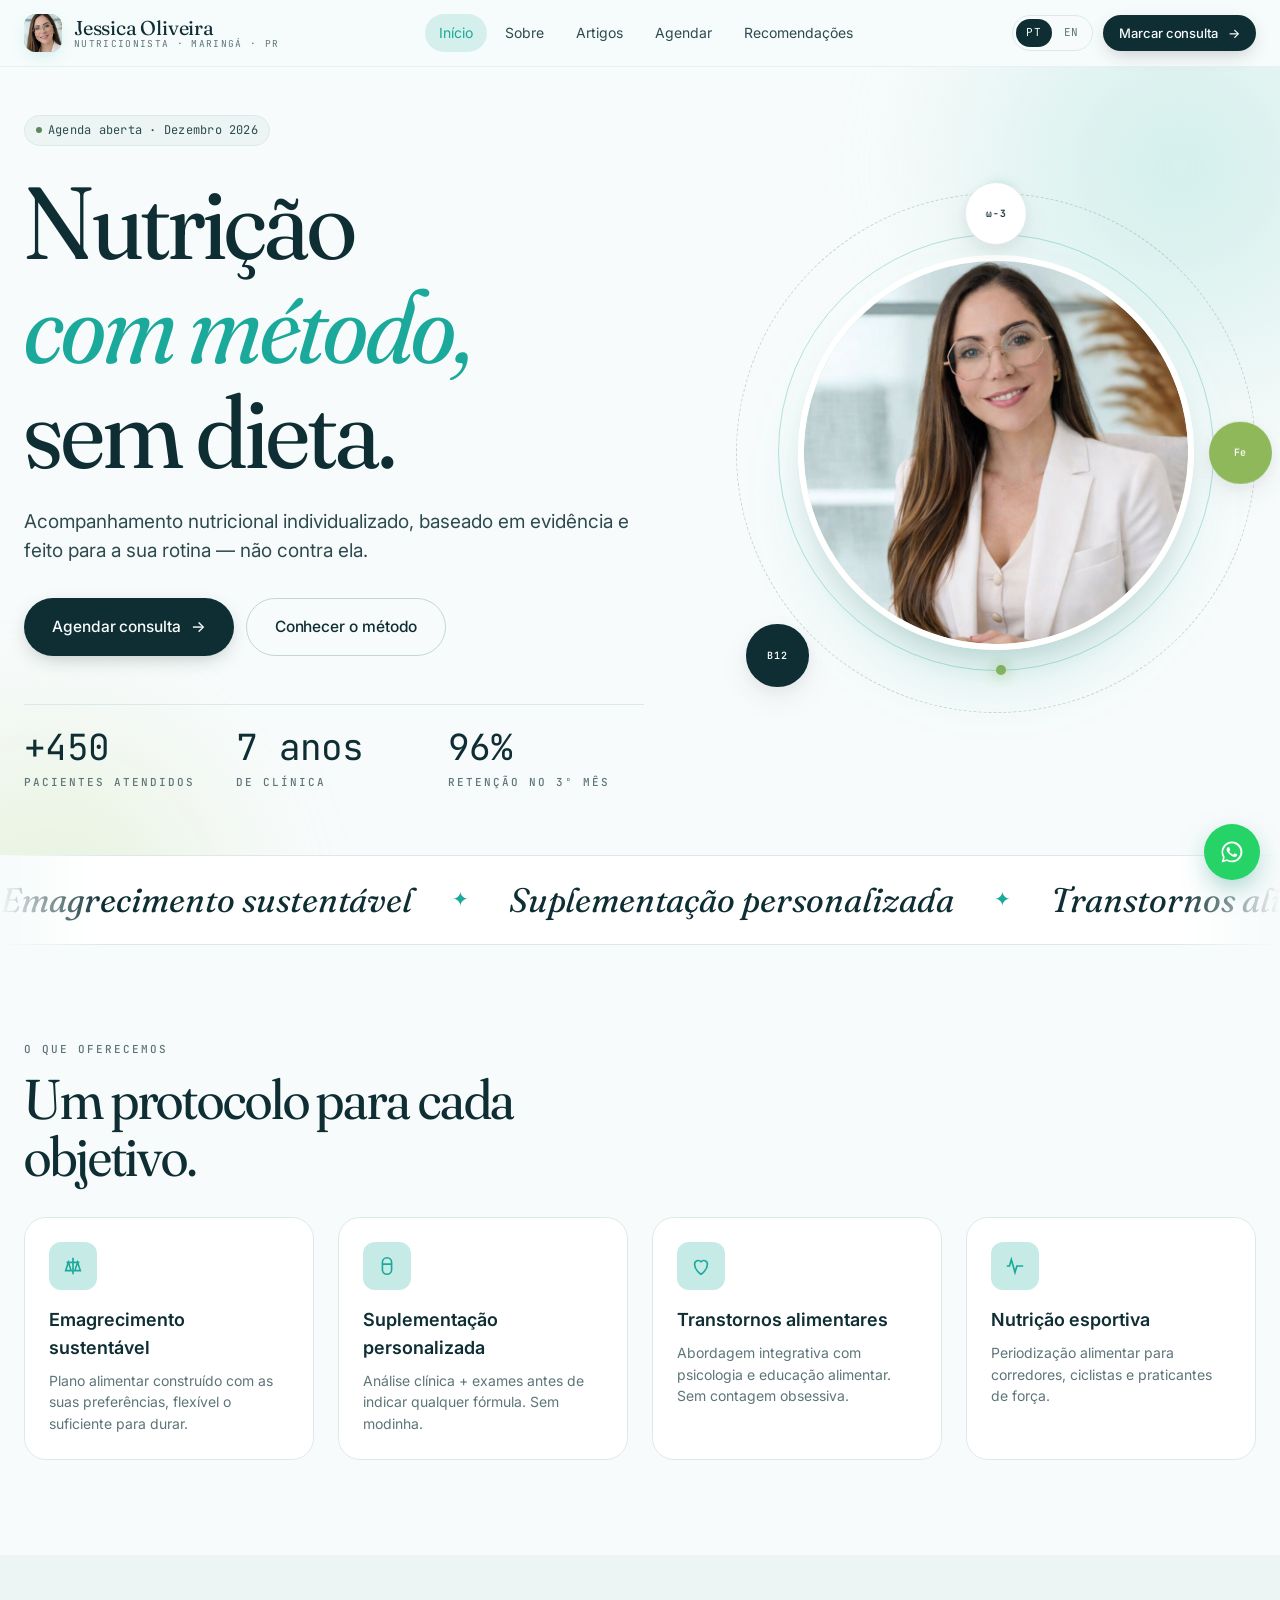
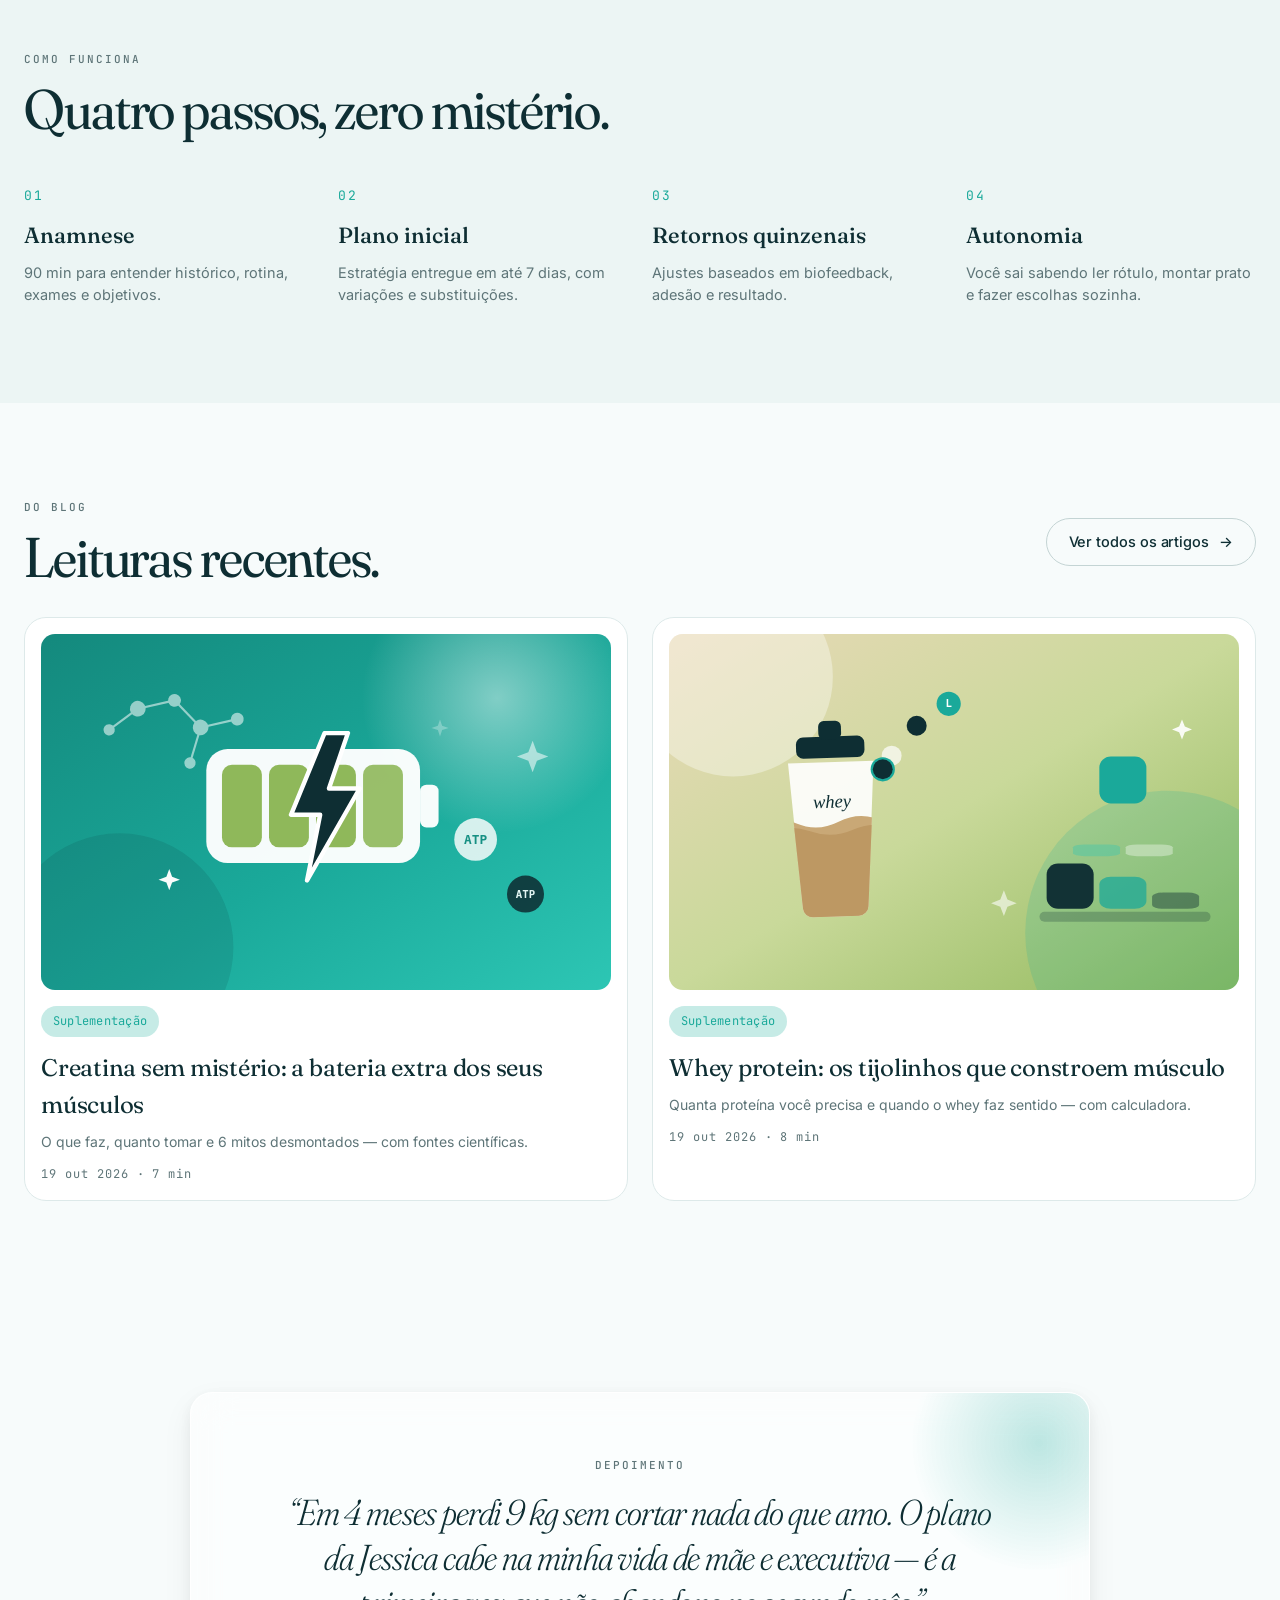
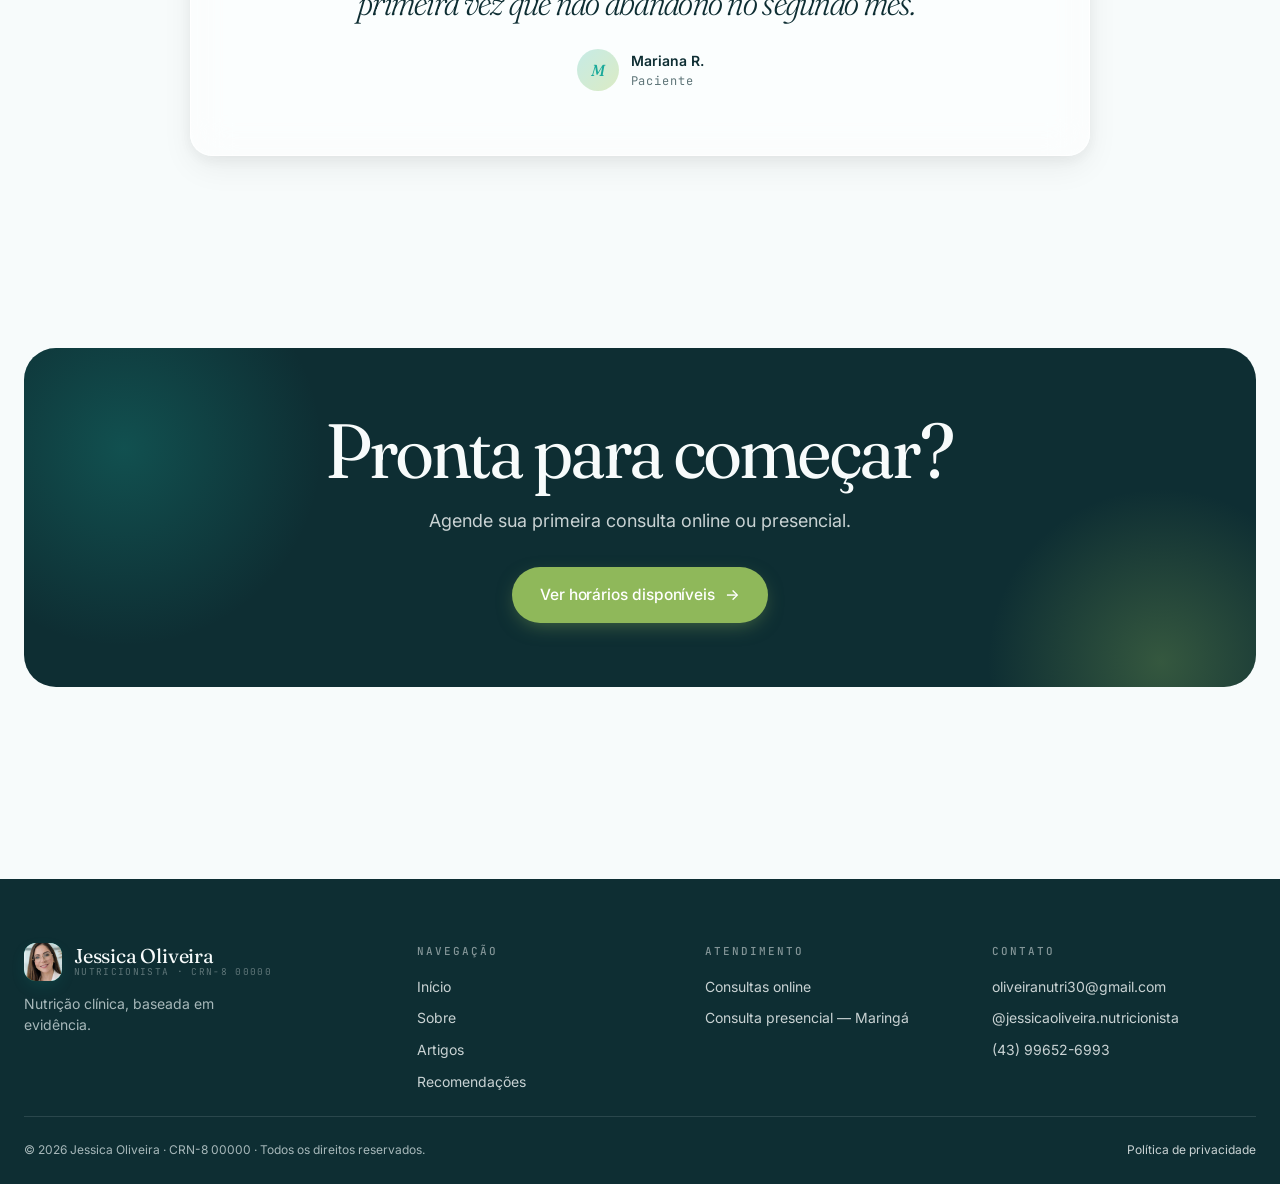
<file: index.html>
<!DOCTYPE html>
<html lang="pt-BR">
<head>
<meta charset="UTF-8">
<meta name="viewport" content="width=device-width, initial-scale=1.0">
<title>Jessica Oliveira · Nutricionista em Maringá</title>
<meta name="description" content="Nutrição clínica, esportiva e comportamental. Atendimento online e presencial em Maringá - PR.">
<meta name="robots" content="noindex"><!-- REMOVER no lançamento -->
<meta property="og:title" content="Jessica Oliveira · Nutricionista">
<meta property="og:description" content="Nutrição com método, sem dieta. Atendimento online e presencial em Maringá - PR.">
<meta property="og:type" content="website">
<link rel="icon" href="assets/favicon.svg" type="image/svg+xml">
<link rel="stylesheet" href="assets/styles.css">
</head>
<body data-page="home">

<div id="site-nav"></div>

<!-- TOPO -->
<section class="section" style="padding-top: var(--s-7); padding-bottom: var(--s-8); position: relative; overflow: hidden;">
  <div class="blob" aria-hidden="true" style="position:absolute;top:-200px;right:-200px;width:600px;height:600px;border-radius:50%;background:radial-gradient(circle,color-mix(in oklab, var(--primary-soft) 80%, transparent),transparent 70%);filter:blur(40px);pointer-events:none"></div>
  <div class="blob b2" aria-hidden="true" style="position:absolute;bottom:-300px;left:-200px;width:500px;height:500px;border-radius:50%;background:radial-gradient(circle,color-mix(in oklab, var(--accent-soft) 60%, transparent),transparent 70%);filter:blur(40px);pointer-events:none"></div>

  <div class="container" style="position:relative">
    <div class="split" style="grid-template-columns:1.1fr 1fr">
      <div data-reveal>
        <div class="chip" style="margin-bottom:var(--s-5)">
          <span class="chip-dot"></span>
          <span data-i18n="hero.status">Agenda aberta</span>
        </div>
        <h1 class="display display-xl hero-title" style="margin-bottom:var(--s-5)">
          <span data-i18n="hero.title.a">Nutrição</span>
          <span style="font-style:italic;color:var(--primary)" data-i18n="hero.title.b">com método,</span><br>
          <span data-i18n="hero.title.c">sem dieta.</span>
        </h1>
        <p style="font-size:19px;max-width:52ch;margin-bottom:var(--s-6);color:var(--ink-2)" data-i18n="hero.sub">
          Acompanhamento nutricional individualizado, baseado em evidência e feito para a sua rotina — não contra ela.
        </p>
        <div class="flex gap-3" style="flex-wrap:wrap">
          <a href="agendamento.html" class="btn btn-primary btn-lg">
            <span data-i18n="hero.cta.primary">Agendar consulta</span>
            <span class="arrow">→</span>
          </a>
          <a href="#method" class="btn btn-ghost btn-lg">
            <span data-i18n="hero.cta.secondary">Conhecer o método</span>
          </a>
        </div>

        <!-- Números (A CONFIRMAR) -->
        <div style="display:grid;grid-template-columns:repeat(3,1fr);gap:var(--s-4);margin-top:var(--s-7);padding-top:var(--s-5);border-top:1px solid var(--line)">
          <div>
            <div class="num-mono display display-sm" data-countup data-i18n="hero.stat.1.v">+450</div>
            <div class="eyebrow mt-2" data-i18n="hero.stat.1.l">Pacientes atendidos</div>
          </div>
          <div>
            <div class="num-mono display display-sm" data-countup data-i18n="hero.stat.2.v">7 anos</div>
            <div class="eyebrow mt-2" data-i18n="hero.stat.2.l">De clínica</div>
          </div>
          <div>
            <div class="num-mono display display-sm" data-countup data-i18n="hero.stat.3.v">96%</div>
            <div class="eyebrow mt-2" data-i18n="hero.stat.3.l">Retenção no 3º mês</div>
          </div>
        </div>
      </div>

      <!-- Foto + órbita -->
      <div data-reveal style="position:relative">
        <div class="orb-stage" style="max-width:520px;margin-left:auto">
          <div class="orb-ring"></div>
          <div class="orb-ring orb-ring-2"></div>
          <div class="orb-core">
            <img src="assets/jessica-quadrada.jpg" alt="Jessica Oliveira, nutricionista" onerror="this.remove()">
          </div>
          <div class="orb-satellite s1">ω-3</div>
          <div class="orb-satellite s2">Fe</div>
          <div class="orb-satellite s3">B12</div>
        </div>
      </div>
    </div>
  </div>
</section>

<!-- FAIXA ROLANDO (itens duplicados para o loop ficar contínuo) -->
<div class="marquee" aria-hidden="true">
  <div class="marquee-track">
    <span>Emagrecimento sustentável</span><i>✦</i><span>Suplementação personalizada</span><i>✦</i><span>Transtornos alimentares</span><i>✦</i><span>Nutrição esportiva</span><i>✦</i><span>Online e presencial em Maringá</span><i>✦</i>
    <span>Emagrecimento sustentável</span><i>✦</i><span>Suplementação personalizada</span><i>✦</i><span>Transtornos alimentares</span><i>✦</i><span>Nutrição esportiva</span><i>✦</i><span>Online e presencial em Maringá</span><i>✦</i>
  </div>
</div>

<!-- O QUE OFERECEMOS -->
<section class="section">
  <div class="container">
    <div style="max-width:600px;margin-bottom:var(--s-6)" data-reveal>
      <div class="eyebrow mb-3" data-i18n="hl.eyebrow">O que oferecemos</div>
      <h2 class="display display-md" data-i18n="hl.title">Um protocolo para cada objetivo.</h2>
    </div>

    <div class="grid grid-4" data-reveal-stagger>
      <div class="card tilt" data-reveal>
        <div class="flex-center" style="width:48px;height:48px;border-radius:12px;background:var(--primary-soft);color:var(--primary);margin-bottom:var(--s-4)">
          <svg width="22" height="22" viewBox="0 0 24 24" fill="none" stroke="currentColor" stroke-width="1.8"><path d="M12 3v18M5 8l14 0M7 8l-3 9h6l-3-9zM17 8l-3 9h6l-3-9z"/></svg>
        </div>
        <h3 style="font-size:18px;font-weight:600;margin-bottom:8px" data-i18n="hl.1.t">Emagrecimento sustentável</h3>
        <p style="color:var(--ink-3);font-size:14px" data-i18n="hl.1.d">Plano alimentar construído com as suas preferências, flexível o suficiente para durar.</p>
      </div>
      <div class="card tilt" data-reveal>
        <div class="flex-center" style="width:48px;height:48px;border-radius:12px;background:var(--primary-soft);color:var(--primary);margin-bottom:var(--s-4)">
          <svg width="22" height="22" viewBox="0 0 24 24" fill="none" stroke="currentColor" stroke-width="1.8"><rect x="7" y="3" width="10" height="18" rx="5"/><path d="M7 10h10"/></svg>
        </div>
        <h3 style="font-size:18px;font-weight:600;margin-bottom:8px" data-i18n="hl.2.t">Suplementação personalizada</h3>
        <p style="color:var(--ink-3);font-size:14px" data-i18n="hl.2.d">Análise clínica + exames antes de indicar qualquer fórmula. Sem modinha.</p>
      </div>
      <div class="card tilt" data-reveal>
        <div class="flex-center" style="width:48px;height:48px;border-radius:12px;background:var(--primary-soft);color:var(--primary);margin-bottom:var(--s-4)">
          <svg width="22" height="22" viewBox="0 0 24 24" fill="none" stroke="currentColor" stroke-width="1.8"><path d="M12 21s-7-4.5-7-11a4 4 0 0 1 7-2.6A4 4 0 0 1 19 10c0 6.5-7 11-7 11z"/></svg>
        </div>
        <h3 style="font-size:18px;font-weight:600;margin-bottom:8px" data-i18n="hl.3.t">Transtornos alimentares</h3>
        <p style="color:var(--ink-3);font-size:14px" data-i18n="hl.3.d">Abordagem integrativa com psicologia e educação alimentar. Sem contagem obsessiva.</p>
      </div>
      <div class="card tilt" data-reveal>
        <div class="flex-center" style="width:48px;height:48px;border-radius:12px;background:var(--primary-soft);color:var(--primary);margin-bottom:var(--s-4)">
          <svg width="22" height="22" viewBox="0 0 24 24" fill="none" stroke="currentColor" stroke-width="1.8"><path d="M3 12h3l2-7 4 14 2-7h7"/></svg>
        </div>
        <h3 style="font-size:18px;font-weight:600;margin-bottom:8px" data-i18n="hl.4.t">Nutrição esportiva</h3>
        <p style="color:var(--ink-3);font-size:14px" data-i18n="hl.4.d">Periodização alimentar para corredores, ciclistas e praticantes de força.</p>
      </div>
    </div>
  </div>
</section>

<!-- COMO FUNCIONA -->
<section class="section" id="method" style="background:var(--bg-2)">
  <div class="container">
    <div style="max-width:600px;margin-bottom:var(--s-7)" data-reveal>
      <div class="eyebrow mb-3" data-i18n="mt.eyebrow">Como funciona</div>
      <h2 class="display display-md" data-i18n="mt.title">Quatro passos, zero mistério.</h2>
    </div>

    <div class="grid grid-4" data-reveal-stagger>
      <div data-reveal>
        <div class="num-mono" style="font-size:13px;color:var(--primary);letter-spacing:0.14em;margin-bottom:var(--s-3)">01</div>
        <h3 style="font-size:22px;font-weight:500;font-family:var(--ff-display);margin-bottom:10px" data-i18n="mt.1.t">Anamnese</h3>
        <p style="font-size:14.5px;color:var(--ink-3)" data-i18n="mt.1.d">90 min para entender histórico, rotina, exames e objetivos.</p>
      </div>
      <div data-reveal>
        <div class="num-mono" style="font-size:13px;color:var(--primary);letter-spacing:0.14em;margin-bottom:var(--s-3)">02</div>
        <h3 style="font-size:22px;font-weight:500;font-family:var(--ff-display);margin-bottom:10px" data-i18n="mt.2.t">Plano inicial</h3>
        <p style="font-size:14.5px;color:var(--ink-3)" data-i18n="mt.2.d">Estratégia entregue em até 7 dias, com variações e substituições.</p>
      </div>
      <div data-reveal>
        <div class="num-mono" style="font-size:13px;color:var(--primary);letter-spacing:0.14em;margin-bottom:var(--s-3)">03</div>
        <h3 style="font-size:22px;font-weight:500;font-family:var(--ff-display);margin-bottom:10px" data-i18n="mt.3.t">Retornos quinzenais</h3>
        <p style="font-size:14.5px;color:var(--ink-3)" data-i18n="mt.3.d">Ajustes baseados em biofeedback, adesão e resultado.</p>
      </div>
      <div data-reveal>
        <div class="num-mono" style="font-size:13px;color:var(--primary);letter-spacing:0.14em;margin-bottom:var(--s-3)">04</div>
        <h3 style="font-size:22px;font-weight:500;font-family:var(--ff-display);margin-bottom:10px" data-i18n="mt.4.t">Autonomia</h3>
        <p style="font-size:14.5px;color:var(--ink-3)" data-i18n="mt.4.d">Você sai sabendo ler rótulo, montar prato e fazer escolhas sozinha.</p>
      </div>
    </div>
  </div>
</section>

<!-- ARTIGOS -->
<section class="section">
  <div class="container">
    <div class="flex-between" style="margin-bottom:var(--s-6);flex-wrap:wrap;gap:var(--s-3)" data-reveal>
      <div>
        <div class="eyebrow mb-3" data-i18n="ar.eyebrow">Do blog</div>
        <h2 class="display display-md" data-i18n="ar.title">Leituras recentes.</h2>
      </div>
      <a href="blog.html" class="btn btn-ghost"><span data-i18n="ar.all">Ver todos os artigos</span> <span class="arrow">→</span></a>
    </div>

    <div class="grid grid-2" data-reveal-stagger>
      <a href="artigo-creatina.html" class="card tilt" data-reveal style="display:block;padding:var(--s-4)">
        <div style="aspect-ratio:16/10;border-radius:var(--r);margin-bottom:var(--s-4);overflow:hidden"><img src="assets/artigos/creatina-capa.svg" alt="Ilustração: creatina recarregando a bateria do músculo" style="width:100%;height:100%;object-fit:cover"></div>
        <div class="chip chip-primary mb-3">Suplementação</div>
        <h3 style="font-family:var(--ff-display);font-size:24px;font-weight:400;letter-spacing:-0.01em;margin-bottom:8px">Creatina sem mistério: a bateria extra dos seus músculos</h3>
        <p style="color:var(--ink-3);font-size:14px;margin-bottom:var(--s-3)">O que faz, quanto tomar e 6 mitos desmontados — com fontes científicas.</p>
        <div class="label-mono">19 out 2026 · 7 min</div>
      </a>
      <a href="artigo-whey-protein.html" class="card tilt" data-reveal style="display:block;padding:var(--s-4)">
        <div style="aspect-ratio:16/10;border-radius:var(--r);margin-bottom:var(--s-4);overflow:hidden"><img src="assets/artigos/whey-capa.svg" alt="Ilustração: whey construindo blocos de músculo" style="width:100%;height:100%;object-fit:cover"></div>
        <div class="chip chip-primary mb-3">Suplementação</div>
        <h3 style="font-family:var(--ff-display);font-size:24px;font-weight:400;letter-spacing:-0.01em;margin-bottom:8px">Whey protein: os tijolinhos que constroem músculo</h3>
        <p style="color:var(--ink-3);font-size:14px;margin-bottom:var(--s-3)">Quanta proteína você precisa e quando o whey faz sentido — com calculadora.</p>
        <div class="label-mono">19 out 2026 · 8 min</div>
      </a>
    </div>
  </div>
</section>

<!-- DEPOIMENTO (A CONFIRMAR: usar um depoimento real e autorizado) -->
<section class="section">
  <div class="container">
    <div class="glass pad-box" style="text-align:center;max-width:900px;margin:0 auto;position:relative;overflow:hidden" data-reveal>
      <div aria-hidden="true" style="position:absolute;top:-80px;right:-80px;width:260px;height:260px;border-radius:50%;background:radial-gradient(circle,var(--primary-glow),transparent 70%)"></div>
      <div class="eyebrow mb-4" data-i18n="tm.eyebrow">Depoimento</div>
      <blockquote class="display display-sm" style="font-style:italic;font-weight:300;line-height:1.25;max-width:720px;margin:0 auto var(--s-5)" data-i18n="tm.quote">
        “Em 4 meses perdi 9 kg sem cortar nada do que amo.”
      </blockquote>
      <div class="flex-center gap-3">
        <div class="avatar" style="width:42px;height:42px;font-size:16px">M</div>
        <div style="text-align:left">
          <div style="font-weight:600;font-size:14px;color:var(--ink)" data-i18n="tm.author">Mariana R.</div>
          <div class="label-mono" data-i18n="tm.role">Paciente</div>
        </div>
      </div>
    </div>
  </div>
</section>

<!-- CHAMADA FINAL -->
<section class="section">
  <div class="container">
    <div class="pad-box" style="background:var(--ink);color:var(--bg);border-radius:var(--r-xl);text-align:center;position:relative;overflow:hidden" data-reveal>
      <div aria-hidden="true" style="position:absolute;top:-100px;left:-100px;width:400px;height:400px;border-radius:50%;background:radial-gradient(circle,var(--primary-glow),transparent 70%);pointer-events:none"></div>
      <div aria-hidden="true" style="position:absolute;bottom:-150px;right:-80px;width:350px;height:350px;border-radius:50%;background:radial-gradient(circle,rgba(143,184,90,0.3),transparent 70%);pointer-events:none"></div>
      <div style="position:relative">
        <h2 class="display display-lg" style="color:var(--bg);margin-bottom:var(--s-4)" data-i18n="cta.title">Pronta para começar?</h2>
        <p style="font-size:18px;opacity:0.8;margin-bottom:var(--s-6)" data-i18n="cta.sub">Agende sua primeira consulta online ou presencial.</p>
        <a href="agendamento.html" class="btn btn-accent btn-lg">
          <span data-i18n="cta.button">Ver horários disponíveis</span>
          <span class="arrow">→</span>
        </a>
      </div>
    </div>
  </div>
</section>

<div id="site-footer"></div>

<script src="assets/site.js"></script>
<script src="assets/i18n.js"></script>
<script src="assets/app.js"></script>
</body>
</html>
</file>
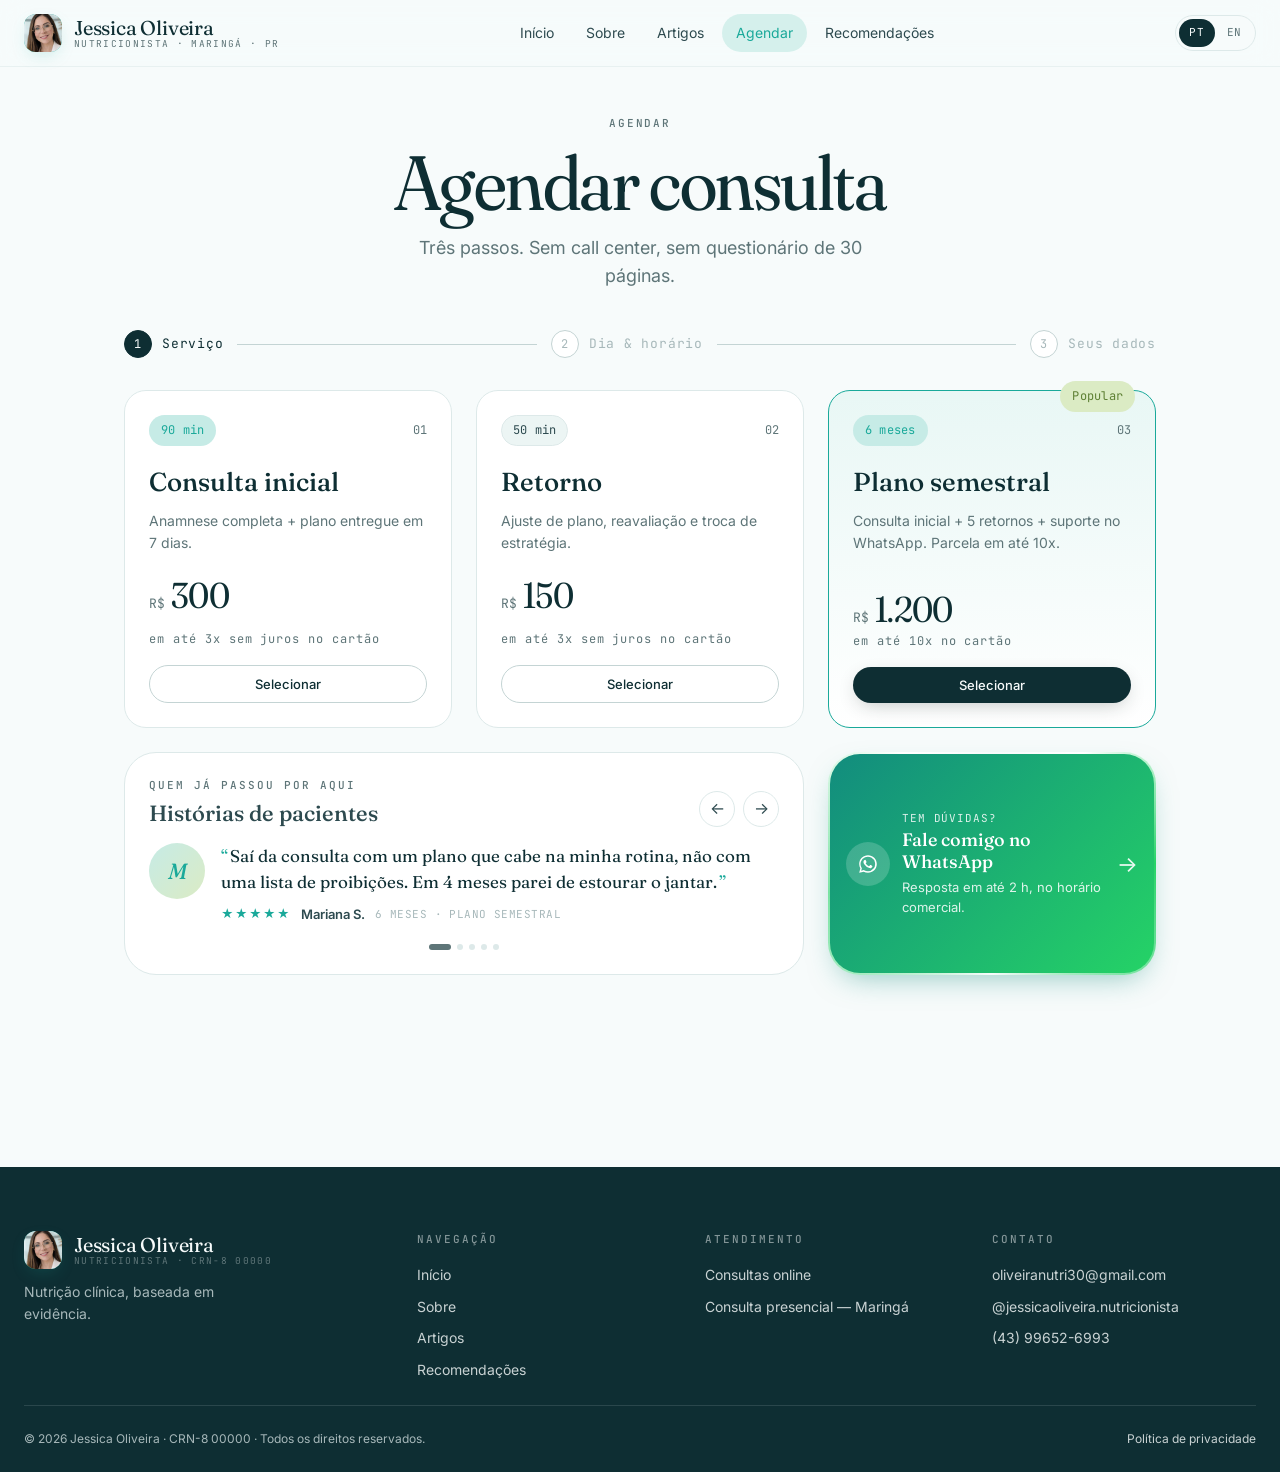
<file: agendamento.html>
<!DOCTYPE html>
<html lang="pt-BR">
<head>
<meta charset="UTF-8">
<meta name="viewport" content="width=device-width, initial-scale=1.0">
<title>Agendar consulta · Jessica Oliveira, Nutricionista</title>
<meta name="description" content="Agende sua consulta de nutrição online ou presencial em Maringá - PR.">
<meta name="robots" content="noindex"><!-- REMOVER no lançamento -->
<link rel="icon" href="assets/favicon.svg" type="image/svg+xml">
<link rel="stylesheet" href="assets/styles.css">
<style>
  .stepper { display:flex; gap:0; align-items:center; margin-bottom: var(--s-6); }
  .step-node { display:flex; align-items:center; gap:10px; color:var(--ink-4); font-size:13px; font-family:var(--ff-mono); letter-spacing:0.06em; }
  .step-node .num { width:28px;height:28px;border-radius:50%;border:1px solid var(--line-2);display:grid;place-items:center;font-size:12px;background:var(--bg-3); flex:none; }
  .step-node.active { color:var(--ink); }
  .step-node.active .num { background:var(--ink); color:var(--bg); border-color:var(--ink); }
  .step-node.done .num { background:var(--primary); color:#fff; border-color:var(--primary); }
  .step-node.done { color:var(--primary); }
  .step-line { flex:1; height:1px; background:var(--line-2); margin: 0 14px; min-width: 20px; }
  @media (max-width: 560px) {
    .step-node .lbl { display:none; }
    .step-node.active .lbl { display:inline; }
    .step-line { margin: 0 8px; }
  }

  .service-card { padding: var(--s-5); border: 1px solid var(--line); border-radius: var(--r-lg); background: var(--bg-3); cursor: pointer; transition: all 0.2s var(--ease); display:flex;flex-direction:column; height:100%; position:relative; }
  .service-card:hover { border-color: var(--line-2); transform: translateY(-2px); box-shadow: var(--shadow); }
  .service-card.selected { border-color: var(--primary); box-shadow: 0 0 0 3px color-mix(in oklab, var(--primary) 18%, transparent), var(--shadow); background: color-mix(in oklab, var(--primary-soft) 30%, var(--bg-3)); }

  .cal-grid { display:grid; grid-template-columns: repeat(7, 1fr); gap: 6px; }
  .cal-head { font-family: var(--ff-mono); font-size: 11px; letter-spacing:0.08em; color:var(--ink-3); text-align:center; padding: 6px 0; }
  .cal-day { aspect-ratio: 1; display:grid; place-items:center; border-radius: 10px; font-size: 14px; font-family: var(--ff-mono); cursor: pointer; transition: all 0.15s var(--ease); background: transparent; color: var(--ink-2); border:1px solid transparent; }
  .cal-day.empty { visibility: hidden; pointer-events: none; }
  .cal-day.disabled { color: var(--ink-4); cursor: not-allowed; }
  .cal-day.avail:hover { background: var(--bg-2); border-color: var(--line-2); }
  .cal-day.selected { background: var(--ink); color: var(--bg); font-weight: 600; }
  .cal-day.today { border-color: var(--primary); }

  .time-slot { padding: 10px 12px; background: var(--bg-3); border: 1px solid var(--line); border-radius: var(--r); font-size: 14px; font-family: var(--ff-mono); cursor: pointer; transition: all 0.15s; }
  .time-slot:hover { border-color: var(--line-2); }
  .time-slot.selected { background: var(--ink); color: var(--bg); border-color: var(--ink); }

  .services-layout { display: grid; grid-template-columns: repeat(3, 1fr); gap: var(--s-5); }
  @media (max-width: 880px) {
    .services-layout { grid-template-columns: 1fr; }
    .services-layout > * { grid-column: 1 / -1 !important; grid-row: auto !important; }
  }

  /* Depoimentos */
  .testimonial-carousel { background: var(--bg-3); border: 1px solid var(--line); border-radius: var(--r-xl); padding: var(--s-5); display: flex; flex-direction: column; gap: var(--s-4); overflow: hidden; }
  .tcarousel-head { display: flex; justify-content: space-between; align-items: flex-end; gap: var(--s-3); }
  .tcarousel-controls { display:flex; gap: 8px; }
  .tcbtn { width: 36px; height: 36px; border-radius: 50%; border: 1px solid var(--line); background: var(--bg-3); color: var(--ink-2); font-size: 16px; display:flex; align-items:center; justify-content:center; transition: all 200ms ease; }
  .tcbtn:hover { background: var(--ink); color: var(--bg); border-color: var(--ink); }
  .tcarousel-viewport { overflow: hidden; }
  .tcarousel-track { display: flex; gap: var(--s-4); transition: transform 600ms cubic-bezier(0.22, 1, 0.36, 1); will-change: transform; }
  .tslide { flex: 0 0 100%; min-width: 0; display: grid; grid-template-columns: auto 1fr; gap: var(--s-4); align-items: start; }
  .tslide .avatar { width: 56px; height: 56px; font-size: 22px; }
  .tslide-quote { font-family: var(--ff-display); font-size: 17px; line-height: 1.5; color: var(--ink); font-weight: 400; text-wrap: pretty; }
  .tslide-quote::before { content: '“'; color: var(--primary); margin-right: 2px; }
  .tslide-quote::after { content: '”'; color: var(--primary); margin-left: 2px; }
  .tslide-meta { margin-top: 10px; display: flex; align-items: center; gap: 10px; font-size: 13px; flex-wrap: wrap; }
  .tslide-name { font-weight: 600; color: var(--ink-2); }
  .tslide-detail { color: var(--ink-4); font-family: var(--ff-mono); font-size: 11px; letter-spacing: 0.04em; text-transform: uppercase; }
  .tslide-stars { color: var(--primary); letter-spacing: 1px; font-size: 12px; }
  .tcarousel-dots { display: flex; gap: 6px; justify-content: center; padding-top: 4px; }
  .tcdot { width: 6px; height: 6px; border-radius: 50%; background: var(--line); border: none; padding: 0; transition: all 250ms ease; }
  .tcdot.active { background: var(--ink-3); width: 22px; border-radius: 3px; }

  /* WhatsApp */
  @property --wa-angle { syntax: '<angle>'; initial-value: 0deg; inherits: false; }
  .wa-cta {
    display: flex; align-items: center; gap: var(--s-3); padding: var(--s-4);
    color: white; border-radius: var(--r-xl); position: relative; overflow: hidden;
    box-shadow: 0 12px 30px -12px rgba(18,140,126,0.5);
    transition: transform 250ms ease, box-shadow 250ms ease;
    background:
      linear-gradient(135deg, #128C7E 0%, #25D366 100%) padding-box,
      conic-gradient(from var(--wa-angle), rgba(255,255,255,0) 0deg, rgba(255,255,255,0.95) 40deg, #25D366 90deg, rgba(255,255,255,0) 180deg, rgba(37,211,102,0.6) 260deg, rgba(255,255,255,0.95) 320deg, rgba(255,255,255,0) 360deg) border-box;
    border: 2px solid transparent;
    animation: wa-spin 4s linear infinite;
  }
  @keyframes wa-spin { to { --wa-angle: 360deg; } }
  .wa-cta:hover { transform: translateY(-2px); box-shadow: 0 16px 40px -12px rgba(18,140,126,0.65); }
  .wa-cta:hover .wa-arrow { transform: translateX(4px); }
  .wa-icon { width: 44px; height: 44px; border-radius: 50%; background: rgba(255,255,255,0.18); display: flex; align-items: center; justify-content: center; flex-shrink: 0; }
  .wa-arrow { font-size: 22px; transition: transform 250ms ease; opacity: 0.9; }
</style>
</head>
<body data-page="agendar">

<div id="site-nav"></div>

<section class="section" style="padding-top:var(--s-7);padding-bottom:var(--s-5)">
  <div class="container" style="max-width:900px;text-align:center" data-reveal>
    <div class="eyebrow mb-3" data-i18n="nav.booking">Agendar</div>
    <h1 class="display display-lg" style="margin-bottom:var(--s-3)" data-i18n="bk.title">Agendar consulta</h1>
    <p style="font-size:18px;color:var(--ink-3);max-width:44ch;margin:0 auto" data-i18n="bk.sub">Três passos. Sem call center, sem questionário de 30 páginas.</p>
  </div>
</section>

<section class="section" style="padding-top: var(--s-4)">
  <div class="container" style="max-width:1080px">

    <div class="stepper" id="stepper">
      <div class="step-node active" data-step="1"><span class="num">1</span><span class="lbl" data-i18n="bk.step.1">Serviço</span></div>
      <div class="step-line"></div>
      <div class="step-node" data-step="2"><span class="num">2</span><span class="lbl" data-i18n="bk.step.2">Dia & horário</span></div>
      <div class="step-line"></div>
      <div class="step-node" data-step="3"><span class="num">3</span><span class="lbl" data-i18n="bk.step.3">Seus dados</span></div>
    </div>

    <!-- PASSO 1: SERVIÇO (preços em assets/site.js) -->
    <div id="step-1" class="step-panel">
      <div class="services-layout" data-reveal-stagger>
        <div class="service-card tilt" data-service="inicial" data-reveal>
          <div class="flex-between mb-4">
            <div class="chip chip-primary" data-i18n="bk.s.1.dur">90 min</div>
            <div class="num-mono" style="font-size:12px;color:var(--ink-3)">01</div>
          </div>
          <h3 style="font-family:var(--ff-display);font-size:26px;font-weight:500;margin-bottom:8px" data-i18n="bk.s.1.t">Consulta inicial</h3>
          <p style="color:var(--ink-3);font-size:14px;margin-bottom:var(--s-5);flex:1" data-i18n="bk.s.1.d">Anamnese completa + plano entregue em 7 dias.</p>
          <div style="display:flex;align-items:baseline;gap:6px;margin-bottom:var(--s-4)">
            <span class="num-mono" style="font-size:13px;color:var(--ink-3)">R$</span>
            <span class="display" style="font-size:36px;color:var(--ink)" data-price-of="inicial">—</span>
          </div>
          <div class="label-mono" style="margin-bottom:var(--s-4)" data-i18n="bk.installments.3x">em até 3x sem juros no cartão</div>
          <button class="btn btn-ghost btn-sm" style="width:100%;justify-content:center"><span data-i18n="bk.select">Selecionar</span></button>
        </div>

        <div class="service-card tilt" data-service="retorno" data-reveal>
          <div class="flex-between mb-4">
            <div class="chip" data-i18n="bk.s.2.dur">50 min</div>
            <div class="num-mono" style="font-size:12px;color:var(--ink-3)">02</div>
          </div>
          <h3 style="font-family:var(--ff-display);font-size:26px;font-weight:500;margin-bottom:8px" data-i18n="bk.s.2.t">Retorno</h3>
          <p style="color:var(--ink-3);font-size:14px;margin-bottom:var(--s-5);flex:1" data-i18n="bk.s.2.d">Ajuste de plano, reavaliação e troca de estratégia.</p>
          <div style="display:flex;align-items:baseline;gap:6px;margin-bottom:var(--s-4)">
            <span class="num-mono" style="font-size:13px;color:var(--ink-3)">R$</span>
            <span class="display" style="font-size:36px;color:var(--ink)" data-price-of="retorno">—</span>
          </div>
          <div class="label-mono" style="margin-bottom:var(--s-4)" data-i18n="bk.installments.3x">em até 3x sem juros no cartão</div>
          <button class="btn btn-ghost btn-sm" style="width:100%;justify-content:center"><span data-i18n="bk.select">Selecionar</span></button>
        </div>

        <div class="service-card tilt" data-service="plano" data-reveal style="border-color:var(--primary);background:linear-gradient(180deg,color-mix(in oklab, var(--primary-soft) 40%, var(--bg-3)),var(--bg-3))">
          <div style="position:absolute;top:-10px;right:20px" class="chip chip-accent">Popular</div>
          <div class="flex-between mb-4">
            <div class="chip chip-primary" data-i18n="bk.s.3.dur">6 meses</div>
            <div class="num-mono" style="font-size:12px;color:var(--ink-3)">03</div>
          </div>
          <h3 style="font-family:var(--ff-display);font-size:26px;font-weight:500;margin-bottom:8px" data-i18n="bk.s.3.t">Plano semestral</h3>
          <p style="color:var(--ink-3);font-size:14px;margin-bottom:var(--s-5);flex:1" data-i18n="bk.s.3.d">Consulta inicial + 5 retornos + suporte no WhatsApp. Parcela em até 10x.</p>
          <div style="display:flex;align-items:baseline;gap:6px;margin-bottom:4px">
            <span class="num-mono" style="font-size:13px;color:var(--ink-3)">R$</span>
            <span class="display" style="font-size:36px;color:var(--ink)" data-price-of="plano">—</span>
          </div>
          <div class="label-mono" style="margin-bottom:var(--s-4)" data-i18n="bk.installments">em até 10x no cartão</div>
          <button class="btn btn-primary btn-sm" style="width:100%;justify-content:center"><span data-i18n="bk.select">Selecionar</span></button>
        </div>

        <!-- Depoimentos (A CONFIRMAR: trocar por depoimentos reais e autorizados) -->
        <div class="testimonial-carousel" id="tcarousel" style="grid-column: 1 / 3; grid-row: 2;">
          <div class="tcarousel-head">
            <div>
              <div class="eyebrow" style="margin-bottom:6px" data-i18n="bk.tm.eyebrow">Quem já passou por aqui</div>
              <div style="font-family:var(--ff-display);font-size:22px;font-weight:500;line-height:1.2" data-i18n="bk.tm.title">Histórias de pacientes</div>
            </div>
            <div class="tcarousel-controls">
              <button class="tcbtn" id="tc-prev" aria-label="Anterior">←</button>
              <button class="tcbtn" id="tc-next" aria-label="Próximo">→</button>
            </div>
          </div>
          <div class="tcarousel-viewport"><div class="tcarousel-track" id="tc-track"></div></div>
          <div class="tcarousel-dots" id="tc-dots"></div>
        </div>

        <a data-wa="Olá Jessica, gostaria de tirar uma dúvida sobre os planos." class="wa-cta" style="grid-column: 3; grid-row: 2;">
          <div class="wa-icon" aria-hidden="true">
            <svg viewBox="0 0 32 32" width="22" height="22" fill="currentColor"><path d="M16 3.2C8.9 3.2 3.2 8.9 3.2 16c0 2.3.6 4.5 1.7 6.4L3.2 28.8l6.6-1.7c1.9 1 4 1.6 6.2 1.6 7.1 0 12.8-5.7 12.8-12.8S23.1 3.2 16 3.2zm0 23.4c-2 0-3.9-.5-5.6-1.5l-.4-.2-3.9 1 1-3.8-.3-.4A10.6 10.6 0 1 1 16 26.6zm5.8-8c-.3-.2-1.9-.9-2.2-1-.3-.1-.5-.2-.7.2s-.8 1-1 1.2c-.2.2-.4.2-.7.1-.3-.2-1.4-.5-2.6-1.6-.9-.9-1.6-1.9-1.8-2.2-.2-.3 0-.5.1-.7l.5-.6c.2-.2.2-.3.3-.5.1-.2.1-.4 0-.6l-1-2.4c-.3-.6-.5-.5-.7-.5h-.6c-.2 0-.6.1-.9.4-.3.3-1.1 1.1-1.1 2.7s1.1 3.1 1.3 3.3c.2.2 2.2 3.4 5.4 4.8.8.3 1.4.5 1.8.7.8.2 1.5.2 2 .1.6-.1 1.9-.8 2.2-1.5.3-.7.3-1.4.2-1.5-.1-.1-.3-.2-.6-.4z"/></svg>
          </div>
          <div style="flex:1">
            <div style="font-size:11px;letter-spacing:0.08em;text-transform:uppercase;font-family:var(--ff-mono);opacity:0.85" data-i18n="bk.wa.eyebrow">Tem dúvidas?</div>
            <div style="font-family:var(--ff-display);font-size:18px;font-weight:500;line-height:1.2;margin-top:2px" data-i18n="bk.wa.title">Fale comigo no WhatsApp</div>
            <div style="font-size:13px;opacity:0.85;margin-top:4px" data-i18n="bk.wa.sub">Resposta em até 2 h, no horário comercial.</div>
          </div>
          <div class="wa-arrow" aria-hidden="true">→</div>
        </a>
      </div>
    </div>

    <!-- PASSO 2: DIA E HORÁRIO (dias/horários em assets/site.js) -->
    <div id="step-2" class="step-panel" style="display:none">
      <div class="split" style="grid-template-columns:1.1fr 1fr;gap:var(--s-6);align-items:start">
        <div class="card card-lg">
          <div class="flex-between mb-5">
            <button class="btn btn-ghost btn-sm" id="prev-month" aria-label="Mês anterior">←</button>
            <div class="display" id="month-label" style="font-size:22px;font-weight:500"></div>
            <button class="btn btn-ghost btn-sm" id="next-month" aria-label="Próximo mês">→</button>
          </div>
          <div class="cal-grid" id="cal-head"></div>
          <div class="cal-grid" id="cal-days" style="margin-top:4px"></div>
        </div>

        <div class="card card-lg">
          <div class="eyebrow mb-4" id="time-date-label" data-i18n="bk.pick.day">Escolha um dia →</div>
          <div id="time-panel">
            <div style="text-align:center;padding:var(--s-7) 0;color:var(--ink-4)">
              <svg width="44" height="44" viewBox="0 0 24 24" fill="none" stroke="currentColor" stroke-width="1.2" style="margin:0 auto var(--s-3)"><circle cx="12" cy="12" r="9"/><path d="M12 7v5l3 2"/></svg>
              <p style="font-size:14px" data-i18n="bk.pick.hint">Selecione uma data no calendário</p>
            </div>
          </div>
        </div>
      </div>

      <div class="flex-between mt-6">
        <button class="btn btn-ghost" onclick="goStep(1)">← <span data-i18n="bk.back">Voltar</span></button>
        <button class="btn btn-primary" id="to-step-3" disabled style="opacity:0.4;pointer-events:none"><span data-i18n="bk.next">Continuar</span> <span class="arrow">→</span></button>
      </div>
    </div>

    <!-- PASSO 3: DADOS -->
    <div id="step-3" class="step-panel" style="display:none">
      <div class="split" style="grid-template-columns:1.3fr 1fr;gap:var(--s-6);align-items:start">
        <div class="card card-lg">
          <div class="eyebrow mb-4" data-i18n="bk.step.3">Seus dados</div>
          <div class="grid grid-2" style="gap:var(--s-4)">
            <div class="field" style="grid-column:1/-1">
              <label for="f-name" data-i18n="bk.name">Nome completo</label>
              <input type="text" id="f-name" autocomplete="name" placeholder="Seu nome">
            </div>
            <div class="field">
              <label for="f-email" data-i18n="bk.email">E-mail</label>
              <input type="email" id="f-email" autocomplete="email" placeholder="voce@email.com">
            </div>
            <div class="field">
              <label for="f-phone" data-i18n="bk.phone">WhatsApp</label>
              <input type="tel" id="f-phone" autocomplete="tel" placeholder="(43) 99999-9999">
            </div>
            <div class="field" style="grid-column:1/-1">
              <label for="f-notes" data-i18n="bk.notes">Observações (opcional)</label>
              <textarea id="f-notes" rows="4" placeholder="Algo que eu deva saber antes da consulta?"></textarea>
            </div>
          </div>
        </div>

        <div class="glass" style="padding:var(--s-5)">
          <div class="eyebrow mb-4" data-i18n="bk.summary">Resumo</div>
          <div id="summary-body" style="display:flex;flex-direction:column;gap:var(--s-3)"></div>
          <hr class="divider">
          <button class="btn btn-primary btn-lg" id="confirm-btn" style="width:100%;justify-content:center"><span data-i18n="bk.confirm">Enviar pedido pelo WhatsApp</span></button>
          <p class="label-mono" style="margin-top:var(--s-3);text-align:center;line-height:1.5" data-i18n="bk.confirm.note">O horário fica confirmado quando a Jessica responder no WhatsApp.</p>
        </div>
      </div>

      <div class="flex-between mt-6">
        <button class="btn btn-ghost" onclick="goStep(2)">← <span data-i18n="bk.back">Voltar</span></button>
      </div>
    </div>

    <!-- ENVIADO -->
    <div id="step-success" class="step-panel" style="display:none">
      <div class="glass pad-box" style="text-align:center;max-width:620px;margin:0 auto">
        <div style="width:72px;height:72px;border-radius:50%;background:var(--primary);color:#fff;display:grid;place-items:center;margin:0 auto var(--s-5);font-size:32px">✓</div>
        <h2 class="display display-md" style="margin-bottom:var(--s-3)" data-i18n="bk.success.t">Pedido enviado!</h2>
        <p style="color:var(--ink-3);font-size:16px;max-width:40ch;margin:0 auto var(--s-5)" data-i18n="bk.success.d">Abrimos o WhatsApp com os seus dados.</p>
        <div id="success-summary" class="card" style="text-align:left;margin-bottom:var(--s-5)"></div>
        <div class="flex-center gap-3" style="flex-wrap:wrap">
          <a id="wa-again" class="btn btn-primary" target="_blank" rel="noopener"><span data-i18n="bk.success.again">Abrir WhatsApp de novo</span></a>
          <a href="index.html" class="btn btn-ghost">← <span data-i18n="nav.home">Início</span></a>
        </div>
      </div>
    </div>
  </div>
</section>

<div id="site-footer"></div>

<script src="assets/site.js"></script>
<script src="assets/i18n.js"></script>
<script src="assets/app.js"></script>

<script>
// ============== AGENDAMENTO ==============
const S = window.SITE;
const L = () => window.I18N?.lang || 'pt';
const T = (k) => window.I18N?.t(k) || k;
const state = { service: null, date: null, time: null };
const serviceKeys = { inicial: 'bk.s.1.t', retorno: 'bk.s.2.t', plano: 'bk.s.3.t' };
const brl = (v) => 'R$ ' + v.toLocaleString('pt-BR');

function goStep(n) {
  ['1', '2', '3', 'success'].forEach(s => {
    const el = document.getElementById('step-' + s);
    if (el) el.style.display = 'none';
  });
  document.getElementById('step-' + n).style.display = 'block';
  document.querySelectorAll('.step-node').forEach(node => {
    const s = parseInt(node.dataset.step);
    node.classList.remove('active', 'done');
    if (n === 'success') { node.classList.add('done'); return; }
    if (s < n) node.classList.add('done');
    if (s === n) node.classList.add('active');
  });
  window.scrollTo({ top: document.querySelector('.stepper').offsetTop - 90, behavior: 'smooth' });
}

document.querySelectorAll('.service-card').forEach(card => {
  card.addEventListener('click', () => {
    document.querySelectorAll('.service-card').forEach(c => c.classList.remove('selected'));
    card.classList.add('selected');
    state.service = card.dataset.service;
    setTimeout(() => goStep(2), 280);
  });
});

// ============== CALENDÁRIO ==============
const today = new Date(); today.setHours(0, 0, 0, 0);
const viewDate = new Date(today.getFullYear(), today.getMonth(), 1);
const maxDate = new Date(today); maxDate.setDate(maxDate.getDate() + 60);

function isAvailable(date) {
  return date > today && date <= maxDate && S.diasAtendimento.includes(date.getDay());
}

function renderCalendar() {
  const y = viewDate.getFullYear(), m = viewDate.getMonth();
  const loc = L() === 'pt' ? 'pt-BR' : 'en-US';
  const label = new Date(y, m, 1).toLocaleDateString(loc, { month: 'long', year: 'numeric' }).replace(' de ', ' ');
  document.getElementById('month-label').textContent = label.charAt(0).toUpperCase() + label.slice(1);
  const heads = L() === 'pt' ? ['D', 'S', 'T', 'Q', 'Q', 'S', 'S'] : ['S', 'M', 'T', 'W', 'T', 'F', 'S'];
  document.getElementById('cal-head').innerHTML = heads.map(h => `<div class="cal-head">${h}</div>`).join('');

  const first = new Date(y, m, 1).getDay();
  const days = new Date(y, m + 1, 0).getDate();
  const grid = document.getElementById('cal-days');
  grid.innerHTML = '';
  for (let i = 0; i < first; i++) {
    const d = document.createElement('div'); d.className = 'cal-day empty'; grid.appendChild(d);
  }
  for (let d = 1; d <= days; d++) {
    const dd = new Date(y, m, d);
    const btn = document.createElement('div');
    btn.className = 'cal-day';
    btn.textContent = d;
    if (dd.getTime() === today.getTime()) btn.classList.add('today');
    if (isAvailable(dd)) {
      btn.classList.add('avail');
      btn.addEventListener('click', () => selectDate(dd, btn));
    } else {
      btn.classList.add('disabled');
    }
    if (state.date && dd.getTime() === state.date.getTime()) btn.classList.add('selected');
    grid.appendChild(btn);
  }
  document.getElementById('prev-month').style.visibility =
    (y === today.getFullYear() && m === today.getMonth()) ? 'hidden' : 'visible';
  document.getElementById('next-month').style.visibility =
    (new Date(y, m + 1, 1) > maxDate) ? 'hidden' : 'visible';
}

function selectDate(date, btn) {
  document.querySelectorAll('.cal-day.selected').forEach(el => el.classList.remove('selected'));
  btn.classList.add('selected');
  state.date = date;
  state.time = null;
  setContinue(false);
  renderTimes();
}

function setContinue(on) {
  const cont = document.getElementById('to-step-3');
  cont.disabled = !on;
  cont.style.opacity = on ? '1' : '0.4';
  cont.style.pointerEvents = on ? 'auto' : 'none';
}

function fmtDate(d, withYear) {
  return d.toLocaleDateString(L() === 'pt' ? 'pt-BR' : 'en-US',
    Object.assign({ weekday: 'long', day: 'numeric', month: 'long' }, withYear ? { year: 'numeric' } : {}));
}

function renderTimes() {
  if (!state.date) return;
  const panel = document.getElementById('time-panel');
  const dateLbl = document.getElementById('time-date-label');
  dateLbl.removeAttribute('data-i18n');
  dateLbl.textContent = fmtDate(state.date);
  const mk = (list) => list.map(t =>
    `<button class="time-slot${state.time === t ? ' selected' : ''}" data-time="${t}">${t}</button>`).join('');
  panel.innerHTML = `
    <div class="label-mono mb-3">${T('bk.morning')}</div>
    <div style="display:grid;grid-template-columns:repeat(3,1fr);gap:8px;margin-bottom:var(--s-4)">${mk(S.horarios.manha)}</div>
    <div class="label-mono mb-3">${T('bk.afternoon')}</div>
    <div style="display:grid;grid-template-columns:repeat(3,1fr);gap:8px">${mk(S.horarios.tarde)}</div>`;
  panel.querySelectorAll('.time-slot').forEach(btn => {
    btn.addEventListener('click', () => {
      panel.querySelectorAll('.time-slot').forEach(b => b.classList.remove('selected'));
      btn.classList.add('selected');
      state.time = btn.dataset.time;
      setContinue(true);
    });
  });
}

document.getElementById('prev-month').addEventListener('click', () => { viewDate.setMonth(viewDate.getMonth() - 1); renderCalendar(); });
document.getElementById('next-month').addEventListener('click', () => { viewDate.setMonth(viewDate.getMonth() + 1); renderCalendar(); });
document.getElementById('to-step-3').addEventListener('click', () => { renderSummary(); goStep(3); });

function summaryRows() {
  const svc = S.servicos[state.service];
  return [
    ['Serviço', T(serviceKeys[state.service])],
    ['Data', fmtDate(state.date, true)],
    ['Horário', state.time],
    ['Duração', svc.duracao],
    ['Valor', brl(svc.preco)]
  ];
}

function renderSummary() {
  const rows = summaryRows();
  document.getElementById('summary-body').innerHTML = rows.map(([k, v], i) =>
    (i === rows.length - 1 ? '<hr class="divider" style="margin: var(--s-2) 0">' : '') +
    `<div class="flex-between" style="gap:12px"><span class="label-mono">${k}</span><span style="font-weight:600;color:var(--ink);text-align:right;${k === 'Data' ? 'text-transform:capitalize' : ''}">${v}</span></div>`
  ).join('');
}

document.getElementById('confirm-btn').addEventListener('click', () => {
  const f = (id) => document.getElementById(id);
  const name = f('f-name').value.trim();
  const email = f('f-email').value.trim();
  const phone = f('f-phone').value.trim();
  const notes = f('f-notes').value.trim();
  f('f-name').parentElement.classList.toggle('invalid', !name);
  f('f-phone').parentElement.classList.toggle('invalid', !phone);
  if (!name || !phone) { alert(L() === 'pt' ? 'Preencha nome e WhatsApp.' : 'Please fill in name and WhatsApp.'); return; }

  const lines = ['Olá Jessica! Vim pelo site e gostaria de agendar:', ''];
  summaryRows().forEach(([k, v]) => lines.push(`• ${k}: ${v}`));
  lines.push('', `• Nome: ${name}`, `• WhatsApp: ${phone}`);
  if (email) lines.push(`• E-mail: ${email}`);
  if (notes) lines.push(`• Observações: ${notes}`);
  const url = S.waLink(lines.join('\n'));

  document.getElementById('wa-again').href = url;
  document.getElementById('success-summary').innerHTML = document.getElementById('summary-body').innerHTML;
  window.open(url, '_blank', 'noopener');
  goStep('success');
});

document.addEventListener('langchange', () => { renderCalendar(); renderTimes(); if (state.time) renderSummary(); });
renderCalendar();

// ============== DEPOIMENTOS (A CONFIRMAR: trocar por depoimentos reais) ==============
const testimonials = [
  { name: 'Mariana S.', detail: '6 meses · Plano semestral', quote: 'Saí da consulta com um plano que cabe na minha rotina, não com uma lista de proibições. Em 4 meses parei de estourar o jantar.' },
  { name: 'Rafael C.',  detail: 'Consulta inicial', quote: 'Esperava um cardápio rígido. Recebi educação alimentar e ferramentas pra decidir. Mudou minha relação com comida.' },
  { name: 'Camila P.',  detail: 'Plano semestral', quote: 'Já tinha tentado três nutricionistas. A Jessica foi a primeira que ouviu antes de prescrever. Faz toda diferença.' },
  { name: 'João M.',    detail: 'Retorno · 4º mês', quote: 'Atendimento online funcionou super bem pra minha rotina. WhatsApp pra dúvidas pontuais foi um divisor de águas.' },
  { name: 'Beatriz L.', detail: 'Plano semestral · finalizado', quote: 'Resultados que ficaram. 8 meses depois ainda sigo o que aprendi. Não foi dieta, foi um jeito novo de comer.' }
];

(function initCarousel() {
  const track = document.getElementById('tc-track');
  const dotsBox = document.getElementById('tc-dots');
  if (!track || !dotsBox) return;

  testimonials.forEach((t, i) => {
    const slide = document.createElement('div');
    slide.className = 'tslide';
    slide.innerHTML = `
      <div class="avatar">${t.name.charAt(0)}</div>
      <div>
        <div class="tslide-quote">${t.quote}</div>
        <div class="tslide-meta">
          <span class="tslide-stars">★★★★★</span>
          <span class="tslide-name">${t.name}</span>
          <span class="tslide-detail">${t.detail}</span>
        </div>
      </div>`;
    track.appendChild(slide);
    const dot = document.createElement('button');
    dot.className = 'tcdot' + (i === 0 ? ' active' : '');
    dot.setAttribute('aria-label', 'Depoimento ' + (i + 1));
    dot.addEventListener('click', () => go(i));
    dotsBox.appendChild(dot);
  });

  let idx = 0, timer = null;
  function go(n) {
    idx = (n + testimonials.length) % testimonials.length;
    track.style.transform = `translateX(calc(-${idx * 100}% - ${idx} * var(--s-4)))`;
    [...dotsBox.children].forEach((d, i) => d.classList.toggle('active', i === idx));
    restart();
  }
  function restart() { clearInterval(timer); timer = setInterval(() => go(idx + 1), 5500); }

  document.getElementById('tc-prev').addEventListener('click', () => go(idx - 1));
  document.getElementById('tc-next').addEventListener('click', () => go(idx + 1));
  const carousel = document.getElementById('tcarousel');
  carousel.addEventListener('mouseenter', () => clearInterval(timer));
  carousel.addEventListener('mouseleave', restart);
  restart();
})();
</script>
</body>
</html>
</file>
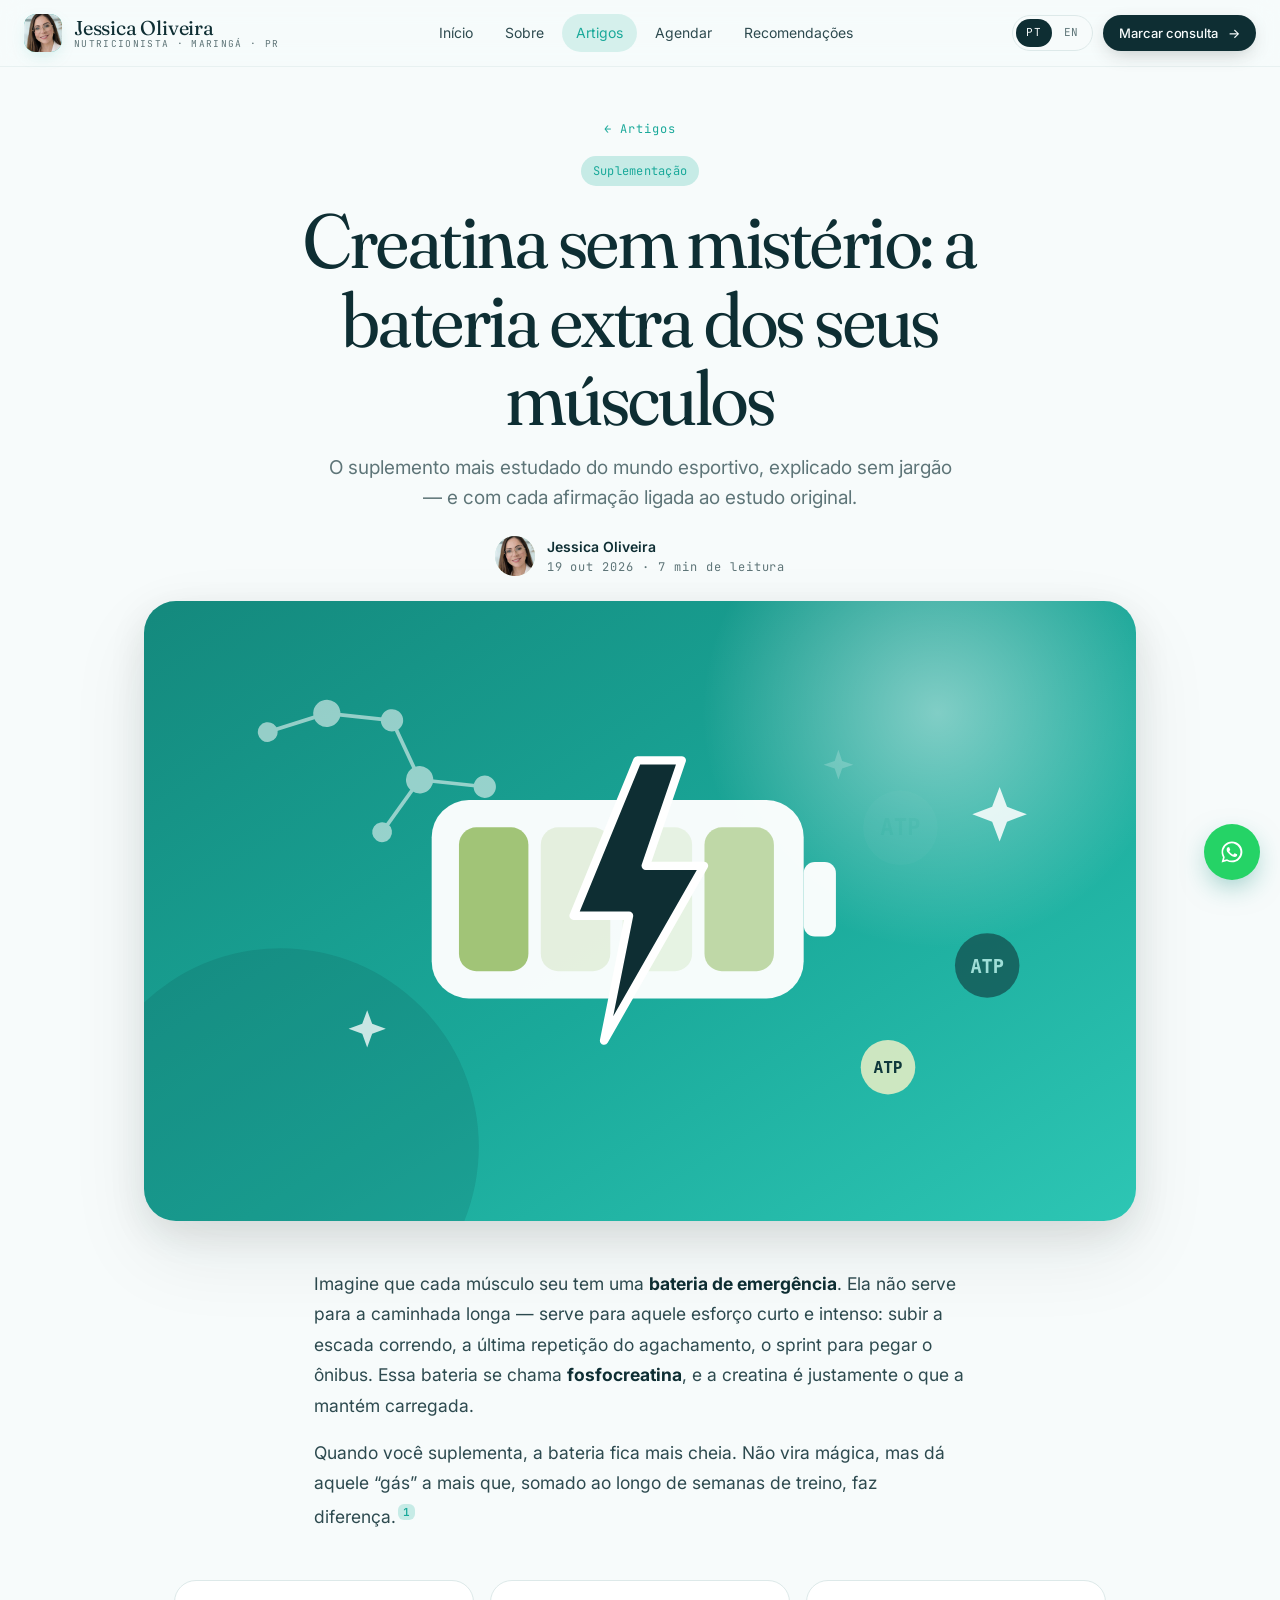
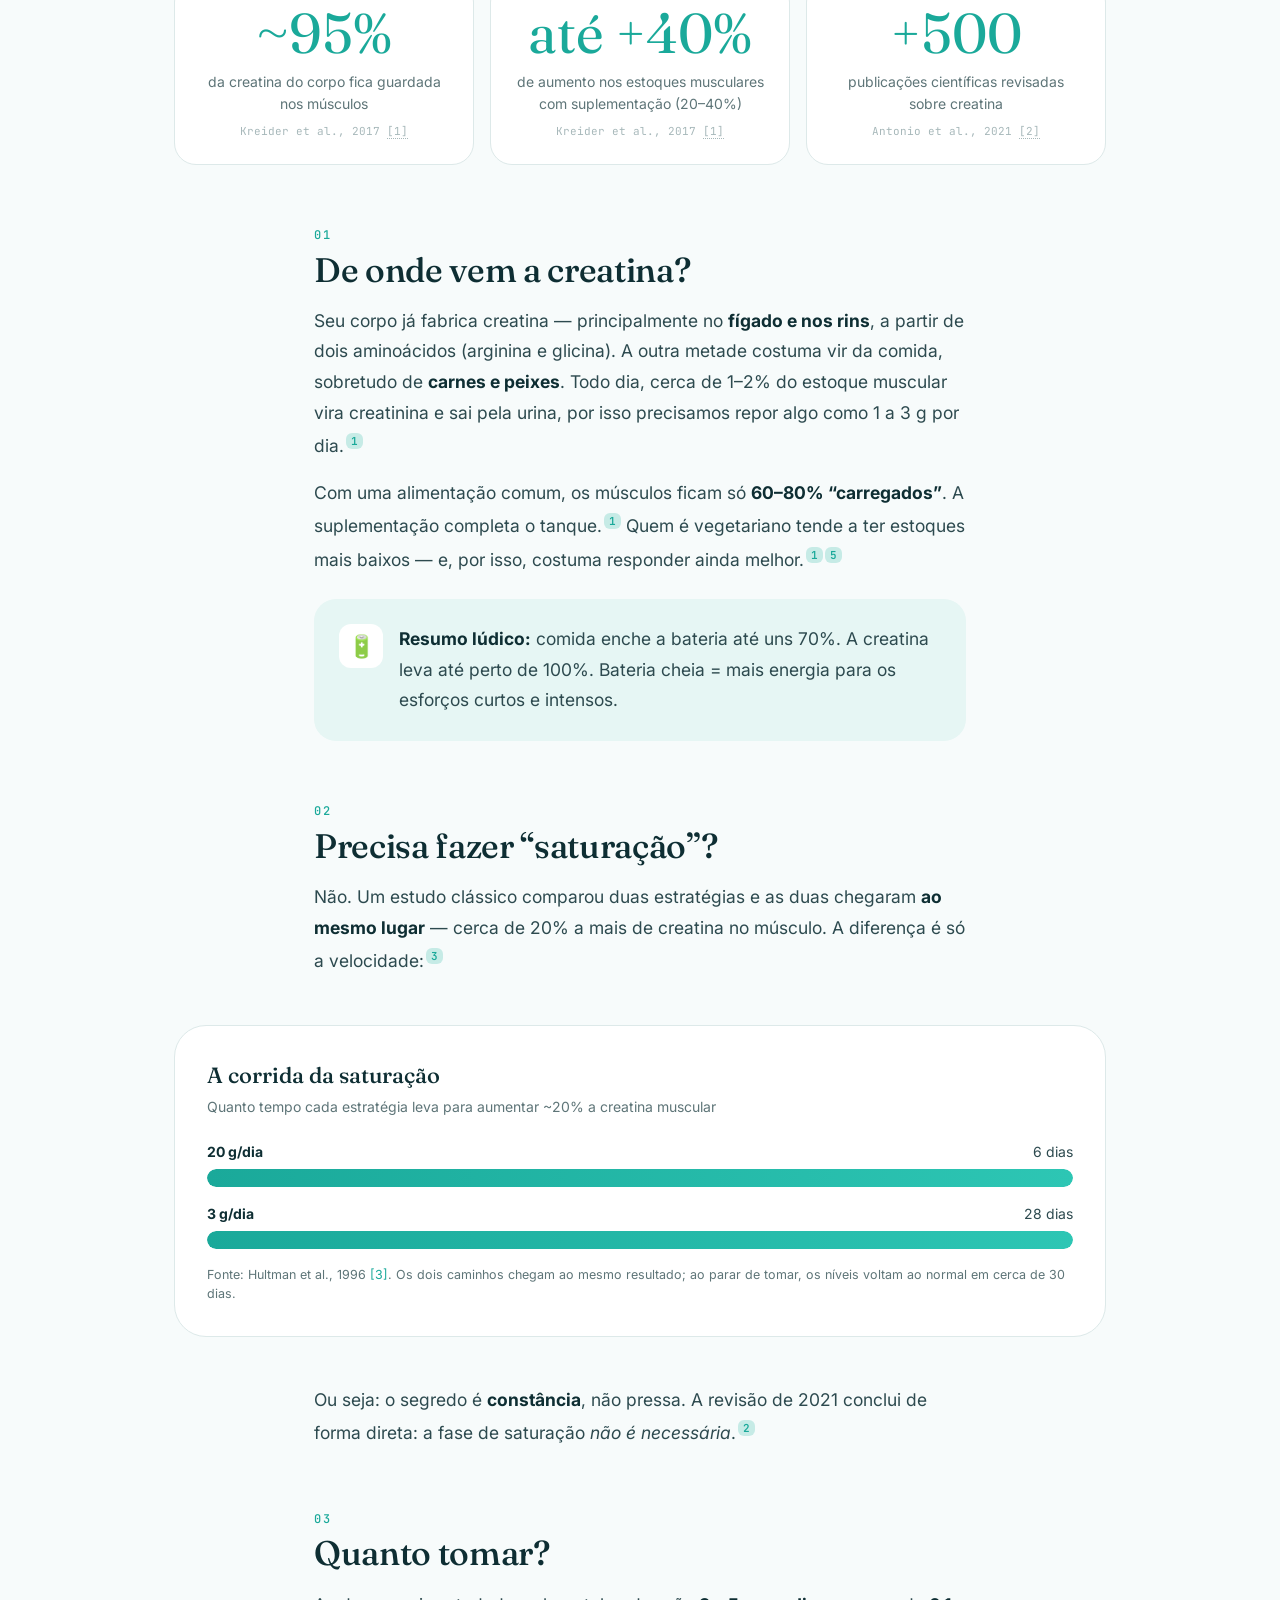
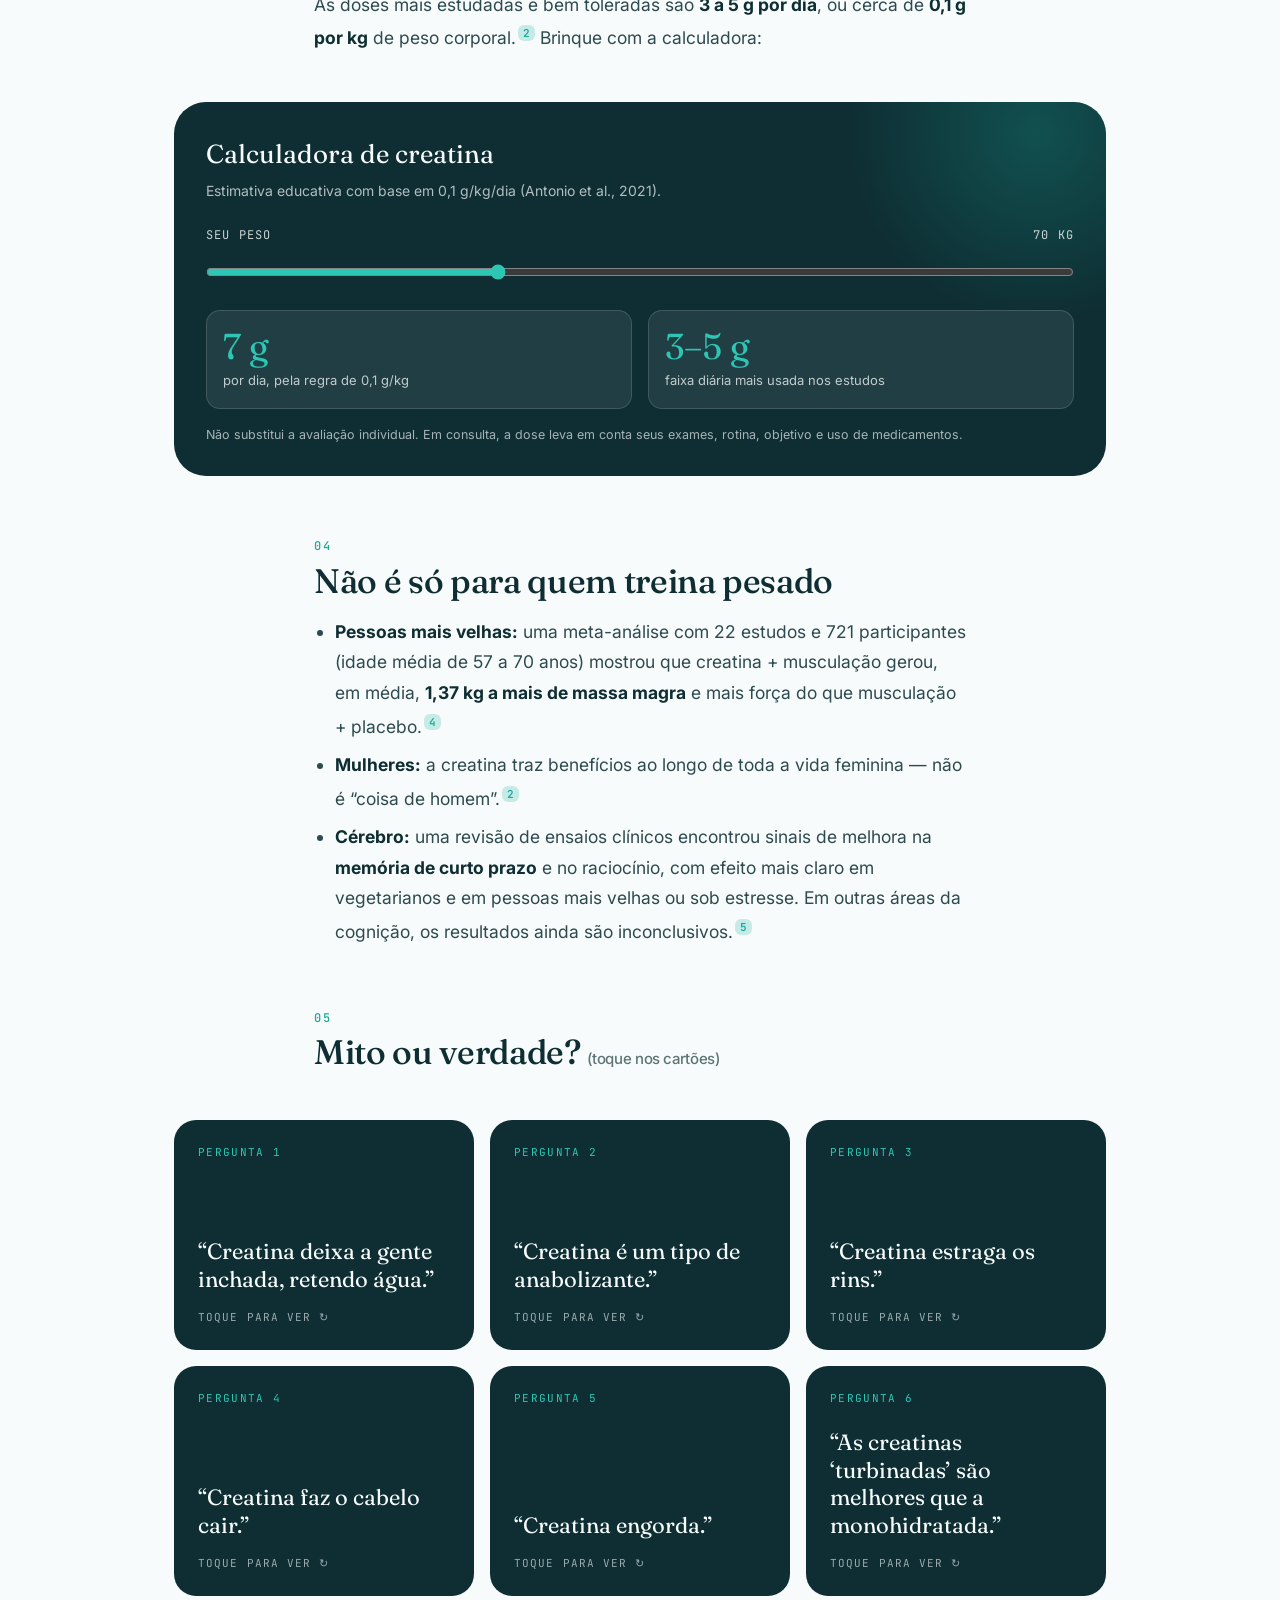
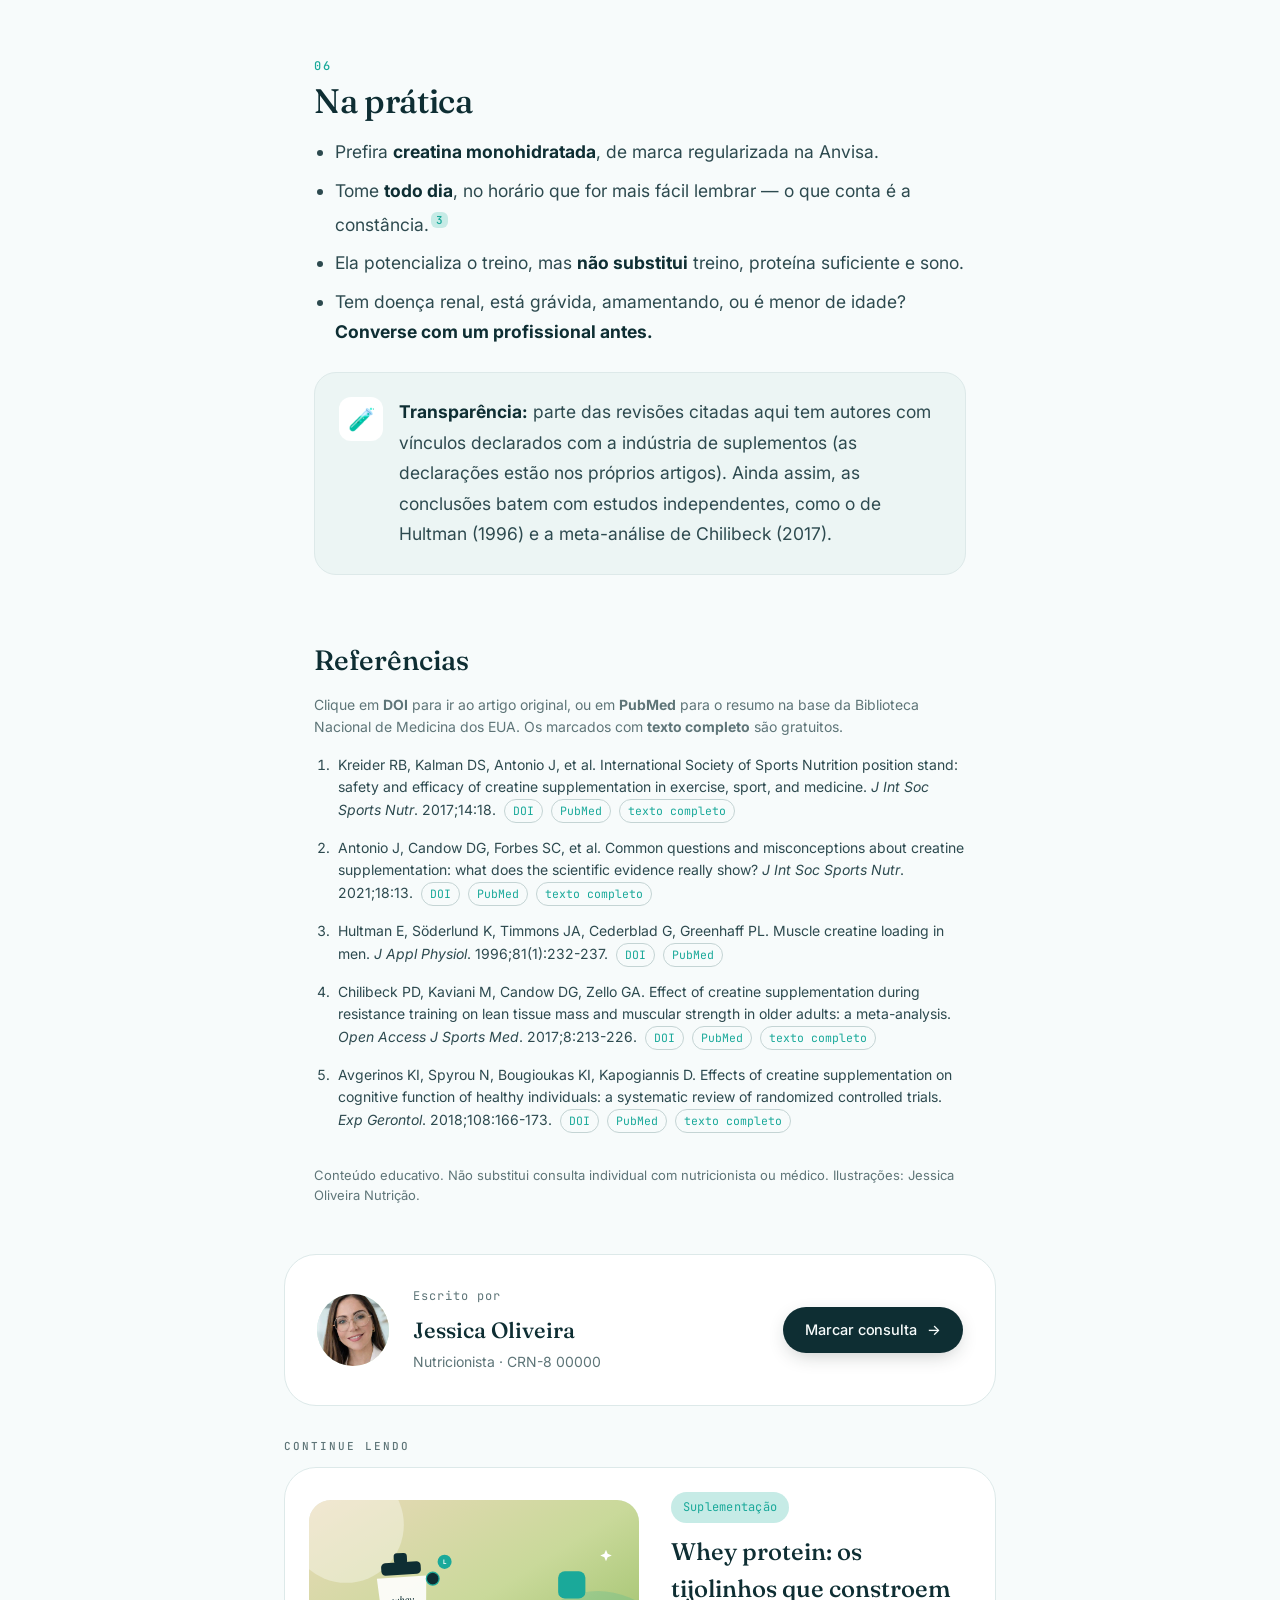
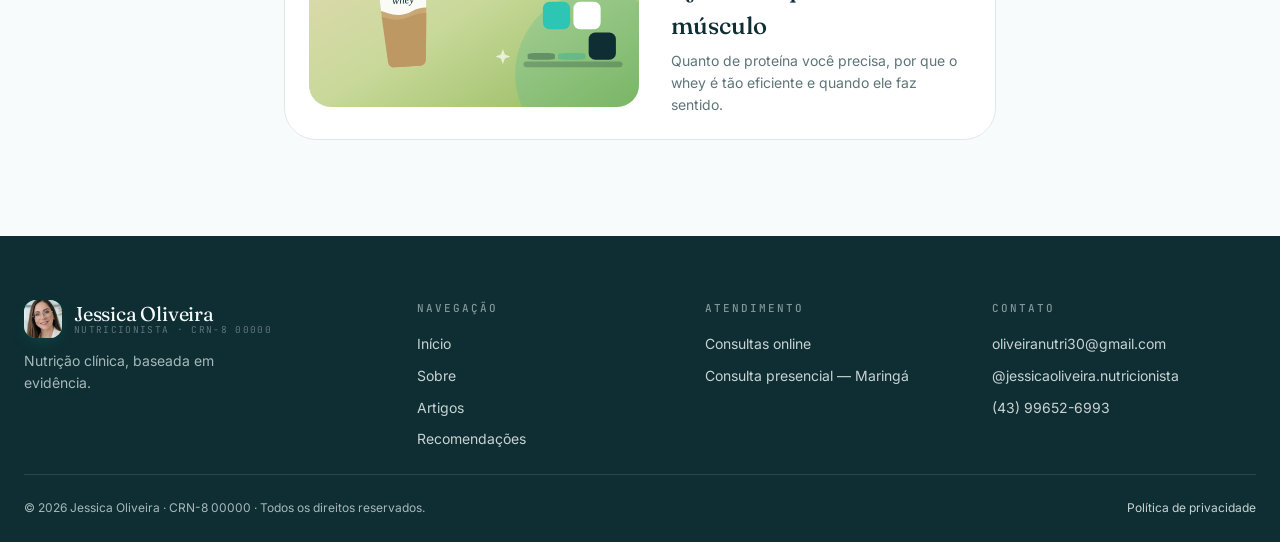
<file: artigo-creatina.html>
<!DOCTYPE html>
<html lang="pt-BR">
<head>
<meta charset="UTF-8">
<meta name="viewport" content="width=device-width, initial-scale=1.0">
<title>Creatina sem mistério: a bateria extra dos seus músculos · Jessica Oliveira</title>
<meta name="description" content="O que a creatina faz, quanto tomar, quem se beneficia e os mitos mais comuns — com referências científicas para você conferir.">
<meta name="robots" content="noindex"><!-- REMOVER no lançamento -->
<link rel="icon" href="assets/favicon.svg" type="image/svg+xml">
<link rel="stylesheet" href="assets/styles.css">
<link rel="stylesheet" href="assets/artigo.css">
</head>
<body data-page="blog">

<div id="site-nav"></div>

<article>
  <header class="art-head container">
    <a href="blog.html" class="label-mono" style="color:var(--primary)">← Artigos</a>
    <div style="margin-top:var(--s-4)"><span class="chip chip-primary">Suplementação</span></div>
    <h1 class="display display-lg">Creatina sem mistério: a bateria extra dos seus músculos</h1>
    <p class="lead">O suplemento mais estudado do mundo esportivo, explicado sem jargão — e com cada afirmação ligada ao estudo original.</p>
    <div class="art-meta">
      <div class="avatar" style="width:40px;height:40px;font-size:15px">J<img src="assets/jessica-rosto.jpg" alt="" onerror="this.remove()"></div>
      <div>
        <div style="font-weight:600;font-size:14px;color:var(--ink)">Jessica Oliveira</div>
        <div class="label-mono">19 out 2026 · 7 min de leitura</div>
      </div>
    </div>
  </header>

  <div class="art-hero" data-reveal>
    <div class="frame"><img src="assets/artigos/creatina-capa.svg" alt="Ilustração de uma bateria sendo recarregada, representando a creatina no músculo"></div>
  </div>

  <div class="prose">
    <p>Imagine que cada músculo seu tem uma <strong>bateria de emergência</strong>. Ela não serve para a caminhada longa — serve para aquele esforço curto e intenso: subir a escada correndo, a última repetição do agachamento, o sprint para pegar o ônibus. Essa bateria se chama <strong>fosfocreatina</strong>, e a creatina é justamente o que a mantém carregada.</p>
    <p>Quando você suplementa, a bateria fica mais cheia. Não vira mágica, mas dá aquele “gás” a mais que, somado ao longo de semanas de treino, faz diferença.<sup><a href="#ref1">1</a></sup></p>
  </div>

  <div class="wide">
    <div class="stat-strip">
      <div class="stat" data-reveal>
        <div class="v" data-count="95" data-prefix="~" data-suffix="%">~95%</div>
        <div class="l">da creatina do corpo fica guardada nos músculos</div>
        <div class="src">Kreider et al., 2017 <a href="#ref1">[1]</a></div>
      </div>
      <div class="stat" data-reveal>
        <div class="v" data-count="40" data-prefix="até +" data-suffix="%">até +40%</div>
        <div class="l">de aumento nos estoques musculares com suplementação (20–40%)</div>
        <div class="src">Kreider et al., 2017 <a href="#ref1">[1]</a></div>
      </div>
      <div class="stat" data-reveal>
        <div class="v" data-count="500" data-prefix="+">+500</div>
        <div class="l">publicações científicas revisadas sobre creatina</div>
        <div class="src">Antonio et al., 2021 <a href="#ref2">[2]</a></div>
      </div>
    </div>
  </div>

  <div class="prose">
    <h2><span class="num">01</span>De onde vem a creatina?</h2>
    <p>Seu corpo já fabrica creatina — principalmente no <strong>fígado e nos rins</strong>, a partir de dois aminoácidos (arginina e glicina). A outra metade costuma vir da comida, sobretudo de <strong>carnes e peixes</strong>. Todo dia, cerca de 1–2% do estoque muscular vira creatinina e sai pela urina, por isso precisamos repor algo como 1 a 3 g por dia.<sup><a href="#ref1">1</a></sup></p>
    <p>Com uma alimentação comum, os músculos ficam só <strong>60–80% “carregados”</strong>. A suplementação completa o tanque.<sup><a href="#ref1">1</a></sup> Quem é vegetariano tende a ter estoques mais baixos — e, por isso, costuma responder ainda melhor.<sup><a href="#ref1">1</a></sup><sup><a href="#ref5">5</a></sup></p>

    <div class="callout tip">
      <div class="ico">🔋</div>
      <p><strong>Resumo lúdico:</strong> comida enche a bateria até uns 70%. A creatina leva até perto de 100%. Bateria cheia = mais energia para os esforços curtos e intensos.</p>
    </div>

    <h2><span class="num">02</span>Precisa fazer “saturação”?</h2>
    <p>Não. Um estudo clássico comparou duas estratégias e as duas chegaram <strong>ao mesmo lugar</strong> — cerca de 20% a mais de creatina no músculo. A diferença é só a velocidade:<sup><a href="#ref3">3</a></sup></p>
  </div>

  <div class="wide">
    <div class="chart">
      <h4>A corrida da saturação</h4>
      <p class="sub">Quanto tempo cada estratégia leva para aumentar ~20% a creatina muscular</p>
      <div class="race">
        <div class="lane" style="--t:1.4s">
          <div class="lbl"><b>20 g/dia</b><span>6 dias</span></div>
          <div class="track"><div class="fill"></div></div>
        </div>
        <div class="lane" style="--t:6.5s">
          <div class="lbl"><b>3 g/dia</b><span>28 dias</span></div>
          <div class="track"><div class="fill"></div></div>
        </div>
      </div>
      <p class="foot">Fonte: Hultman et al., 1996 <a href="#ref3">[3]</a>. Os dois caminhos chegam ao mesmo resultado; ao parar de tomar, os níveis voltam ao normal em cerca de 30 dias.</p>
    </div>
  </div>

  <div class="prose">
    <p>Ou seja: o segredo é <strong>constância</strong>, não pressa. A revisão de 2021 conclui de forma direta: a fase de saturação <em>não é necessária</em>.<sup><a href="#ref2">2</a></sup></p>

    <h2><span class="num">03</span>Quanto tomar?</h2>
    <p>As doses mais estudadas e bem toleradas são <strong>3 a 5 g por dia</strong>, ou cerca de <strong>0,1 g por kg</strong> de peso corporal.<sup><a href="#ref2">2</a></sup> Brinque com a calculadora:</p>
  </div>

  <div class="wide">
    <div class="calc" data-calc="creatina">
      <h4>Calculadora de creatina</h4>
      <p class="sub">Estimativa educativa com base em 0,1 g/kg/dia (Antonio et al., 2021).</p>
      <label><span>Seu peso</span><span data-kg>70 kg</span></label>
      <input type="range" min="40" max="130" value="70" aria-label="Peso em kg">
      <div class="out">
        <div><b data-out="dose">7 g</b><span>por dia, pela regra de 0,1 g/kg</span></div>
        <div><b>3–5 g</b><span>faixa diária mais usada nos estudos</span></div>
      </div>
      <p class="note">Não substitui a avaliação individual. Em consulta, a dose leva em conta seus exames, rotina, objetivo e uso de medicamentos.</p>
    </div>
  </div>

  <div class="prose">
    <h2><span class="num">04</span>Não é só para quem treina pesado</h2>
    <ul>
      <li><strong>Pessoas mais velhas:</strong> uma meta-análise com 22 estudos e 721 participantes (idade média de 57 a 70 anos) mostrou que creatina + musculação gerou, em média, <strong>1,37 kg a mais de massa magra</strong> e mais força do que musculação + placebo.<sup><a href="#ref4">4</a></sup></li>
      <li><strong>Mulheres:</strong> a creatina traz benefícios ao longo de toda a vida feminina — não é “coisa de homem”.<sup><a href="#ref2">2</a></sup></li>
      <li><strong>Cérebro:</strong> uma revisão de ensaios clínicos encontrou sinais de melhora na <strong>memória de curto prazo</strong> e no raciocínio, com efeito mais claro em vegetarianos e em pessoas mais velhas ou sob estresse. Em outras áreas da cognição, os resultados ainda são inconclusivos.<sup><a href="#ref5">5</a></sup></li>
    </ul>

    <h2><span class="num">05</span>Mito ou verdade? <span style="font-size:15px;color:var(--ink-3);font-family:var(--ff-body)">(toque nos cartões)</span></h2>
  </div>

  <div class="wide">
    <div class="flips">
      <button class="flip" type="button"><div class="flip-inner">
        <div class="flip-face flip-front"><span class="tag">Pergunta 1</span><span class="q">“Creatina deixa a gente inchada, retendo água.”</span><span class="hint">Toque para ver ↻</span></div>
        <div class="flip-face flip-back"><span class="verdict depende">DEPENDE</span>Ela puxa água <em>para dentro</em> do músculo, o que pode subir um pouco o peso no início — mas a revisão conclui que ela <strong>nem sempre</strong> causa retenção de água.<span class="src">Antonio et al., 2021 [2]</span></div>
      </div></button>
      <button class="flip" type="button"><div class="flip-inner">
        <div class="flip-face flip-front"><span class="tag">Pergunta 2</span><span class="q">“Creatina é um tipo de anabolizante.”</span><span class="hint">Toque para ver ↻</span></div>
        <div class="flip-face flip-back"><span class="verdict mito">MITO</span>Creatina <strong>não é esteroide anabolizante</strong>. É uma substância que o próprio corpo produz e que está presente na carne e no peixe.<span class="src">Antonio et al., 2021 [2]</span></div>
      </div></button>
      <button class="flip" type="button"><div class="flip-inner">
        <div class="flip-face flip-front"><span class="tag">Pergunta 3</span><span class="q">“Creatina estraga os rins.”</span><span class="hint">Toque para ver ↻</span></div>
        <div class="flip-face flip-back"><span class="verdict mito">MITO (em pessoas saudáveis)</span>Nas doses recomendadas, <strong>não causa dano renal</strong> em pessoas saudáveis. Quem já tem doença nos rins precisa de avaliação médica antes.<span class="src">Antonio et al., 2021 [2]; Kreider et al., 2017 [1]</span></div>
      </div></button>
      <button class="flip" type="button"><div class="flip-inner">
        <div class="flip-face flip-front"><span class="tag">Pergunta 4</span><span class="q">“Creatina faz o cabelo cair.”</span><span class="hint">Toque para ver ↻</span></div>
        <div class="flip-face flip-back"><span class="verdict mito">MITO</span>A <strong>maioria das evidências não mostra relação</strong> entre creatina e queda de cabelo ou calvície.<span class="src">Antonio et al., 2021 [2]</span></div>
      </div></button>
      <button class="flip" type="button"><div class="flip-inner">
        <div class="flip-face flip-front"><span class="tag">Pergunta 5</span><span class="q">“Creatina engorda.”</span><span class="hint">Toque para ver ↻</span></div>
        <div class="flip-face flip-back"><span class="verdict mito">MITO</span>Creatina <strong>não aumenta a gordura corporal</strong>. Se a balança sobe um pouco, é água dentro do músculo e/ou ganho de massa magra.<span class="src">Antonio et al., 2021 [2]</span></div>
      </div></button>
      <button class="flip" type="button"><div class="flip-inner">
        <div class="flip-face flip-front"><span class="tag">Pergunta 6</span><span class="q">“As creatinas ‘turbinadas’ são melhores que a monohidratada.”</span><span class="hint">Toque para ver ↻</span></div>
        <div class="flip-face flip-back"><span class="verdict mito">MITO</span>Outras formas de creatina <strong>não são superiores</strong> à monohidratada — que é a mais estudada e, em geral, a mais barata.<span class="src">Antonio et al., 2021 [2]</span></div>
      </div></button>
    </div>
  </div>

  <div class="prose">
    <h2><span class="num">06</span>Na prática</h2>
    <ul>
      <li>Prefira <strong>creatina monohidratada</strong>, de marca regularizada na Anvisa.</li>
      <li>Tome <strong>todo dia</strong>, no horário que for mais fácil lembrar — o que conta é a constância.<sup><a href="#ref3">3</a></sup></li>
      <li>Ela potencializa o treino, mas <strong>não substitui</strong> treino, proteína suficiente e sono.</li>
      <li>Tem doença renal, está grávida, amamentando, ou é menor de idade? <strong>Converse com um profissional antes.</strong></li>
    </ul>

    <div class="callout">
      <div class="ico">🧪</div>
      <p><strong>Transparência:</strong> parte das revisões citadas aqui tem autores com vínculos declarados com a indústria de suplementos (as declarações estão nos próprios artigos). Ainda assim, as conclusões batem com estudos independentes, como o de Hultman (1996) e a meta-análise de Chilibeck (2017).</p>
    </div>
  </div>

  <section class="refs" id="referencias">
    <h2>Referências</h2>
    <p>Clique em <b>DOI</b> para ir ao artigo original, ou em <b>PubMed</b> para o resumo na base da Biblioteca Nacional de Medicina dos EUA. Os marcados com <b>texto completo</b> são gratuitos.</p>
    <ol>
      <li id="ref1">Kreider RB, Kalman DS, Antonio J, et al. International Society of Sports Nutrition position stand: safety and efficacy of creatine supplementation in exercise, sport, and medicine. <em>J Int Soc Sports Nutr</em>. 2017;14:18.
        <span class="links"><a href="https://doi.org/10.1186/s12970-017-0173-z" target="_blank" rel="noopener">DOI</a><a href="https://pubmed.ncbi.nlm.nih.gov/28615996/" target="_blank" rel="noopener">PubMed</a><a href="https://pmc.ncbi.nlm.nih.gov/articles/PMC5469049/" target="_blank" rel="noopener">texto completo</a></span></li>
      <li id="ref2">Antonio J, Candow DG, Forbes SC, et al. Common questions and misconceptions about creatine supplementation: what does the scientific evidence really show? <em>J Int Soc Sports Nutr</em>. 2021;18:13.
        <span class="links"><a href="https://doi.org/10.1186/s12970-021-00412-w" target="_blank" rel="noopener">DOI</a><a href="https://pubmed.ncbi.nlm.nih.gov/33557850/" target="_blank" rel="noopener">PubMed</a><a href="https://pmc.ncbi.nlm.nih.gov/articles/PMC7871530/" target="_blank" rel="noopener">texto completo</a></span></li>
      <li id="ref3">Hultman E, Söderlund K, Timmons JA, Cederblad G, Greenhaff PL. Muscle creatine loading in men. <em>J Appl Physiol</em>. 1996;81(1):232-237.
        <span class="links"><a href="https://doi.org/10.1152/jappl.1996.81.1.232" target="_blank" rel="noopener">DOI</a><a href="https://pubmed.ncbi.nlm.nih.gov/8828669/" target="_blank" rel="noopener">PubMed</a></span></li>
      <li id="ref4">Chilibeck PD, Kaviani M, Candow DG, Zello GA. Effect of creatine supplementation during resistance training on lean tissue mass and muscular strength in older adults: a meta-analysis. <em>Open Access J Sports Med</em>. 2017;8:213-226.
        <span class="links"><a href="https://doi.org/10.2147/OAJSM.S123529" target="_blank" rel="noopener">DOI</a><a href="https://pubmed.ncbi.nlm.nih.gov/29138605/" target="_blank" rel="noopener">PubMed</a><a href="https://pmc.ncbi.nlm.nih.gov/articles/PMC5679696/" target="_blank" rel="noopener">texto completo</a></span></li>
      <li id="ref5">Avgerinos KI, Spyrou N, Bougioukas KI, Kapogiannis D. Effects of creatine supplementation on cognitive function of healthy individuals: a systematic review of randomized controlled trials. <em>Exp Gerontol</em>. 2018;108:166-173.
        <span class="links"><a href="https://doi.org/10.1016/j.exger.2018.04.013" target="_blank" rel="noopener">DOI</a><a href="https://pubmed.ncbi.nlm.nih.gov/29704637/" target="_blank" rel="noopener">PubMed</a><a href="https://pmc.ncbi.nlm.nih.gov/articles/PMC6093191/" target="_blank" rel="noopener">texto completo</a></span></li>
    </ol>
  </section>

  <p class="disclaimer">Conteúdo educativo. Não substitui consulta individual com nutricionista ou médico. Ilustrações: Jessica Oliveira Nutrição.</p>

  <div class="container" style="max-width:760px;margin-top:var(--s-7)">
    <div class="card card-lg" style="display:flex;gap:var(--s-5);align-items:center;flex-wrap:wrap">
      <div class="avatar" style="width:72px;height:72px;font-size:28px">J<img src="assets/jessica-rosto.jpg" alt="" onerror="this.remove()"></div>
      <div style="flex:1;min-width:220px">
        <div class="label-mono mb-2">Escrito por</div>
        <h3 style="font-family:var(--ff-display);font-size:22px;font-weight:500">Jessica Oliveira</h3>
        <p style="font-size:14px;color:var(--ink-3);margin-top:4px">Nutricionista · <span data-crn>CRN</span></p>
      </div>
      <a href="agendamento.html" class="btn btn-primary"><span data-i18n="nav.cta">Marcar consulta</span><span class="arrow">→</span></a>
    </div>
  </div>

  <div class="container" style="max-width:760px;margin-top:var(--s-6)">
    <div class="eyebrow mb-3">Continue lendo</div>
    <a href="artigo-whey-protein.html" class="art-card tilt">
      <div class="cover"><img src="assets/artigos/whey-capa.svg" alt="" loading="lazy"></div>
      <div>
        <span class="chip chip-primary">Suplementação</span>
        <h3 style="font-family:var(--ff-display);font-size:24px;font-weight:500;margin:10px 0 6px">Whey protein: os tijolinhos que constroem músculo</h3>
        <p style="font-size:14px;color:var(--ink-3)">Quanto de proteína você precisa, por que o whey é tão eficiente e quando ele faz sentido.</p>
      </div>
    </a>
  </div>
</article>

<div id="site-footer"></div>

<script src="assets/site.js"></script>
<script src="assets/i18n.js"></script>
<script src="assets/app.js"></script>
<script src="assets/artigo.js"></script>
</body>
</html>
</file>
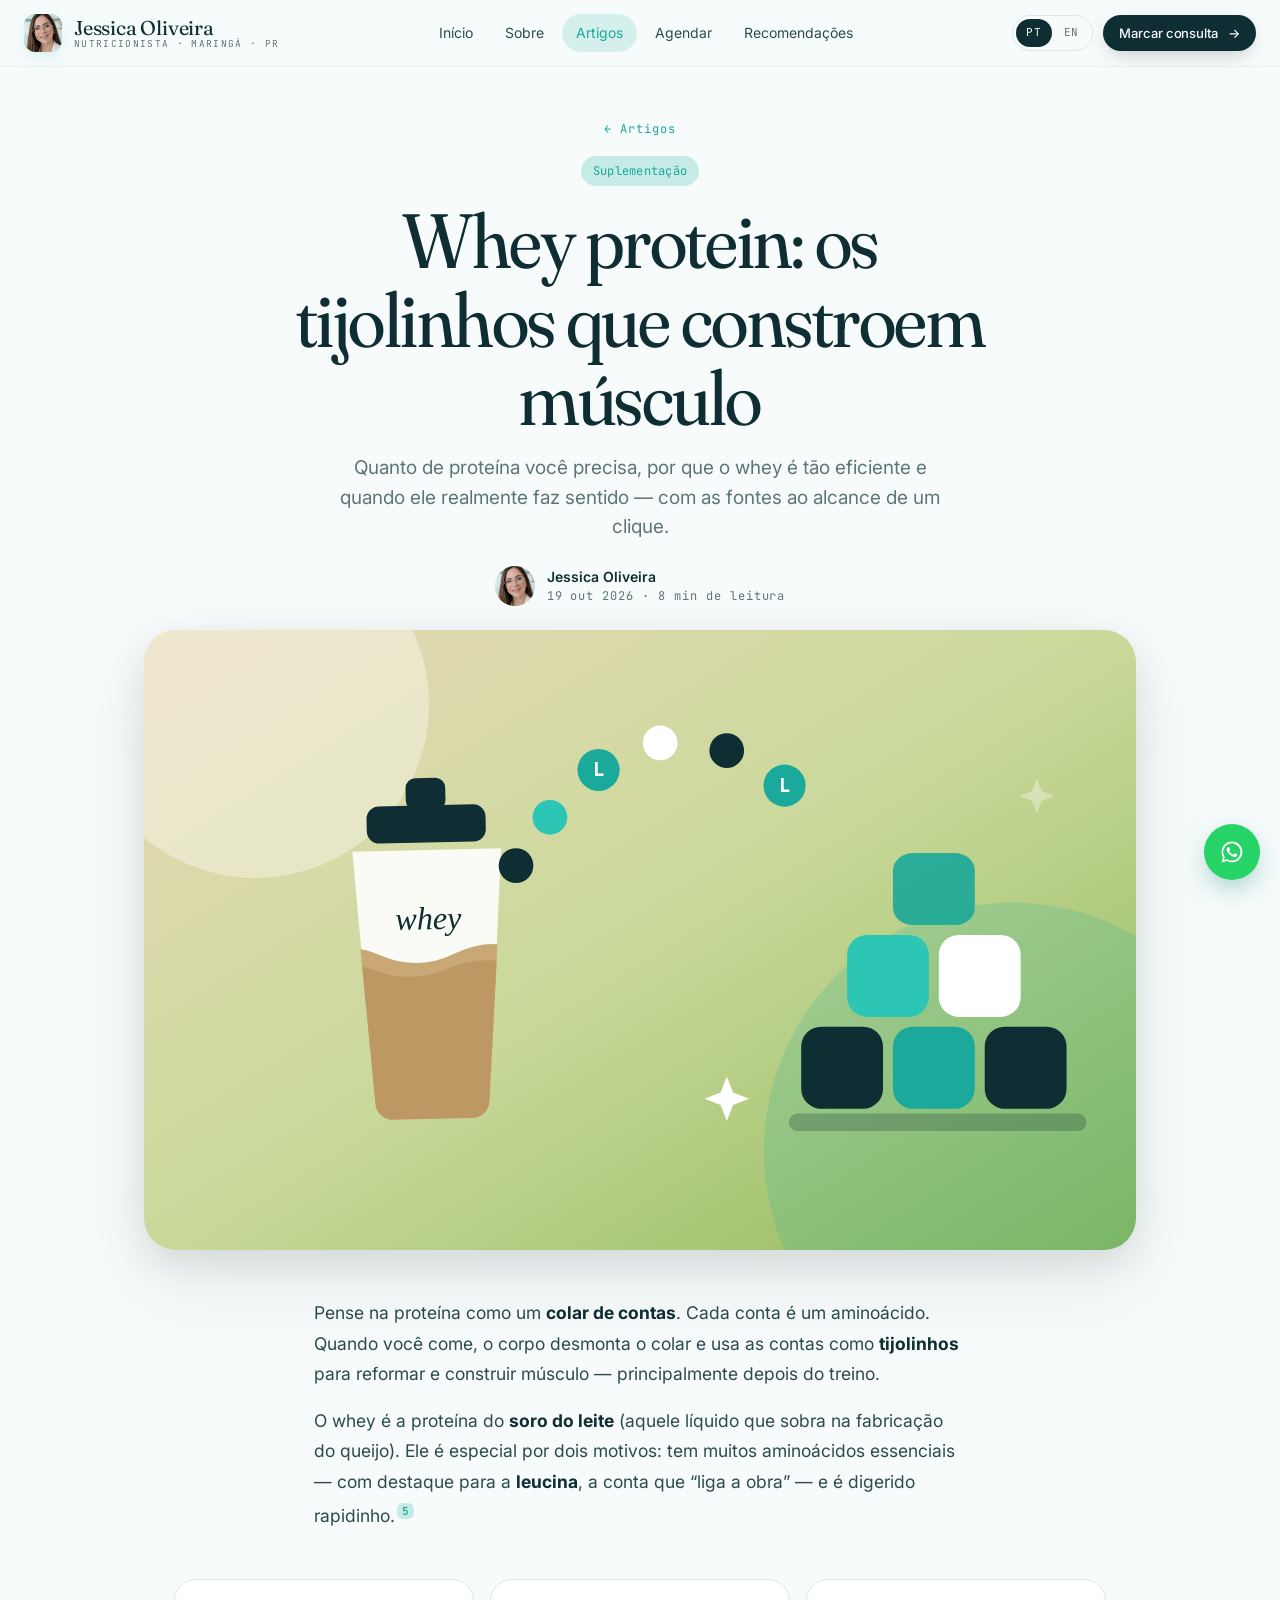
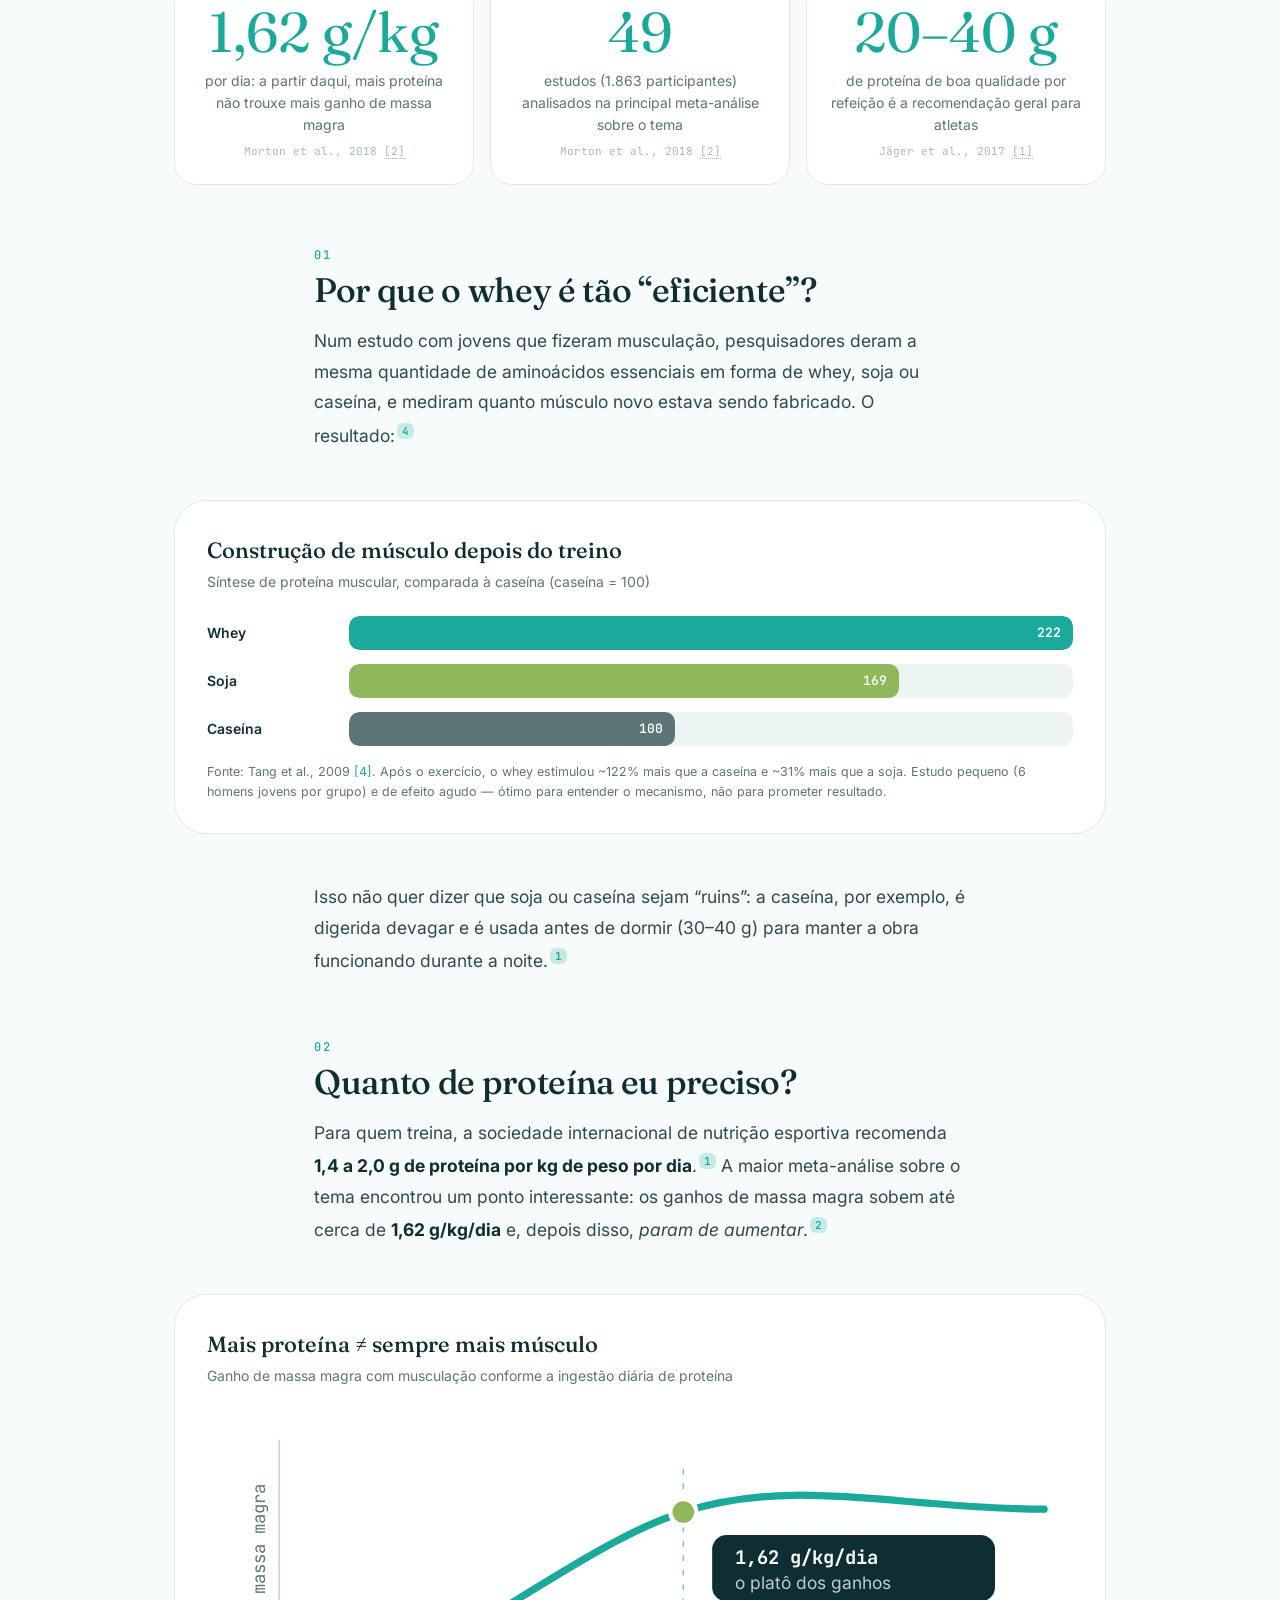
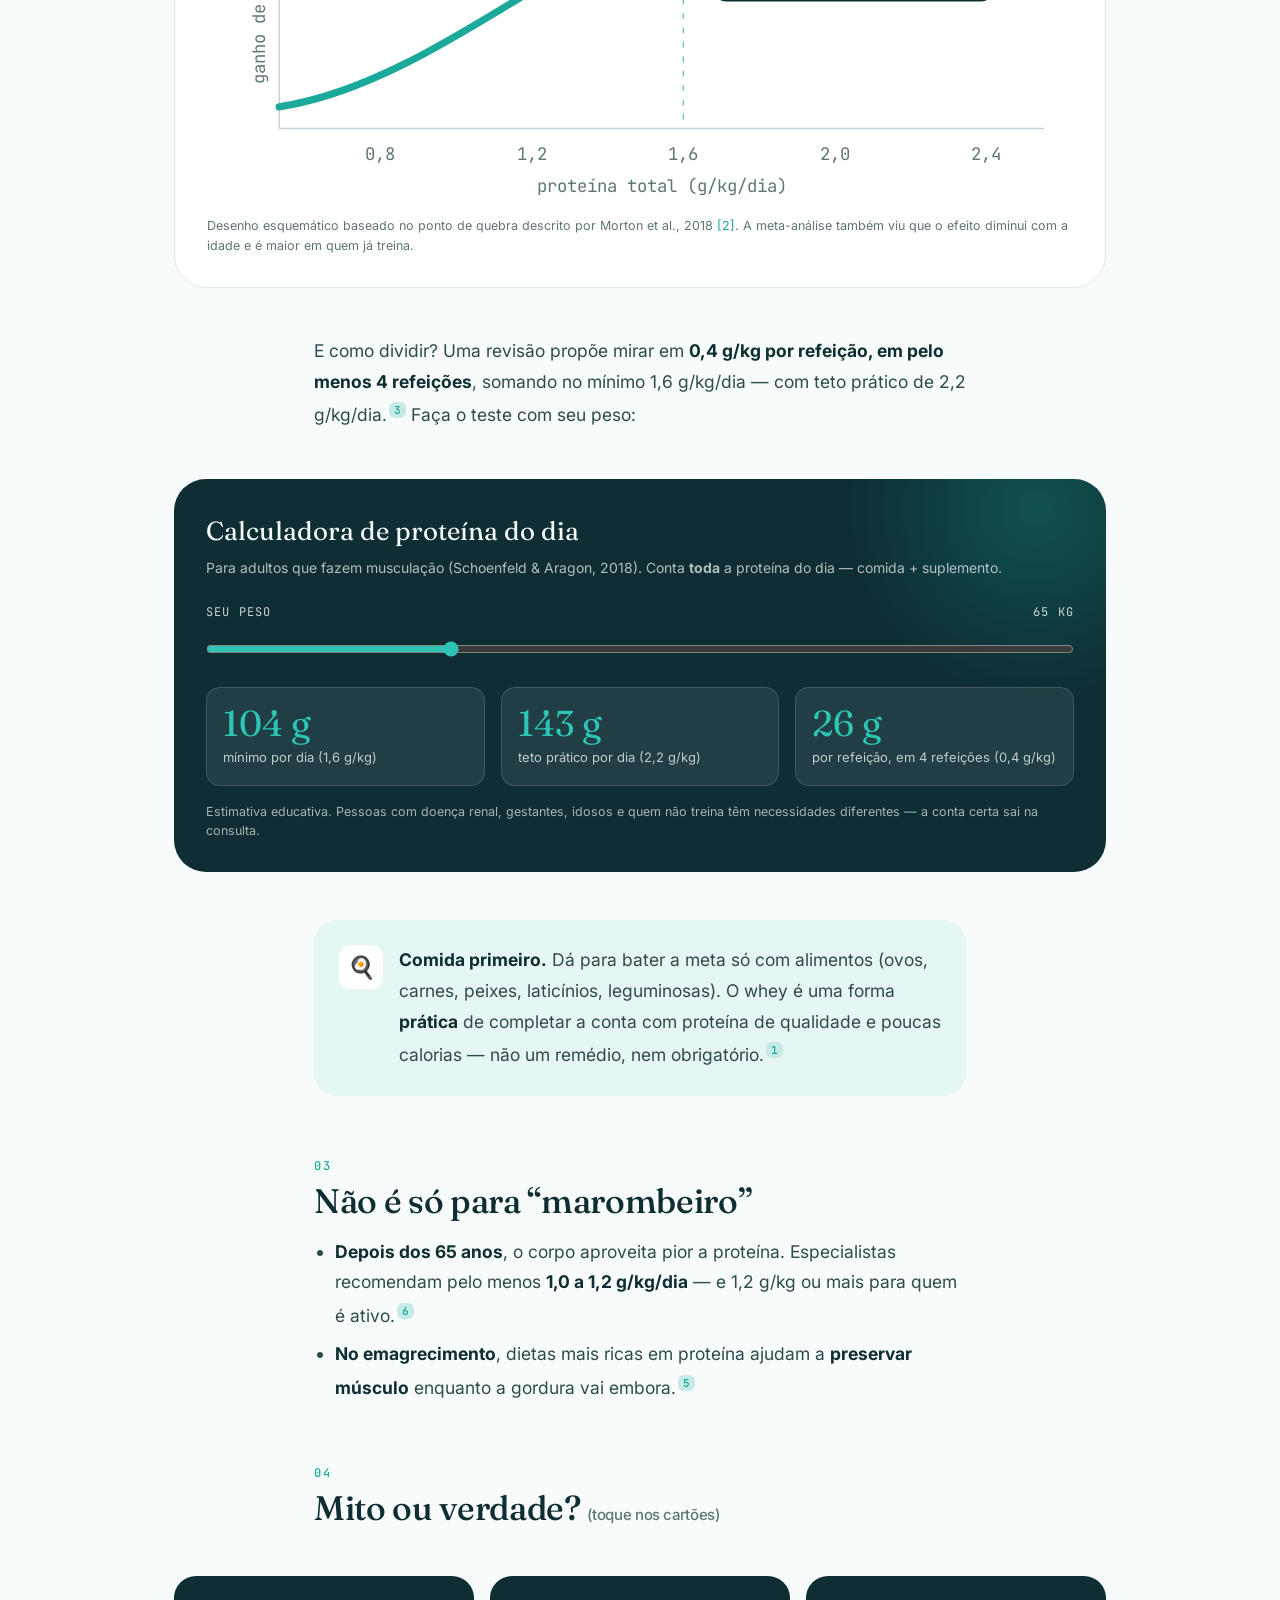
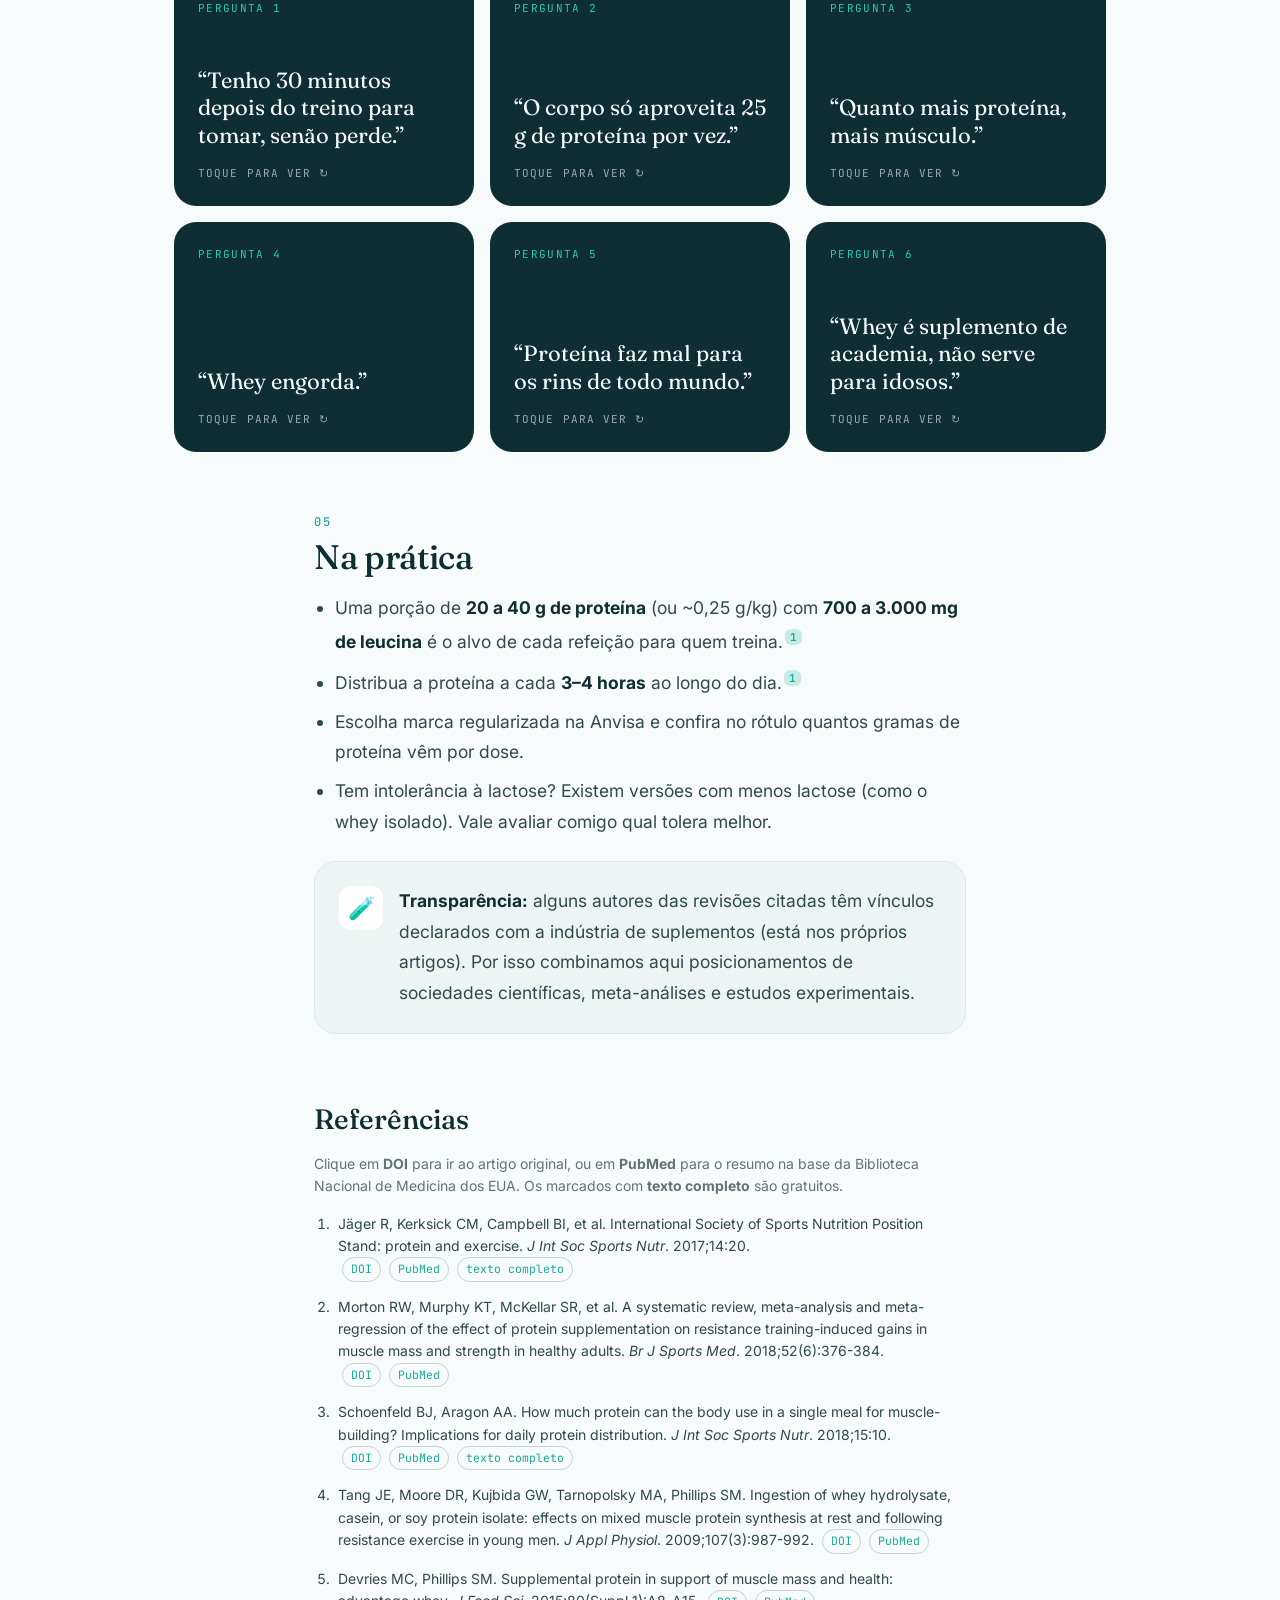
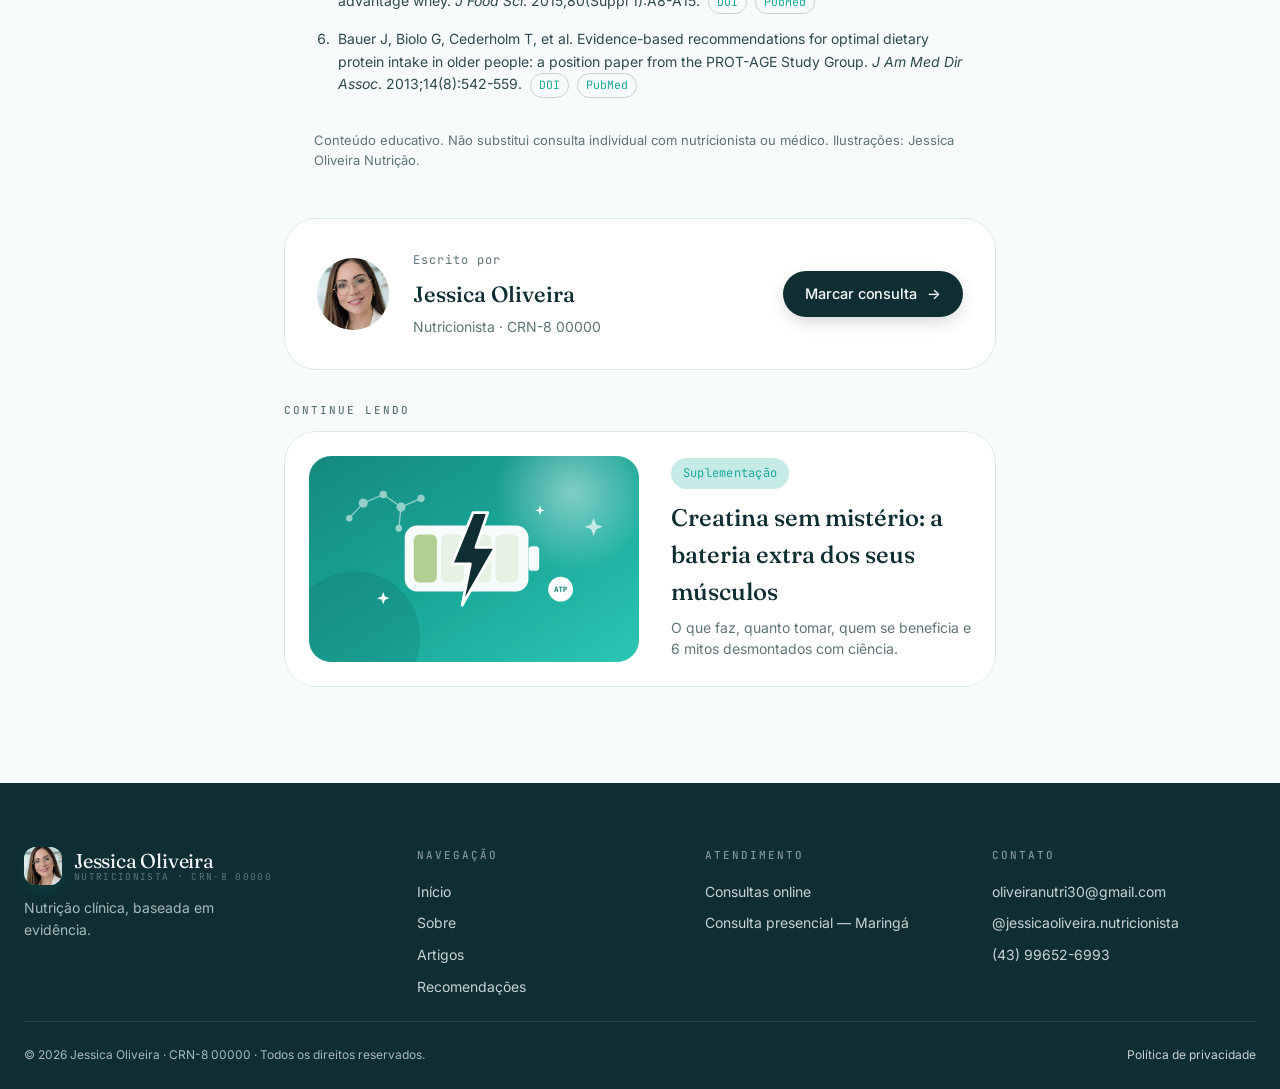
<file: artigo-whey-protein.html>
<!DOCTYPE html>
<html lang="pt-BR">
<head>
<meta charset="UTF-8">
<meta name="viewport" content="width=device-width, initial-scale=1.0">
<title>Whey protein: os tijolinhos que constroem músculo · Jessica Oliveira</title>
<meta name="description" content="Quanto de proteína você precisa, por que o whey é tão eficiente e quando ele faz sentido — com referências científicas para você conferir.">
<meta name="robots" content="noindex"><!-- REMOVER no lançamento -->
<link rel="icon" href="assets/favicon.svg" type="image/svg+xml">
<link rel="stylesheet" href="assets/styles.css">
<link rel="stylesheet" href="assets/artigo.css">
</head>
<body data-page="blog">

<div id="site-nav"></div>

<article>
  <header class="art-head container">
    <a href="blog.html" class="label-mono" style="color:var(--primary)">← Artigos</a>
    <div style="margin-top:var(--s-4)"><span class="chip chip-primary">Suplementação</span></div>
    <h1 class="display display-lg">Whey protein: os tijolinhos que constroem músculo</h1>
    <p class="lead">Quanto de proteína você precisa, por que o whey é tão eficiente e quando ele realmente faz sentido — com as fontes ao alcance de um clique.</p>
    <div class="art-meta">
      <div class="avatar" style="width:40px;height:40px;font-size:15px">J<img src="assets/jessica-rosto.jpg" alt="" onerror="this.remove()"></div>
      <div>
        <div style="font-weight:600;font-size:14px;color:var(--ink)">Jessica Oliveira</div>
        <div class="label-mono">19 out 2026 · 8 min de leitura</div>
      </div>
    </div>
  </header>

  <div class="art-hero" data-reveal>
    <div class="frame"><img src="assets/artigos/whey-capa.svg" alt="Ilustração de uma coqueteleira de whey enviando aminoácidos para construir blocos de músculo"></div>
  </div>

  <div class="prose">
    <p>Pense na proteína como um <strong>colar de contas</strong>. Cada conta é um aminoácido. Quando você come, o corpo desmonta o colar e usa as contas como <strong>tijolinhos</strong> para reformar e construir músculo — principalmente depois do treino.</p>
    <p>O whey é a proteína do <strong>soro do leite</strong> (aquele líquido que sobra na fabricação do queijo). Ele é especial por dois motivos: tem muitos aminoácidos essenciais — com destaque para a <strong>leucina</strong>, a conta que “liga a obra” — e é digerido rapidinho.<sup><a href="#ref5">5</a></sup></p>
  </div>

  <div class="wide">
    <div class="stat-strip">
      <div class="stat" data-reveal>
        <div class="v" data-count="1.62" data-decimals="2" data-suffix=" g/kg">1,62 g/kg</div>
        <div class="l">por dia: a partir daqui, mais proteína não trouxe mais ganho de massa magra</div>
        <div class="src">Morton et al., 2018 <a href="#ref2">[2]</a></div>
      </div>
      <div class="stat" data-reveal>
        <div class="v" data-count="49">49</div>
        <div class="l">estudos (1.863 participantes) analisados na principal meta-análise sobre o tema</div>
        <div class="src">Morton et al., 2018 <a href="#ref2">[2]</a></div>
      </div>
      <div class="stat" data-reveal>
        <div class="v" data-count="40" data-prefix="20–" data-suffix=" g">20–40 g</div>
        <div class="l">de proteína de boa qualidade por refeição é a recomendação geral para atletas</div>
        <div class="src">Jäger et al., 2017 <a href="#ref1">[1]</a></div>
      </div>
    </div>
  </div>

  <div class="prose">
    <h2><span class="num">01</span>Por que o whey é tão “eficiente”?</h2>
    <p>Num estudo com jovens que fizeram musculação, pesquisadores deram a mesma quantidade de aminoácidos essenciais em forma de whey, soja ou caseína, e mediram quanto músculo novo estava sendo fabricado. O resultado:<sup><a href="#ref4">4</a></sup></p>
  </div>

  <div class="wide">
    <div class="chart">
      <h4>Construção de músculo depois do treino</h4>
      <p class="sub">Síntese de proteína muscular, comparada à caseína (caseína = 100)</p>
      <div class="bar-row"><span class="name">Whey</span><div class="bar-track"><div class="bar-fill" style="--w:100%">222</div></div></div>
      <div class="bar-row"><span class="name">Soja</span><div class="bar-track"><div class="bar-fill acc" style="--w:76%">169</div></div></div>
      <div class="bar-row"><span class="name">Caseína</span><div class="bar-track"><div class="bar-fill alt" style="--w:45%">100</div></div></div>
      <p class="foot">Fonte: Tang et al., 2009 <a href="#ref4">[4]</a>. Após o exercício, o whey estimulou ~122% mais que a caseína e ~31% mais que a soja. Estudo pequeno (6 homens jovens por grupo) e de efeito agudo — ótimo para entender o mecanismo, não para prometer resultado.</p>
    </div>
  </div>

  <div class="prose">
    <p>Isso não quer dizer que soja ou caseína sejam “ruins”: a caseína, por exemplo, é digerida devagar e é usada antes de dormir (30–40 g) para manter a obra funcionando durante a noite.<sup><a href="#ref1">1</a></sup></p>

    <h2><span class="num">02</span>Quanto de proteína eu preciso?</h2>
    <p>Para quem treina, a sociedade internacional de nutrição esportiva recomenda <strong>1,4 a 2,0 g de proteína por kg de peso por dia</strong>.<sup><a href="#ref1">1</a></sup> A maior meta-análise sobre o tema encontrou um ponto interessante: os ganhos de massa magra sobem até cerca de <strong>1,62 g/kg/dia</strong> e, depois disso, <em>param de aumentar</em>.<sup><a href="#ref2">2</a></sup></p>
  </div>

  <div class="wide">
    <div class="chart">
      <h4>Mais proteína ≠ sempre mais músculo</h4>
      <p class="sub">Ganho de massa magra com musculação conforme a ingestão diária de proteína</p>
      <svg class="curve" viewBox="0 0 600 270" width="100%" role="img" aria-label="Curva que sobe até 1,62 g/kg por dia e depois fica estável">
        <line x1="50" y1="220" x2="580" y2="220" stroke="var(--line-2)"/>
        <line x1="50" y1="20" x2="50" y2="220" stroke="var(--line-2)"/>
        <line x1="330" y1="40" x2="330" y2="220" stroke="var(--primary)" stroke-dasharray="4 6" opacity=".6"/>
        <path class="line" d="M50 205 C 150 190, 250 95, 330 70 S 480 68, 580 68" fill="none" stroke="var(--primary)" stroke-width="5" stroke-linecap="round"/>
        <g class="dot"><circle cx="330" cy="70" r="9" fill="var(--accent)" stroke="#fff" stroke-width="3"/>
          <rect x="350" y="86" width="196" height="46" rx="10" fill="var(--ink)"/>
          <text x="366" y="106" fill="#fff" font-family="JetBrains Mono, monospace" font-size="13" font-weight="700">1,62 g/kg/dia</text>
          <text x="366" y="123" fill="#fff" opacity=".75" font-family="Inter, sans-serif" font-size="12">o platô dos ganhos</text></g>
        <g font-family="JetBrains Mono, monospace" font-size="12" fill="var(--ink-3)" text-anchor="middle">
          <text x="120" y="242">0,8</text><text x="225" y="242">1,2</text><text x="330" y="242">1,6</text><text x="435" y="242">2,0</text><text x="540" y="242">2,4</text>
          <text x="315" y="264">proteína total (g/kg/dia)</text>
        </g>
        <text x="40" y="120" font-family="JetBrains Mono, monospace" font-size="12" fill="var(--ink-3)" text-anchor="middle" transform="rotate(-90 40 120)">ganho de massa magra</text>
      </svg>
      <p class="foot">Desenho esquemático baseado no ponto de quebra descrito por Morton et al., 2018 <a href="#ref2">[2]</a>. A meta-análise também viu que o efeito diminui com a idade e é maior em quem já treina.</p>
    </div>
  </div>

  <div class="prose">
    <p>E como dividir? Uma revisão propõe mirar em <strong>0,4 g/kg por refeição, em pelo menos 4 refeições</strong>, somando no mínimo 1,6 g/kg/dia — com teto prático de 2,2 g/kg/dia.<sup><a href="#ref3">3</a></sup> Faça o teste com seu peso:</p>
  </div>

  <div class="wide">
    <div class="calc" data-calc="proteina">
      <h4>Calculadora de proteína do dia</h4>
      <p class="sub">Para adultos que fazem musculação (Schoenfeld & Aragon, 2018). Conta <b>toda</b> a proteína do dia — comida + suplemento.</p>
      <label><span>Seu peso</span><span data-kg>65 kg</span></label>
      <input type="range" min="40" max="130" value="65" aria-label="Peso em kg">
      <div class="out">
        <div><b data-out="min">104 g</b><span>mínimo por dia (1,6 g/kg)</span></div>
        <div><b data-out="max">143 g</b><span>teto prático por dia (2,2 g/kg)</span></div>
        <div><b data-out="refeicao">26 g</b><span>por refeição, em 4 refeições (0,4 g/kg)</span></div>
      </div>
      <p class="note">Estimativa educativa. Pessoas com doença renal, gestantes, idosos e quem não treina têm necessidades diferentes — a conta certa sai na consulta.</p>
    </div>
  </div>

  <div class="prose">
    <div class="callout tip">
      <div class="ico">🍳</div>
      <p><strong>Comida primeiro.</strong> Dá para bater a meta só com alimentos (ovos, carnes, peixes, laticínios, leguminosas). O whey é uma forma <strong>prática</strong> de completar a conta com proteína de qualidade e poucas calorias — não um remédio, nem obrigatório.<sup><a href="#ref1">1</a></sup></p>
    </div>

    <h2><span class="num">03</span>Não é só para “marombeiro”</h2>
    <ul>
      <li><strong>Depois dos 65 anos</strong>, o corpo aproveita pior a proteína. Especialistas recomendam pelo menos <strong>1,0 a 1,2 g/kg/dia</strong> — e 1,2 g/kg ou mais para quem é ativo.<sup><a href="#ref6">6</a></sup></li>
      <li><strong>No emagrecimento</strong>, dietas mais ricas em proteína ajudam a <strong>preservar músculo</strong> enquanto a gordura vai embora.<sup><a href="#ref5">5</a></sup></li>
    </ul>

    <h2><span class="num">04</span>Mito ou verdade? <span style="font-size:15px;color:var(--ink-3);font-family:var(--ff-body)">(toque nos cartões)</span></h2>
  </div>

  <div class="wide">
    <div class="flips">
      <button class="flip" type="button"><div class="flip-inner">
        <div class="flip-face flip-front"><span class="tag">Pergunta 1</span><span class="q">“Tenho 30 minutos depois do treino para tomar, senão perde.”</span><span class="hint">Toque para ver ↻</span></div>
        <div class="flip-face flip-back"><span class="verdict mito">MITO</span>Antes ou depois do treino funcionam. O efeito do exercício sobre o músculo dura <strong>pelo menos 24 horas</strong> — o total do dia e a distribuição importam mais que o cronômetro.<span class="src">Jäger et al., 2017 [1]</span></div>
      </div></button>
      <button class="flip" type="button"><div class="flip-inner">
        <div class="flip-face flip-front"><span class="tag">Pergunta 2</span><span class="q">“O corpo só aproveita 25 g de proteína por vez.”</span><span class="hint">Toque para ver ↻</span></div>
        <div class="flip-face flip-back"><span class="verdict mito">MITO</span>Doses maiores aumentam a parte usada como energia, mas <strong>nem todo o excesso é desperdiçado</strong>. A sugestão é 0,4 g/kg por refeição, podendo chegar a 0,55 g/kg.<span class="src">Schoenfeld & Aragon, 2018 [3]</span></div>
      </div></button>
      <button class="flip" type="button"><div class="flip-inner">
        <div class="flip-face flip-front"><span class="tag">Pergunta 3</span><span class="q">“Quanto mais proteína, mais músculo.”</span><span class="hint">Toque para ver ↻</span></div>
        <div class="flip-face flip-back"><span class="verdict mito">MITO</span>Os ganhos de massa magra com musculação <strong>param de subir</strong> por volta de 1,62 g/kg/dia de proteína total.<span class="src">Morton et al., 2018 [2]</span></div>
      </div></button>
      <button class="flip" type="button"><div class="flip-inner">
        <div class="flip-face flip-front"><span class="tag">Pergunta 4</span><span class="q">“Whey engorda.”</span><span class="hint">Toque para ver ↻</span></div>
        <div class="flip-face flip-back"><span class="verdict depende">DEPENDE</span>O que define ganho de gordura é o <strong>total de calorias do dia</strong>. Bem usado, o suplemento ajuda a atingir a proteína com poucas calorias.<span class="src">Jäger et al., 2017 [1]</span></div>
      </div></button>
      <button class="flip" type="button"><div class="flip-inner">
        <div class="flip-face flip-front"><span class="tag">Pergunta 5</span><span class="q">“Proteína faz mal para os rins de todo mundo.”</span><span class="hint">Toque para ver ↻</span></div>
        <div class="flip-face flip-back"><span class="verdict depende">DEPENDE</span>Quem tem <strong>doença renal grave</strong> (e não faz diálise) pode precisar limitar a proteína — com acompanhamento. Por isso a quantidade certa é individual.<span class="src">Bauer et al., 2013 [6]</span></div>
      </div></button>
      <button class="flip" type="button"><div class="flip-inner">
        <div class="flip-face flip-front"><span class="tag">Pergunta 6</span><span class="q">“Whey é suplemento de academia, não serve para idosos.”</span><span class="hint">Toque para ver ↻</span></div>
        <div class="flip-face flip-back"><span class="verdict mito">MITO</span>Idosos precisam de <strong>mais</strong> proteína que adultos jovens. Proteína de qualidade, como o whey, ajuda a manter massa muscular com a idade.<span class="src">Bauer et al., 2013 [6]; Devries & Phillips, 2015 [5]</span></div>
      </div></button>
    </div>
  </div>

  <div class="prose">
    <h2><span class="num">05</span>Na prática</h2>
    <ul>
      <li>Uma porção de <strong>20 a 40 g de proteína</strong> (ou ~0,25 g/kg) com <strong>700 a 3.000 mg de leucina</strong> é o alvo de cada refeição para quem treina.<sup><a href="#ref1">1</a></sup></li>
      <li>Distribua a proteína a cada <strong>3–4 horas</strong> ao longo do dia.<sup><a href="#ref1">1</a></sup></li>
      <li>Escolha marca regularizada na Anvisa e confira no rótulo quantos gramas de proteína vêm por dose.</li>
      <li>Tem intolerância à lactose? Existem versões com menos lactose (como o whey isolado). Vale avaliar comigo qual tolera melhor.</li>
    </ul>

    <div class="callout">
      <div class="ico">🧪</div>
      <p><strong>Transparência:</strong> alguns autores das revisões citadas têm vínculos declarados com a indústria de suplementos (está nos próprios artigos). Por isso combinamos aqui posicionamentos de sociedades científicas, meta-análises e estudos experimentais.</p>
    </div>
  </div>

  <section class="refs" id="referencias">
    <h2>Referências</h2>
    <p>Clique em <b>DOI</b> para ir ao artigo original, ou em <b>PubMed</b> para o resumo na base da Biblioteca Nacional de Medicina dos EUA. Os marcados com <b>texto completo</b> são gratuitos.</p>
    <ol>
      <li id="ref1">Jäger R, Kerksick CM, Campbell BI, et al. International Society of Sports Nutrition Position Stand: protein and exercise. <em>J Int Soc Sports Nutr</em>. 2017;14:20.
        <span class="links"><a href="https://doi.org/10.1186/s12970-017-0177-8" target="_blank" rel="noopener">DOI</a><a href="https://pubmed.ncbi.nlm.nih.gov/28642676/" target="_blank" rel="noopener">PubMed</a><a href="https://pmc.ncbi.nlm.nih.gov/articles/PMC5477153/" target="_blank" rel="noopener">texto completo</a></span></li>
      <li id="ref2">Morton RW, Murphy KT, McKellar SR, et al. A systematic review, meta-analysis and meta-regression of the effect of protein supplementation on resistance training-induced gains in muscle mass and strength in healthy adults. <em>Br J Sports Med</em>. 2018;52(6):376-384.
        <span class="links"><a href="https://doi.org/10.1136/bjsports-2017-097608" target="_blank" rel="noopener">DOI</a><a href="https://pubmed.ncbi.nlm.nih.gov/28698222/" target="_blank" rel="noopener">PubMed</a></span></li>
      <li id="ref3">Schoenfeld BJ, Aragon AA. How much protein can the body use in a single meal for muscle-building? Implications for daily protein distribution. <em>J Int Soc Sports Nutr</em>. 2018;15:10.
        <span class="links"><a href="https://doi.org/10.1186/s12970-018-0215-1" target="_blank" rel="noopener">DOI</a><a href="https://pubmed.ncbi.nlm.nih.gov/29497353/" target="_blank" rel="noopener">PubMed</a><a href="https://pmc.ncbi.nlm.nih.gov/articles/PMC5828430/" target="_blank" rel="noopener">texto completo</a></span></li>
      <li id="ref4">Tang JE, Moore DR, Kujbida GW, Tarnopolsky MA, Phillips SM. Ingestion of whey hydrolysate, casein, or soy protein isolate: effects on mixed muscle protein synthesis at rest and following resistance exercise in young men. <em>J Appl Physiol</em>. 2009;107(3):987-992.
        <span class="links"><a href="https://doi.org/10.1152/japplphysiol.00076.2009" target="_blank" rel="noopener">DOI</a><a href="https://pubmed.ncbi.nlm.nih.gov/19589961/" target="_blank" rel="noopener">PubMed</a></span></li>
      <li id="ref5">Devries MC, Phillips SM. Supplemental protein in support of muscle mass and health: advantage whey. <em>J Food Sci</em>. 2015;80(Suppl 1):A8-A15.
        <span class="links"><a href="https://doi.org/10.1111/1750-3841.12802" target="_blank" rel="noopener">DOI</a><a href="https://pubmed.ncbi.nlm.nih.gov/25757896/" target="_blank" rel="noopener">PubMed</a></span></li>
      <li id="ref6">Bauer J, Biolo G, Cederholm T, et al. Evidence-based recommendations for optimal dietary protein intake in older people: a position paper from the PROT-AGE Study Group. <em>J Am Med Dir Assoc</em>. 2013;14(8):542-559.
        <span class="links"><a href="https://doi.org/10.1016/j.jamda.2013.05.021" target="_blank" rel="noopener">DOI</a><a href="https://pubmed.ncbi.nlm.nih.gov/23867520/" target="_blank" rel="noopener">PubMed</a></span></li>
    </ol>
  </section>

  <p class="disclaimer">Conteúdo educativo. Não substitui consulta individual com nutricionista ou médico. Ilustrações: Jessica Oliveira Nutrição.</p>

  <div class="container" style="max-width:760px;margin-top:var(--s-7)">
    <div class="card card-lg" style="display:flex;gap:var(--s-5);align-items:center;flex-wrap:wrap">
      <div class="avatar" style="width:72px;height:72px;font-size:28px">J<img src="assets/jessica-rosto.jpg" alt="" onerror="this.remove()"></div>
      <div style="flex:1;min-width:220px">
        <div class="label-mono mb-2">Escrito por</div>
        <h3 style="font-family:var(--ff-display);font-size:22px;font-weight:500">Jessica Oliveira</h3>
        <p style="font-size:14px;color:var(--ink-3);margin-top:4px">Nutricionista · <span data-crn>CRN</span></p>
      </div>
      <a href="agendamento.html" class="btn btn-primary"><span data-i18n="nav.cta">Marcar consulta</span><span class="arrow">→</span></a>
    </div>
  </div>

  <div class="container" style="max-width:760px;margin-top:var(--s-6)">
    <div class="eyebrow mb-3">Continue lendo</div>
    <a href="artigo-creatina.html" class="art-card tilt">
      <div class="cover"><img src="assets/artigos/creatina-capa.svg" alt="" loading="lazy"></div>
      <div>
        <span class="chip chip-primary">Suplementação</span>
        <h3 style="font-family:var(--ff-display);font-size:24px;font-weight:500;margin:10px 0 6px">Creatina sem mistério: a bateria extra dos seus músculos</h3>
        <p style="font-size:14px;color:var(--ink-3)">O que faz, quanto tomar, quem se beneficia e 6 mitos desmontados com ciência.</p>
      </div>
    </a>
  </div>
</article>

<div id="site-footer"></div>

<script src="assets/site.js"></script>
<script src="assets/i18n.js"></script>
<script src="assets/app.js"></script>
<script src="assets/artigo.js"></script>
</body>
</html>
</file>
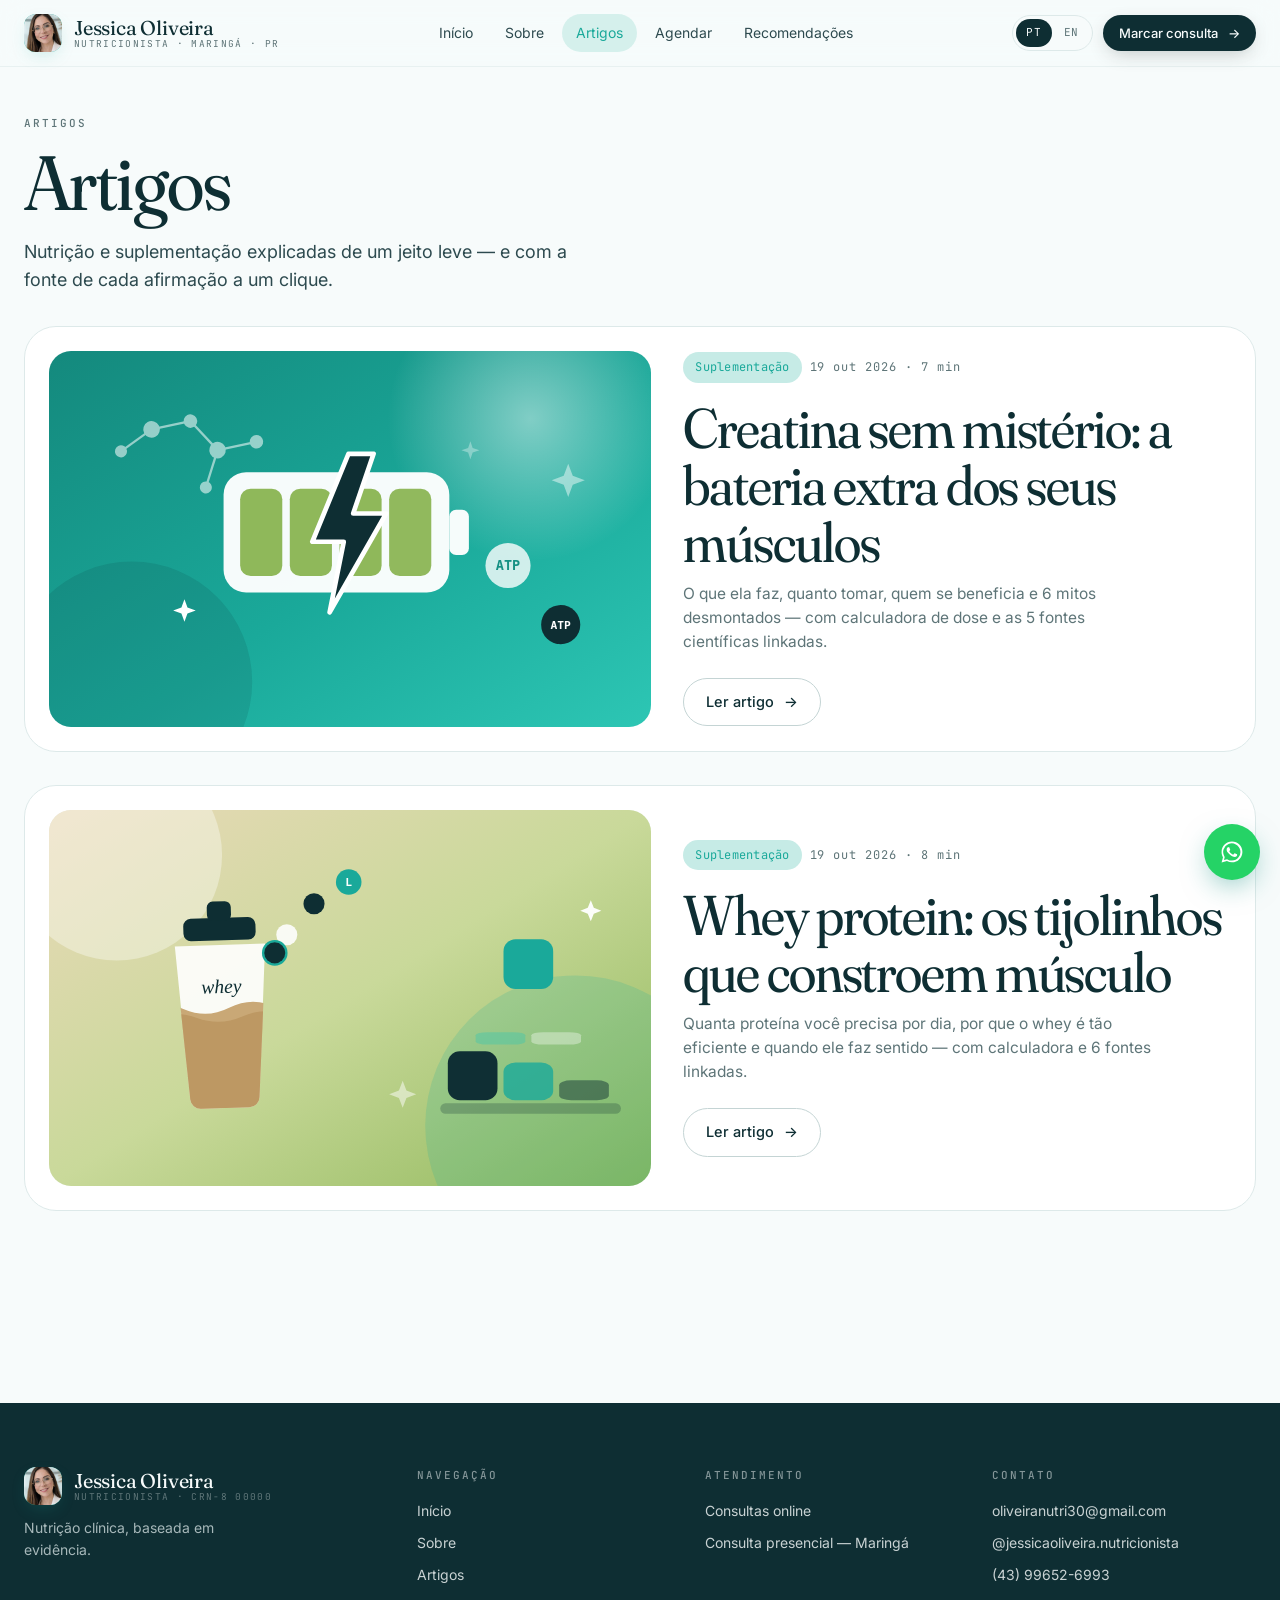
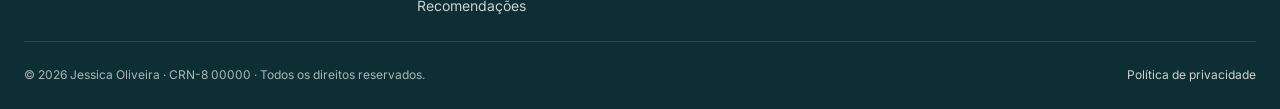
<file: blog.html>
<!DOCTYPE html>
<html lang="pt-BR">
<head>
<meta charset="UTF-8">
<meta name="viewport" content="width=device-width, initial-scale=1.0">
<title>Artigos · Jessica Oliveira, Nutricionista</title>
<meta name="description" content="Artigos sobre nutrição e suplementação, com referências científicas para conferir.">
<meta name="robots" content="noindex"><!-- REMOVER no lançamento -->
<link rel="icon" href="assets/favicon.svg" type="image/svg+xml">
<link rel="stylesheet" href="assets/styles.css">
<link rel="stylesheet" href="assets/artigo.css">
</head>
<body data-page="blog">

<div id="site-nav"></div>

<section class="section" style="padding-top: var(--s-7); padding-bottom: var(--s-6)">
  <div class="container">
    <div style="max-width:720px" data-reveal>
      <div class="eyebrow mb-3" data-i18n="nav.blog">Artigos</div>
      <h1 class="display display-lg" style="margin-bottom:var(--s-4)" data-i18n="bl.title">Artigos</h1>
      <p style="font-size:18px;color:var(--ink-2);max-width:52ch" data-i18n="bl.sub">Nutrição e suplementação explicadas de um jeito leve — e com a fonte de cada afirmação a um clique.</p>
    </div>
  </div>
</section>

<!-- LISTA DE ARTIGOS
     Para publicar um novo: crie artigo-<tema>.html (copie um existente) e adicione um <a class="art-card"> aqui,
     no topo da lista (o mais recente primeiro). Capa: SVG ou imagem em assets/artigos/. -->
<section class="section" style="padding-top:0">
  <div class="container" style="display:grid;gap:var(--s-6)" data-reveal-stagger>

    <a href="artigo-creatina.html" class="art-card tilt" data-reveal>
      <div class="cover"><img src="assets/artigos/creatina-capa.svg" alt="Ilustração de bateria sendo recarregada pela creatina"></div>
      <div>
        <div class="flex gap-2" style="flex-wrap:wrap;align-items:center">
          <span class="chip chip-primary">Suplementação</span><span class="label-mono">19 out 2026 · 7 min</span>
        </div>
        <h2 class="display display-md" style="margin:var(--s-4) 0 var(--s-3)">Creatina sem mistério: a bateria extra dos seus músculos</h2>
        <p style="color:var(--ink-3);font-size:15.5px;max-width:48ch">O que ela faz, quanto tomar, quem se beneficia e 6 mitos desmontados — com calculadora de dose e as 5 fontes científicas linkadas.</p>
        <div class="btn btn-ghost mt-5"><span data-i18n="bl.read">Ler artigo</span><span class="arrow">→</span></div>
      </div>
    </a>

    <a href="artigo-whey-protein.html" class="art-card tilt" data-reveal>
      <div class="cover"><img src="assets/artigos/whey-capa.svg" alt="Ilustração de coqueteleira de whey construindo blocos de músculo"></div>
      <div>
        <div class="flex gap-2" style="flex-wrap:wrap;align-items:center">
          <span class="chip chip-primary">Suplementação</span><span class="label-mono">19 out 2026 · 8 min</span>
        </div>
        <h2 class="display display-md" style="margin:var(--s-4) 0 var(--s-3)">Whey protein: os tijolinhos que constroem músculo</h2>
        <p style="color:var(--ink-3);font-size:15.5px;max-width:48ch">Quanta proteína você precisa por dia, por que o whey é tão eficiente e quando ele faz sentido — com calculadora e 6 fontes linkadas.</p>
        <div class="btn btn-ghost mt-5"><span data-i18n="bl.read">Ler artigo</span><span class="arrow">→</span></div>
      </div>
    </a>

  </div>
</section>

<div id="site-footer"></div>

<script src="assets/site.js"></script>
<script src="assets/i18n.js"></script>
<script src="assets/app.js"></script>
</body>
</html>
</file>
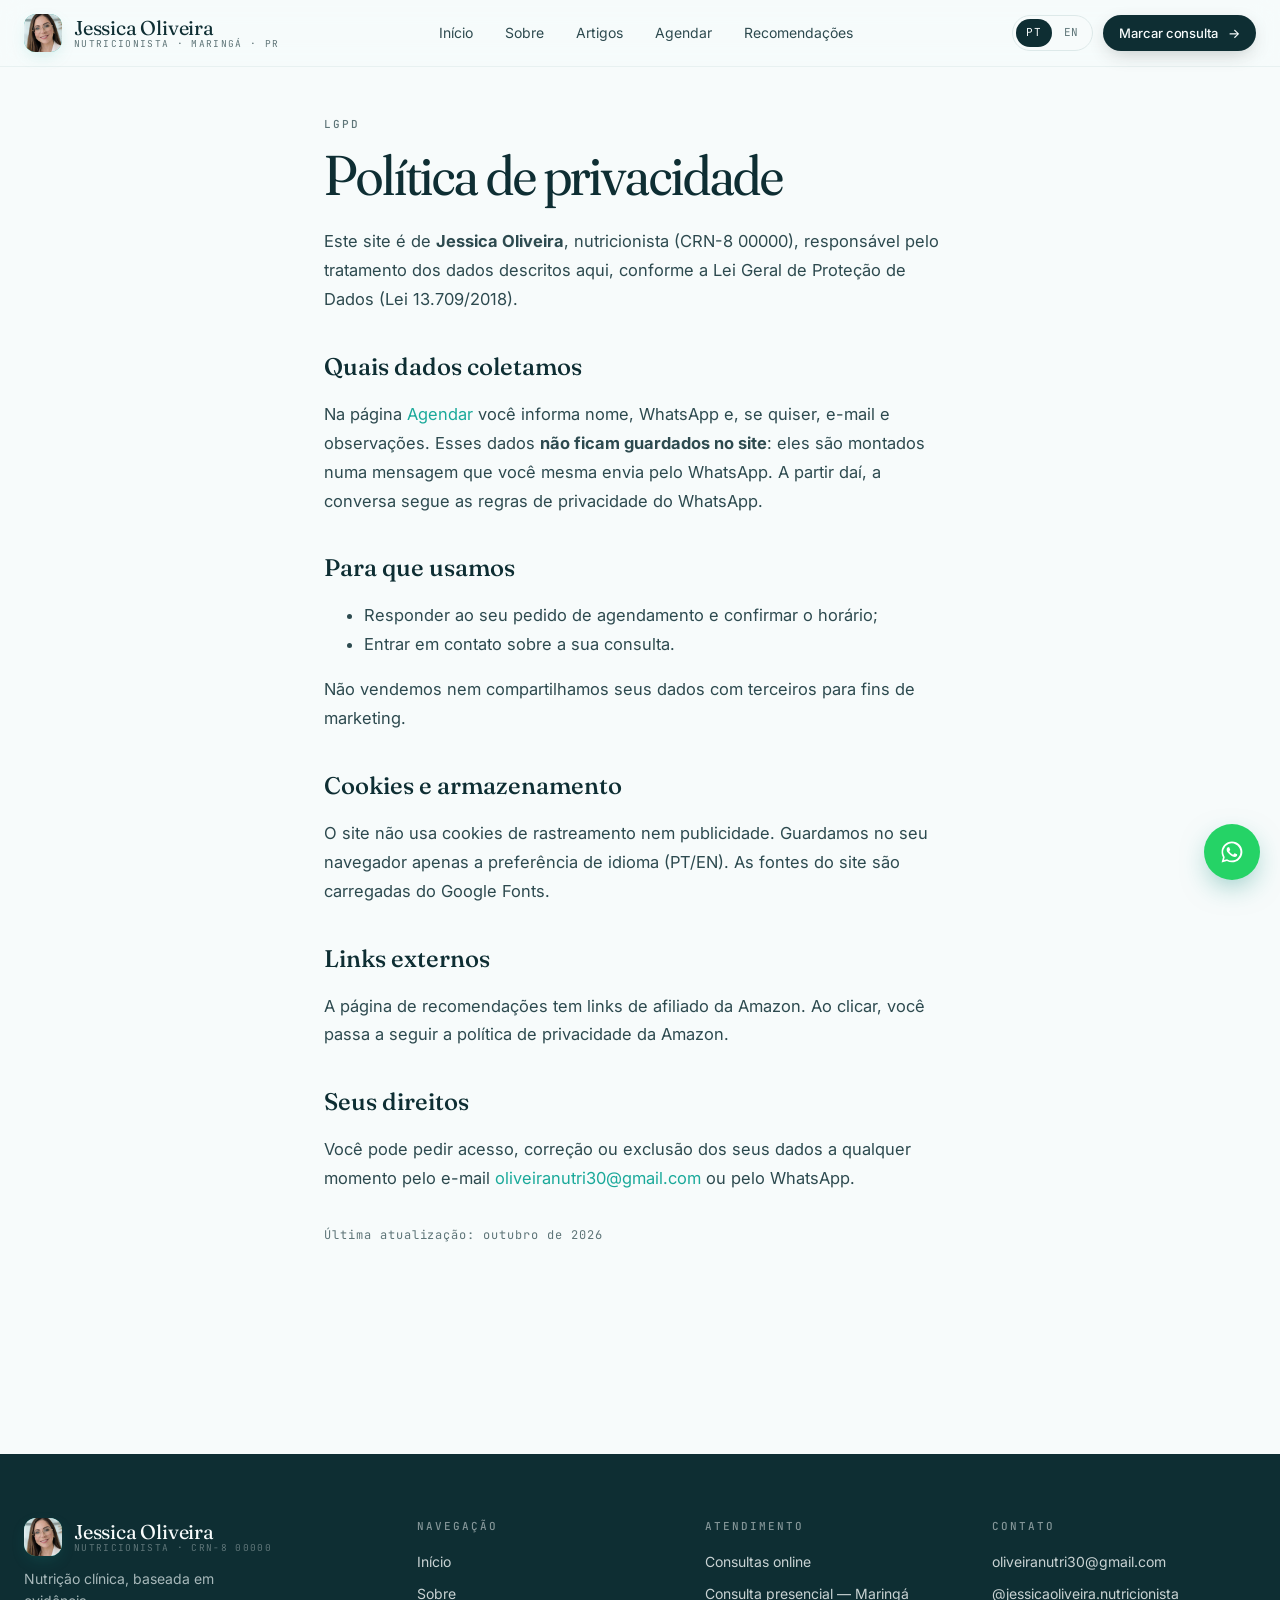
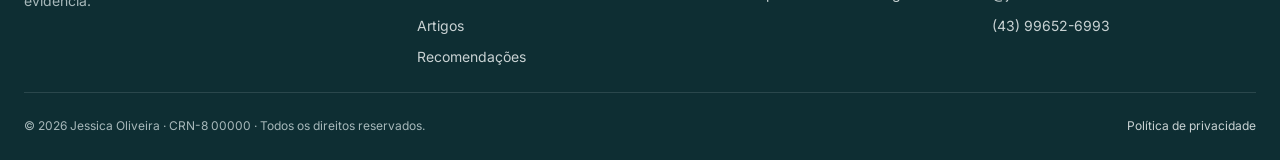
<file: privacidade.html>
<!DOCTYPE html>
<html lang="pt-BR">
<head>
<meta charset="UTF-8">
<meta name="viewport" content="width=device-width, initial-scale=1.0">
<title>Política de privacidade · Jessica Oliveira</title>
<meta name="description" content="Como este site trata seus dados pessoais.">
<meta name="robots" content="noindex"><!-- REMOVER no lançamento -->
<link rel="icon" href="assets/favicon.svg" type="image/svg+xml">
<link rel="stylesheet" href="assets/styles.css">
<style>
  .prose { max-width: 680px; margin: 0 auto; padding: 0 var(--s-5); font-size: 16.5px; line-height: 1.75; }
  .prose h2 { font-family: var(--ff-display); font-size: 24px; font-weight: 500; margin: var(--s-6) 0 var(--s-3); }
  .prose p, .prose ul { margin: 0 0 var(--s-4); }
  .prose a { color: var(--primary); }
</style>
</head>
<body data-page="">

<div id="site-nav"></div>

<section class="section" style="padding-top:var(--s-7)">
  <div class="prose">
    <div class="eyebrow mb-3">LGPD</div>
    <h1 class="display display-md" style="margin-bottom:var(--s-5)">Política de privacidade</h1>

    <p>Este site é de <strong>Jessica Oliveira</strong>, nutricionista (<span data-crn>CRN</span>), responsável pelo tratamento dos dados descritos aqui, conforme a Lei Geral de Proteção de Dados (Lei 13.709/2018).</p>

    <h2>Quais dados coletamos</h2>
    <p>Na página <a href="agendamento.html">Agendar</a> você informa nome, WhatsApp e, se quiser, e-mail e observações. Esses dados <strong>não ficam guardados no site</strong>: eles são montados numa mensagem que você mesma envia pelo WhatsApp. A partir daí, a conversa segue as regras de privacidade do WhatsApp.</p>

    <h2>Para que usamos</h2>
    <ul>
      <li>Responder ao seu pedido de agendamento e confirmar o horário;</li>
      <li>Entrar em contato sobre a sua consulta.</li>
    </ul>
    <p>Não vendemos nem compartilhamos seus dados com terceiros para fins de marketing.</p>

    <h2>Cookies e armazenamento</h2>
    <p>O site não usa cookies de rastreamento nem publicidade. Guardamos no seu navegador apenas a preferência de idioma (PT/EN). As fontes do site são carregadas do Google Fonts.</p>

    <h2>Links externos</h2>
    <p>A página de recomendações tem links de afiliado da Amazon. Ao clicar, você passa a seguir a política de privacidade da Amazon.</p>

    <h2>Seus direitos</h2>
    <p>Você pode pedir acesso, correção ou exclusão dos seus dados a qualquer momento pelo e-mail <a data-email href="#">contato</a> ou pelo WhatsApp.</p>

    <p class="label-mono" style="margin-top:var(--s-6)">Última atualização: outubro de 2026</p>
  </div>
</section>

<div id="site-footer"></div>

<script src="assets/site.js"></script>
<script src="assets/i18n.js"></script>
<script src="assets/app.js"></script>
<script>
document.querySelectorAll('[data-email]').forEach(a => { a.href = 'mailto:' + SITE.email; a.textContent = SITE.email; });
</script>
</body>
</html>
</file>
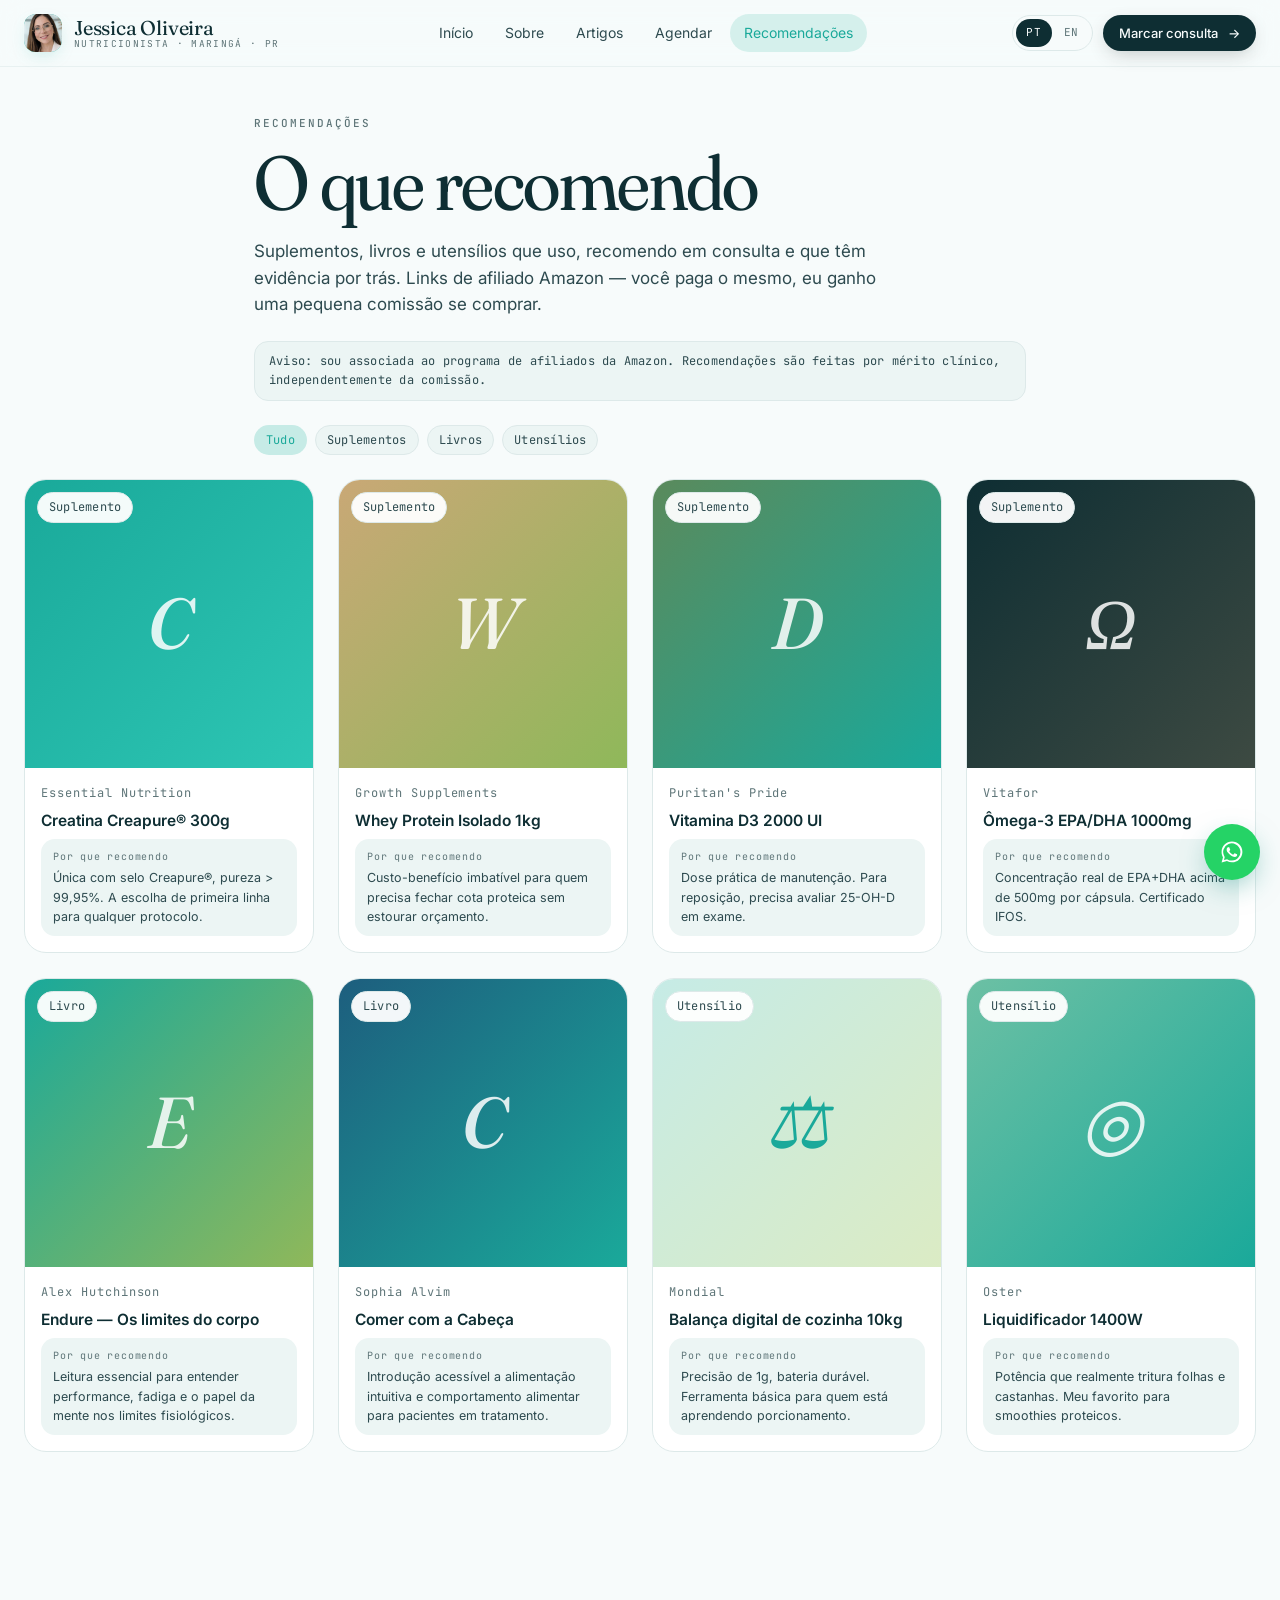
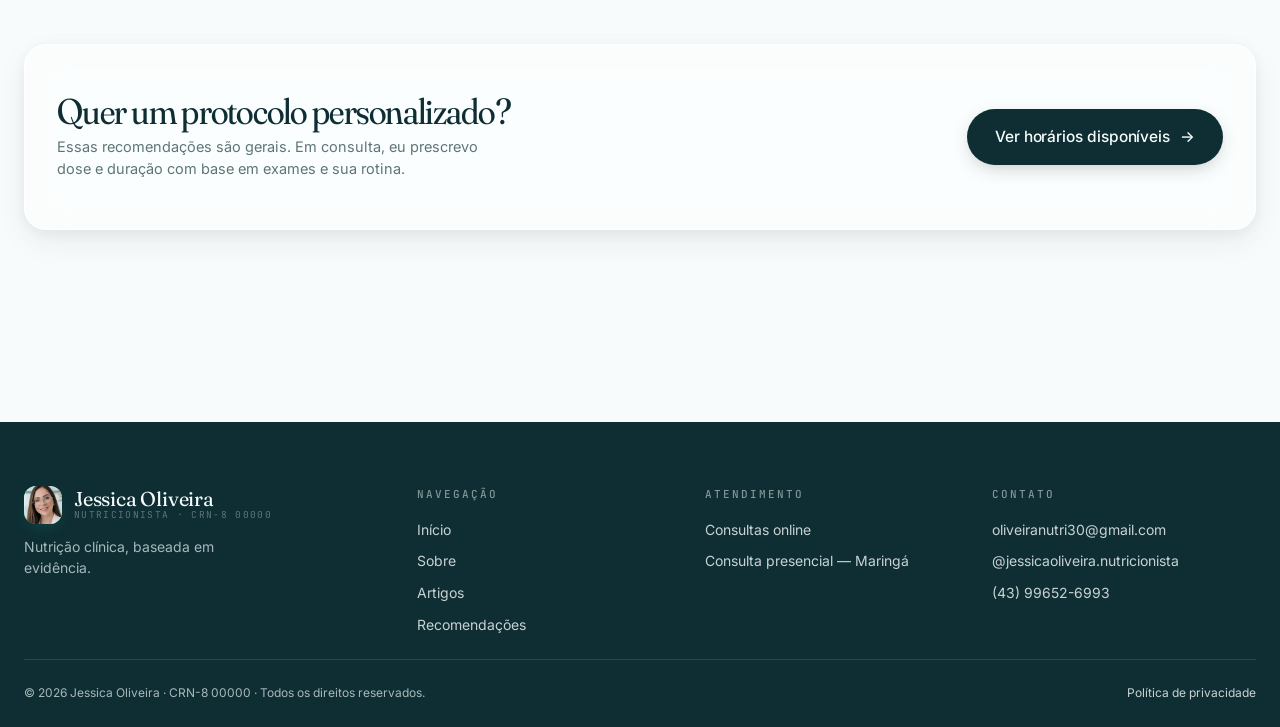
<file: produtos.html>
<!DOCTYPE html>
<html lang="pt-BR">
<head>
<meta charset="UTF-8">
<meta name="viewport" content="width=device-width, initial-scale=1.0">
<title>Recomendações · Jessica Oliveira, Nutricionista</title>
<meta name="description" content="Suplementos, livros e utensílios que recomendo em consulta.">
<meta name="robots" content="noindex"><!-- REMOVER no lançamento -->
<link rel="icon" href="assets/favicon.svg" type="image/svg+xml">
<link rel="stylesheet" href="assets/styles.css">
<style>
  .product-card { display:flex; flex-direction:column; height:100%; background:var(--bg-3); border:1px solid var(--line); border-radius:var(--r-lg); overflow:hidden; transition: all 0.25s var(--ease); }
  .product-card:hover { transform: translateY(-3px); box-shadow: var(--shadow); border-color: var(--line-2); }
  .product-thumb { aspect-ratio: 1; position: relative; overflow: hidden; display:grid;place-items:center; }
  .product-thumb img { position:absolute; inset:0; width:100%; height:100%; object-fit:contain; background:#fff; padding:12px; }
  .product-thumb .glyph { font-family: var(--ff-display); font-style: italic; font-size: 72px; color: rgba(255,255,255,0.85); font-weight: 500; }
  .product-thumb .tag { position:absolute; top:12px; left:12px; z-index:1; background:rgba(255,255,255,0.95); }
  .product-body { padding: var(--s-4); display:flex; flex-direction:column; gap: var(--s-2); flex:1; }
  .why-box { background: var(--bg-2); border-radius: var(--r); padding: 10px 12px; font-size: 12.5px; color: var(--ink-2); margin-top: auto; }
  .why-box .label-mono { display:block; margin-bottom: 4px; font-size: 10px; color: var(--ink-3); }
</style>
</head>
<body data-page="produtos">

<div id="site-nav"></div>

<section class="section" style="padding-top:var(--s-7);padding-bottom:var(--s-5)">
  <div class="container" style="max-width:820px" data-reveal>
    <div class="eyebrow mb-3" data-i18n="nav.shop">Recomendações</div>
    <h1 class="display display-lg" style="margin-bottom:var(--s-4)" data-i18n="sh.title">O que recomendo</h1>
    <p style="font-size:17px;color:var(--ink-2);max-width:58ch" data-i18n="sh.sub">Suplementos, livros e utensílios que uso, recomendo em consulta e que têm evidência por trás.</p>

    <div class="chip mt-5" style="padding:10px 14px;border-radius:var(--r);background:var(--bg-2);font-size:12px;white-space:normal" data-i18n="sh.disclaimer">
      Aviso: sou associada ao programa de afiliados da Amazon.
    </div>

    <div class="flex gap-2 mt-5" style="flex-wrap:wrap">
      <button class="chip chip-primary" data-pfilter="all" data-i18n="sh.filter.all">Tudo</button>
      <button class="chip" data-pfilter="sup" data-i18n="sh.filter.sup">Suplementos</button>
      <button class="chip" data-pfilter="book" data-i18n="sh.filter.book">Livros</button>
      <button class="chip" data-pfilter="tool" data-i18n="sh.filter.tool">Utensílios</button>
    </div>
  </div>
</section>

<!-- PRODUTOS
     Para cada produto: troque href="#" pelo link de afiliado da Amazon (amzn.to/...).
     Foto opcional: <img src="URL-da-foto" alt=""> dentro de .product-thumb (substitui a letra). -->
<section class="section" style="padding-top:0">
  <div class="container">
    <div class="grid grid-4" id="products-grid" data-reveal-stagger>

      <div class="product-card tilt" data-cat="sup" data-reveal>
        <div class="product-thumb" style="background:linear-gradient(135deg,var(--primary),var(--primary-2))">
          <div class="chip tag">Suplemento</div>
          <div class="glyph">C</div>
        </div>
        <div class="product-body">
          <div class="label-mono">Essential Nutrition</div>
          <h3 style="font-size:15.5px;font-weight:600;line-height:1.3;color:var(--ink)">Creatina Creapure® 300g</h3>
          <div class="why-box">
            <span class="label-mono" data-i18n="sh.why">Por que recomendo</span>
            Única com selo Creapure®, pureza &gt; 99,95%. A escolha de primeira linha para qualquer protocolo.
          </div>
          <a href="#" class="btn btn-accent btn-sm" style="justify-content:center" target="_blank" rel="noopener sponsored">
            <span data-i18n="sh.buy">Comprar na Amazon</span><span class="arrow">→</span>
          </a>
        </div>
      </div>

      <div class="product-card tilt" data-cat="sup" data-reveal>
        <div class="product-thumb" style="background:linear-gradient(135deg,#c9a876,var(--accent))">
          <div class="chip tag">Suplemento</div>
          <div class="glyph">W</div>
        </div>
        <div class="product-body">
          <div class="label-mono">Growth Supplements</div>
          <h3 style="font-size:15.5px;font-weight:600;line-height:1.3;color:var(--ink)">Whey Protein Isolado 1kg</h3>
          <div class="why-box">
            <span class="label-mono" data-i18n="sh.why">Por que recomendo</span>
            Custo-benefício imbatível para quem precisa fechar cota proteica sem estourar orçamento.
          </div>
          <a href="#" class="btn btn-accent btn-sm" style="justify-content:center" target="_blank" rel="noopener sponsored">
            <span data-i18n="sh.buy">Comprar na Amazon</span><span class="arrow">→</span>
          </a>
        </div>
      </div>

      <div class="product-card tilt" data-cat="sup" data-reveal>
        <div class="product-thumb" style="background:linear-gradient(135deg,#5a8a5c,var(--primary))">
          <div class="chip tag">Suplemento</div>
          <div class="glyph">D</div>
        </div>
        <div class="product-body">
          <div class="label-mono">Puritan's Pride</div>
          <h3 style="font-size:15.5px;font-weight:600;line-height:1.3;color:var(--ink)">Vitamina D3 2000 UI</h3>
          <div class="why-box">
            <span class="label-mono" data-i18n="sh.why">Por que recomendo</span>
            Dose prática de manutenção. Para reposição, precisa avaliar 25-OH-D em exame.
          </div>
          <a href="#" class="btn btn-accent btn-sm" style="justify-content:center" target="_blank" rel="noopener sponsored">
            <span data-i18n="sh.buy">Comprar na Amazon</span><span class="arrow">→</span>
          </a>
        </div>
      </div>

      <div class="product-card tilt" data-cat="sup" data-reveal>
        <div class="product-thumb" style="background:linear-gradient(135deg,var(--ink),#3d4a42)">
          <div class="chip tag">Suplemento</div>
          <div class="glyph">Ω</div>
        </div>
        <div class="product-body">
          <div class="label-mono">Vitafor</div>
          <h3 style="font-size:15.5px;font-weight:600;line-height:1.3;color:var(--ink)">Ômega-3 EPA/DHA 1000mg</h3>
          <div class="why-box">
            <span class="label-mono" data-i18n="sh.why">Por que recomendo</span>
            Concentração real de EPA+DHA acima de 500mg por cápsula. Certificado IFOS.
          </div>
          <a href="#" class="btn btn-accent btn-sm" style="justify-content:center" target="_blank" rel="noopener sponsored">
            <span data-i18n="sh.buy">Comprar na Amazon</span><span class="arrow">→</span>
          </a>
        </div>
      </div>

      <div class="product-card tilt" data-cat="book" data-reveal>
        <div class="product-thumb" style="background:linear-gradient(135deg,#1aa99a,#8fb85a)">
          <div class="chip tag">Livro</div>
          <div class="glyph">E</div>
        </div>
        <div class="product-body">
          <div class="label-mono">Alex Hutchinson</div>
          <h3 style="font-size:15.5px;font-weight:600;line-height:1.3;color:var(--ink)">Endure — Os limites do corpo</h3>
          <div class="why-box">
            <span class="label-mono" data-i18n="sh.why">Por que recomendo</span>
            Leitura essencial para entender performance, fadiga e o papel da mente nos limites fisiológicos.
          </div>
          <a href="#" class="btn btn-accent btn-sm" style="justify-content:center" target="_blank" rel="noopener sponsored">
            <span data-i18n="sh.buy">Comprar na Amazon</span><span class="arrow">→</span>
          </a>
        </div>
      </div>

      <div class="product-card tilt" data-cat="book" data-reveal>
        <div class="product-thumb" style="background:linear-gradient(135deg,#1d5e7e,var(--primary))">
          <div class="chip tag">Livro</div>
          <div class="glyph">C</div>
        </div>
        <div class="product-body">
          <div class="label-mono">Sophia Alvim</div><!-- A CONFIRMAR: autora/título (veio do design, não verificado) -->
          <h3 style="font-size:15.5px;font-weight:600;line-height:1.3;color:var(--ink)">Comer com a Cabeça</h3>
          <div class="why-box">
            <span class="label-mono" data-i18n="sh.why">Por que recomendo</span>
            Introdução acessível a alimentação intuitiva e comportamento alimentar para pacientes em tratamento.
          </div>
          <a href="#" class="btn btn-accent btn-sm" style="justify-content:center" target="_blank" rel="noopener sponsored">
            <span data-i18n="sh.buy">Comprar na Amazon</span><span class="arrow">→</span>
          </a>
        </div>
      </div>

      <div class="product-card tilt" data-cat="tool" data-reveal>
        <div class="product-thumb" style="background:linear-gradient(135deg,var(--primary-soft),var(--accent-soft))">
          <div class="chip tag">Utensílio</div>
          <div class="glyph" style="color:var(--primary)">⚖</div>
        </div>
        <div class="product-body">
          <div class="label-mono">Mondial</div>
          <h3 style="font-size:15.5px;font-weight:600;line-height:1.3;color:var(--ink)">Balança digital de cozinha 10kg</h3>
          <div class="why-box">
            <span class="label-mono" data-i18n="sh.why">Por que recomendo</span>
            Precisão de 1g, bateria durável. Ferramenta básica para quem está aprendendo porcionamento.
          </div>
          <a href="#" class="btn btn-accent btn-sm" style="justify-content:center" target="_blank" rel="noopener sponsored">
            <span data-i18n="sh.buy">Comprar na Amazon</span><span class="arrow">→</span>
          </a>
        </div>
      </div>

      <div class="product-card tilt" data-cat="tool" data-reveal>
        <div class="product-thumb" style="background:linear-gradient(135deg,#6cc0a4,var(--primary))">
          <div class="chip tag">Utensílio</div>
          <div class="glyph">◎</div>
        </div>
        <div class="product-body">
          <div class="label-mono">Oster</div>
          <h3 style="font-size:15.5px;font-weight:600;line-height:1.3;color:var(--ink)">Liquidificador 1400W</h3>
          <div class="why-box">
            <span class="label-mono" data-i18n="sh.why">Por que recomendo</span>
            Potência que realmente tritura folhas e castanhas. Meu favorito para smoothies proteicos.
          </div>
          <a href="#" class="btn btn-accent btn-sm" style="justify-content:center" target="_blank" rel="noopener sponsored">
            <span data-i18n="sh.buy">Comprar na Amazon</span><span class="arrow">→</span>
          </a>
        </div>
      </div>

    </div>
  </div>
</section>

<section class="section">
  <div class="container">
    <div class="glass" style="padding:var(--s-7) var(--s-6);display:flex;align-items:center;justify-content:space-between;gap:var(--s-4);flex-wrap:wrap" data-reveal>
      <div>
        <h3 class="display display-sm" style="margin-bottom:6px" data-i18n="sh.cta.t">Quer um protocolo personalizado?</h3>
        <p style="color:var(--ink-3);font-size:14.5px;max-width:50ch" data-i18n="sh.cta.d">Essas recomendações são gerais. Em consulta, eu prescrevo dose e duração com base em exames e sua rotina.</p>
      </div>
      <a href="agendamento.html" class="btn btn-primary btn-lg"><span data-i18n="cta.button">Ver horários disponíveis</span><span class="arrow">→</span></a>
    </div>
  </div>
</section>

<div id="site-footer"></div>

<script src="assets/site.js"></script>
<script src="assets/i18n.js"></script>
<script src="assets/app.js"></script>
<script>
// Links sem endereço de afiliado ficam escondidos até serem preenchidos
document.querySelectorAll('#products-grid a[href="#"]').forEach(a => a.style.display = 'none');

document.querySelectorAll('[data-pfilter]').forEach(btn => {
  btn.addEventListener('click', () => {
    document.querySelectorAll('[data-pfilter]').forEach(b => b.classList.remove('chip-primary'));
    btn.classList.add('chip-primary');
    const f = btn.dataset.pfilter;
    document.querySelectorAll('#products-grid > [data-cat]').forEach(c => {
      c.style.display = (f === 'all' || c.dataset.cat === f) ? '' : 'none';
    });
  });
});
</script>
</body>
</html>
</file>
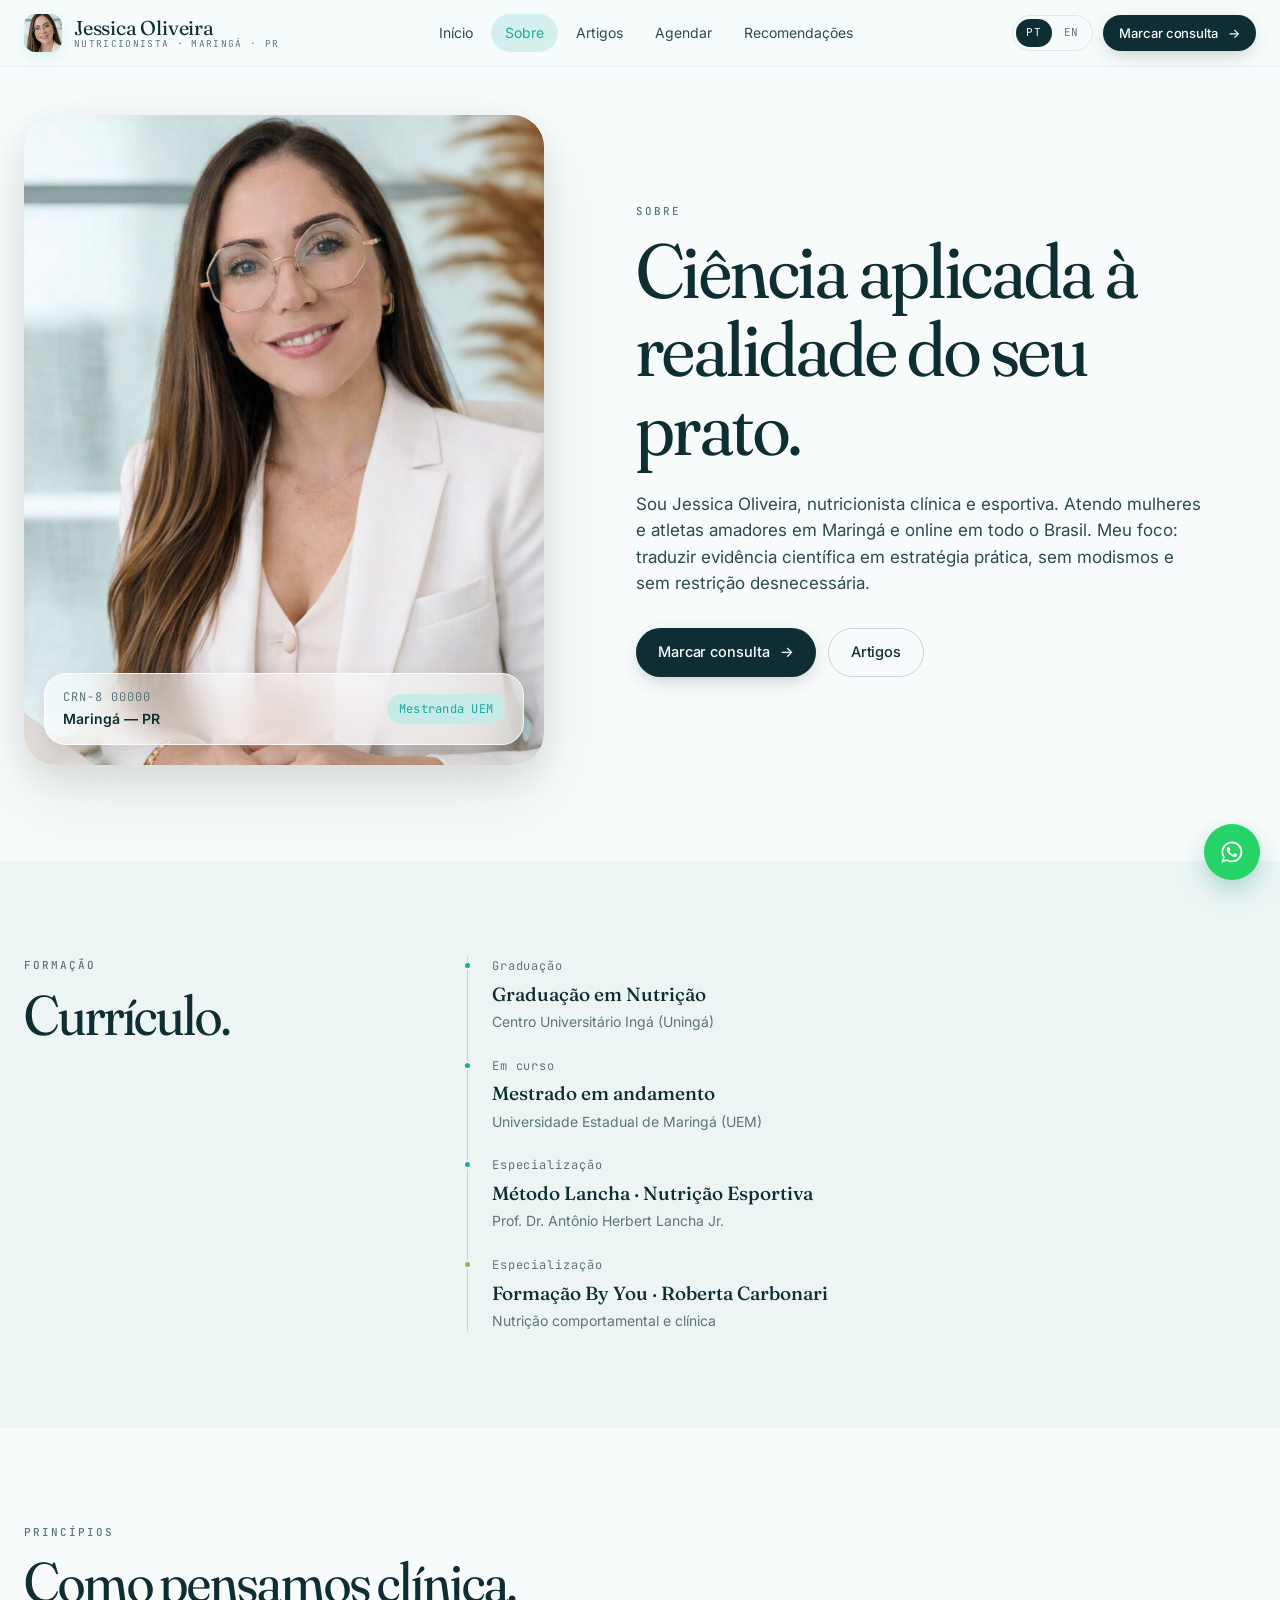
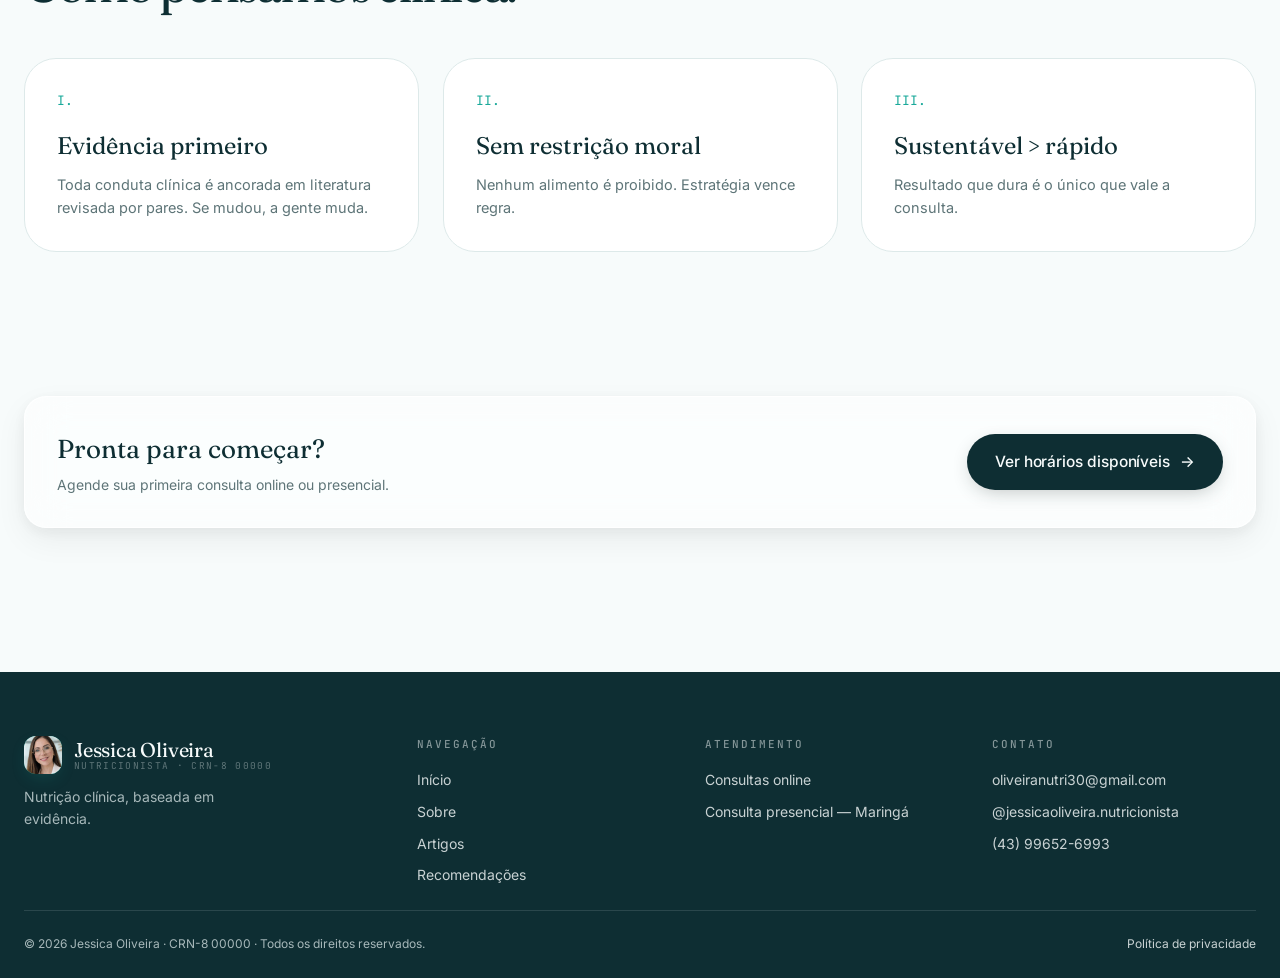
<file: sobre.html>
<!DOCTYPE html>
<html lang="pt-BR">
<head>
<meta charset="UTF-8">
<meta name="viewport" content="width=device-width, initial-scale=1.0">
<title>Sobre · Jessica Oliveira, Nutricionista</title>
<meta name="description" content="Nutricionista clínica e esportiva em Maringá - PR. Formação, princípios e método de trabalho.">
<meta name="robots" content="noindex"><!-- REMOVER no lançamento -->
<link rel="icon" href="assets/favicon.svg" type="image/svg+xml">
<link rel="stylesheet" href="assets/styles.css">
</head>
<body data-page="sobre">

<div id="site-nav"></div>

<!-- APRESENTAÇÃO -->
<section class="section" style="padding-top: var(--s-7)">
  <div class="container">
    <div class="split" style="grid-template-columns:1fr 1.1fr">
      <div data-reveal>
        <div class="tilt" style="aspect-ratio: 4/5; max-width:520px; border-radius: var(--r-xl); position:relative; overflow:hidden; box-shadow: var(--shadow-lg); background: linear-gradient(160deg, var(--primary-soft) 0%, var(--bg-2) 100%);">
          <img src="assets/jessica.jpeg" alt="Jessica Oliveira" style="position:absolute;inset:0;width:100%;height:100%;object-fit:cover;object-position:58% center" onerror="this.remove()">
          <div style="position:absolute;bottom:20px;left:20px;right:20px" class="glass">
            <div style="padding:14px 18px;display:flex;justify-content:space-between;align-items:center;gap:12px;flex-wrap:wrap">
              <div>
                <div class="label-mono" style="margin-bottom:2px" data-crn>CRN</div>
                <div style="font-weight:600;color:var(--ink);font-size:14px">Maringá — PR</div>
              </div>
              <div class="chip chip-primary">Mestranda UEM</div>
            </div>
          </div>
        </div>
      </div>

      <div data-reveal>
        <div class="eyebrow mb-3" data-i18n="ab.eyebrow">Sobre</div>
        <h1 class="display display-lg" style="margin-bottom:var(--s-5)" data-i18n="ab.title">Ciência aplicada à realidade do seu prato.</h1>
        <p style="font-size:17px;max-width:52ch;margin-bottom:var(--s-6)" data-i18n="ab.lead">
          Sou Jessica Oliveira, nutricionista clínica e esportiva. Atendo mulheres e atletas amadores em Maringá e online em todo o Brasil.
        </p>
        <div class="flex gap-3" style="flex-wrap:wrap">
          <a href="agendamento.html" class="btn btn-primary"><span data-i18n="nav.cta">Marcar consulta</span><span class="arrow">→</span></a>
          <a href="blog.html" class="btn btn-ghost"><span data-i18n="nav.blog">Artigos</span></a>
        </div>
      </div>
    </div>
  </div>
</section>

<!-- FORMAÇÃO -->
<section class="section" style="background:var(--bg-2)">
  <div class="container">
    <div class="split" style="grid-template-columns:1fr 2fr;align-items:start">
      <div data-reveal>
        <div class="eyebrow mb-3" data-i18n="ab.cv">Formação</div>
        <h2 class="display display-md" style="max-width:10ch" data-i18n="ab.cv.title">Currículo.</h2>
      </div>
      <div data-reveal-stagger>
        <div style="border-left:1px solid var(--line-2);padding-left:var(--s-5);position:relative">

          <div style="margin-bottom:var(--s-5);position:relative" data-reveal>
            <div style="position:absolute;left:calc(-1 * var(--s-5) - 5px);top:4px;width:9px;height:9px;border-radius:50%;background:var(--primary);border:2px solid var(--bg-2)"></div>
            <div class="label-mono" data-i18n="ab.cv.1.y">Graduação</div>
            <h3 style="font-size:19px;font-weight:500;font-family:var(--ff-display);margin:4px 0 2px" data-i18n="ab.cv.1.t">Graduação em Nutrição</h3>
            <p style="color:var(--ink-3);font-size:14px" data-i18n="ab.cv.1.i">Centro Universitário Ingá (Uningá)</p>
          </div>

          <div style="margin-bottom:var(--s-5);position:relative" data-reveal>
            <div style="position:absolute;left:calc(-1 * var(--s-5) - 5px);top:4px;width:9px;height:9px;border-radius:50%;background:var(--primary);border:2px solid var(--bg-2)"></div>
            <div class="label-mono" data-i18n="ab.cv.2.y">Em curso</div>
            <h3 style="font-size:19px;font-weight:500;font-family:var(--ff-display);margin:4px 0 2px" data-i18n="ab.cv.2.t">Mestrado em andamento</h3>
            <p style="color:var(--ink-3);font-size:14px" data-i18n="ab.cv.2.i">Universidade Estadual de Maringá (UEM)</p>
          </div>

          <div style="margin-bottom:var(--s-5);position:relative" data-reveal>
            <div style="position:absolute;left:calc(-1 * var(--s-5) - 5px);top:4px;width:9px;height:9px;border-radius:50%;background:var(--primary);border:2px solid var(--bg-2)"></div>
            <div class="label-mono" data-i18n="ab.cv.3.y">Especialização</div>
            <h3 style="font-size:19px;font-weight:500;font-family:var(--ff-display);margin:4px 0 2px" data-i18n="ab.cv.3.t">Método Lancha · Nutrição Esportiva</h3>
            <p style="color:var(--ink-3);font-size:14px" data-i18n="ab.cv.3.i">Prof. Dr. Antônio Herbert Lancha Jr.</p>
          </div>

          <div style="position:relative" data-reveal>
            <div style="position:absolute;left:calc(-1 * var(--s-5) - 5px);top:4px;width:9px;height:9px;border-radius:50%;background:var(--accent);border:2px solid var(--bg-2)"></div>
            <div class="label-mono" data-i18n="ab.cv.4.y">Especialização</div>
            <h3 style="font-size:19px;font-weight:500;font-family:var(--ff-display);margin:4px 0 2px" data-i18n="ab.cv.4.t">Formação By You · Roberta Carbonari</h3>
            <p style="color:var(--ink-3);font-size:14px" data-i18n="ab.cv.4.i">Nutrição comportamental e clínica</p>
          </div>

        </div>
      </div>
    </div>
  </div>
</section>

<!-- PRINCÍPIOS -->
<section class="section">
  <div class="container">
    <div style="max-width:600px;margin-bottom:var(--s-7)" data-reveal>
      <div class="eyebrow mb-3" data-i18n="ab.values">Princípios</div>
      <h2 class="display display-md" data-i18n="ab.values.title">Como pensamos clínica.</h2>
    </div>
    <div class="grid grid-3" data-reveal-stagger>
      <div class="card card-lg tilt" data-reveal>
        <div class="num-mono" style="font-size:13px;color:var(--primary);margin-bottom:var(--s-4)">I.</div>
        <h3 style="font-family:var(--ff-display);font-size:24px;font-weight:400;margin-bottom:10px" data-i18n="ab.v.1.t">Evidência primeiro</h3>
        <p style="color:var(--ink-3);font-size:14.5px" data-i18n="ab.v.1.d">Toda conduta clínica é ancorada em literatura revisada por pares. Se mudou, a gente muda.</p>
      </div>
      <div class="card card-lg tilt" data-reveal>
        <div class="num-mono" style="font-size:13px;color:var(--primary);margin-bottom:var(--s-4)">II.</div>
        <h3 style="font-family:var(--ff-display);font-size:24px;font-weight:400;margin-bottom:10px" data-i18n="ab.v.2.t">Sem restrição moral</h3>
        <p style="color:var(--ink-3);font-size:14.5px" data-i18n="ab.v.2.d">Nenhum alimento é proibido. Estratégia vence regra.</p>
      </div>
      <div class="card card-lg tilt" data-reveal>
        <div class="num-mono" style="font-size:13px;color:var(--primary);margin-bottom:var(--s-4)">III.</div>
        <h3 style="font-family:var(--ff-display);font-size:24px;font-weight:400;margin-bottom:10px" data-i18n="ab.v.3.t">Sustentável &gt; rápido</h3>
        <p style="color:var(--ink-3);font-size:14.5px" data-i18n="ab.v.3.d">Resultado que dura é o único que vale a consulta.</p>
      </div>
    </div>
  </div>
</section>

<!-- CHAMADA -->
<section class="section-sm">
  <div class="container">
    <div class="glass" style="padding:var(--s-6);display:flex;align-items:center;justify-content:space-between;gap:var(--s-4);flex-wrap:wrap" data-reveal>
      <div>
        <h3 style="font-family:var(--ff-display);font-size:26px;font-weight:400" data-i18n="cta.title">Pronta para começar?</h3>
        <p style="color:var(--ink-3);font-size:14px;margin-top:4px" data-i18n="cta.sub">Agende sua primeira consulta online ou presencial.</p>
      </div>
      <a href="agendamento.html" class="btn btn-primary btn-lg"><span data-i18n="cta.button">Ver horários disponíveis</span><span class="arrow">→</span></a>
    </div>
  </div>
</section>

<div id="site-footer"></div>

<script src="assets/site.js"></script>
<script src="assets/i18n.js"></script>
<script src="assets/app.js"></script>
</body>
</html>
</file>
<file: assets/styles.css>
/* ============================================================
   Jessica Oliveira · Nutricionista — Design System
   Paleta turquesa + verde salada · Fraunces + Inter + JetBrains Mono
   ============================================================ */

@import url('https://fonts.googleapis.com/css2?family=Fraunces:ital,opsz,wght@0,9..144,300..700;1,9..144,300..700&family=Inter:wght@300;400;500;600;700&family=JetBrains+Mono:wght@400;500;600&display=swap');

/* --------------------------- CORES E MEDIDAS --------------------------- */
:root {
  --bg:           #f7fbfb;   /* off-white com sopro turquesa */
  --bg-2:         #ecf5f4;   /* card raised */
  --bg-3:         #ffffff;   /* pure white */
  --ink:          #0e2e33;   /* deep teal ink */
  --ink-2:        #2d4a4f;   /* body */
  --ink-3:        #5e7578;   /* muted */
  --ink-4:        #a7b8ba;   /* faint */
  --line:         #dde9e9;   /* hairline */
  --line-2:       #c4d4d4;   /* emphasis */

  --primary:      #1aa99a;   /* turquesa — da estante */
  --primary-2:    #2dc6b4;
  --primary-soft: #c6ebe6;
  --primary-glow: rgba(26,169,154,0.28);

  --accent:       #8fb85a;   /* verde salada */
  --accent-soft:  #dbebc4;
  --gold:         #c9a876;

  --success:      #5a8a5c;
  --danger:       #c15b5b;

  --s-1: 4px;
  --s-2: 8px;
  --s-3: 12px;
  --s-4: 16px;
  --s-5: 24px;
  --s-6: 32px;
  --s-7: 48px;
  --s-8: 64px;
  --s-9: 96px;

  --r-sm: 8px;
  --r:    14px;
  --r-lg: 22px;
  --r-xl: 32px;
  --r-pill: 999px;

  --shadow-sm:  0 1px 2px rgba(26,38,32,0.04), 0 2px 6px rgba(26,38,32,0.04);
  --shadow:     0 4px 16px rgba(26,38,32,0.06), 0 12px 32px rgba(26,38,32,0.06);
  --shadow-lg:  0 12px 36px rgba(26,38,32,0.10), 0 32px 80px rgba(26,38,32,0.08);
  --shadow-glow: 0 20px 60px -20px var(--primary-glow);

  --ff-display: 'Fraunces', 'Times New Roman', serif;
  --ff-body:    'Inter', -apple-system, BlinkMacSystemFont, sans-serif;
  --ff-mono:    'JetBrains Mono', ui-monospace, monospace;

  --ease: cubic-bezier(.2,.7,.2,1);
}

/* --------------------------- RESET --------------------------- */
*, *::before, *::after { box-sizing: border-box; }
html, body { margin: 0; padding: 0; }
html { scroll-behavior: smooth; }
body {
  font-family: var(--ff-body);
  background: var(--bg);
  color: var(--ink-2);
  font-size: 16px;
  line-height: 1.55;
  -webkit-font-smoothing: antialiased;
  overflow-x: hidden;
}
img, svg { display: block; max-width: 100%; }
a { color: inherit; text-decoration: none; }
button { font: inherit; border: none; background: none; cursor: pointer; color: inherit; }
input, textarea, select { font: inherit; color: inherit; }

/* --------------------------- TIPOGRAFIA --------------------------- */
.display {
  font-family: var(--ff-display);
  font-weight: 400;
  letter-spacing: -0.02em;
  line-height: 1.02;
  color: var(--ink);
  font-variation-settings: "opsz" 144, "SOFT" 50;
}
.display-xl { font-size: clamp(44px, 8vw, 112px); }
.display-lg { font-size: clamp(36px, 6vw, 80px); }
.display-md { font-size: clamp(30px, 4.5vw, 56px); }
.display-sm { font-size: clamp(24px, 3vw, 36px); }

.eyebrow {
  font-family: var(--ff-mono);
  font-size: 11px;
  letter-spacing: 0.18em;
  text-transform: uppercase;
  color: var(--ink-3);
  font-weight: 500;
}
.label-mono {
  font-family: var(--ff-mono);
  font-size: 12px;
  letter-spacing: 0.08em;
  color: var(--ink-3);
}
.num-mono { font-family: var(--ff-mono); font-feature-settings: "tnum" 1; }

h1, h2, h3, h4 { margin: 0; color: var(--ink); }
p { margin: 0; }

/* --------------------------- LAYOUT --------------------------- */
.container {
  width: 100%;
  max-width: 1280px;
  margin: 0 auto;
  padding: 0 var(--s-5);
}
.section { padding: var(--s-9) 0; }
.section-sm { padding: var(--s-7) 0; }

.grid { display: grid; gap: var(--s-5); }
.grid-2 { grid-template-columns: repeat(2, 1fr); }
.grid-3 { grid-template-columns: repeat(3, 1fr); }
.grid-4 { grid-template-columns: repeat(4, 1fr); }
@media (max-width: 960px) {
  .grid-3, .grid-4 { grid-template-columns: repeat(2, 1fr); }
}
@media (max-width: 640px) {
  .grid-2, .grid-3, .grid-4 { grid-template-columns: 1fr; }
}

/* Duas colunas que viram uma no celular */
.split { display: grid; gap: var(--s-7); align-items: center; }
@media (max-width: 860px) {
  .split { grid-template-columns: 1fr !important; gap: var(--s-6); }
  .split-reverse > :first-child { order: 2; }
}

.flex { display: flex; }
.flex-center { display: flex; align-items: center; justify-content: center; }
.flex-between { display: flex; align-items: center; justify-content: space-between; }
.gap-2 { gap: var(--s-2); }
.gap-3 { gap: var(--s-3); }
.gap-4 { gap: var(--s-4); }
.gap-5 { gap: var(--s-5); }

/* --------------------------- MENU --------------------------- */
.nav {
  position: sticky;
  top: 0;
  z-index: 50;
  backdrop-filter: blur(14px) saturate(140%);
  -webkit-backdrop-filter: blur(14px) saturate(140%);
  background: color-mix(in oklab, var(--bg) 78%, transparent);
  border-bottom: 1px solid color-mix(in oklab, var(--line) 60%, transparent);
}
.nav-inner {
  max-width: 1280px;
  margin: 0 auto;
  padding: 14px var(--s-5);
  display: flex;
  align-items: center;
  justify-content: space-between;
  gap: var(--s-4);
}
.brand {
  display: flex;
  align-items: center;
  gap: 12px;
  font-family: var(--ff-display);
  font-size: 20px;
  color: var(--ink);
  letter-spacing: -0.01em;
  min-width: 0;
}
.brand-mark {
  position: relative;
  flex: none;
  width: 38px;
  height: 38px;
  border-radius: 12px;
  overflow: hidden;
  background: linear-gradient(135deg, var(--primary) 0%, var(--primary-2) 100%);
  color: #fff;
  display: grid;
  place-items: center;
  font-family: var(--ff-display);
  font-weight: 500;
  font-style: italic;
  font-size: 20px;
  box-shadow: 0 6px 18px -6px var(--primary-glow), inset 0 1px 0 rgba(255,255,255,0.25);
}
.brand-mark img { position: absolute; inset: 0; width: 100%; height: 100%; object-fit: cover; }
.brand-meta { display: flex; flex-direction: column; line-height: 1.1; white-space: nowrap; }
.brand-meta small {
  font-family: var(--ff-mono);
  font-size: 9.5px;
  letter-spacing: 0.14em;
  text-transform: uppercase;
  color: var(--ink-3);
}

.nav-links { display: flex; align-items: center; gap: 4px; }
.nav-link {
  padding: 8px 14px;
  border-radius: var(--r-pill);
  font-size: 14px;
  color: var(--ink-2);
  transition: all 0.2s var(--ease);
  position: relative;
}
.nav-link:hover { color: var(--ink); background: color-mix(in oklab, var(--primary-soft) 50%, transparent); }
.nav-link.active { color: var(--primary); background: color-mix(in oklab, var(--primary-soft) 70%, transparent); }

.nav-actions { display: flex; align-items: center; gap: 10px; }

.nav-toggle {
  display: none;
  width: 40px; height: 40px;
  border-radius: 12px;
  border: 1px solid var(--line);
  background: var(--bg-3);
  flex-direction: column;
  align-items: center;
  justify-content: center;
  gap: 4px;
}
.nav-toggle span { display: block; width: 18px; height: 1.5px; background: var(--ink); border-radius: 2px; transition: transform .2s var(--ease), opacity .2s; }
.nav.open .nav-toggle span:nth-child(1) { transform: translateY(5.5px) rotate(45deg); }
.nav.open .nav-toggle span:nth-child(2) { opacity: 0; }
.nav.open .nav-toggle span:nth-child(3) { transform: translateY(-5.5px) rotate(-45deg); }

@media (max-width: 960px) {
  .nav-toggle { display: flex; }
  .nav-links {
    display: none;
    position: absolute;
    top: 100%; left: 0; right: 0;
    flex-direction: column;
    align-items: stretch;
    gap: 2px;
    padding: var(--s-3) var(--s-5) var(--s-5);
    background: var(--bg);
    border-bottom: 1px solid var(--line);
    box-shadow: var(--shadow);
  }
  .nav.open .nav-links { display: flex; }
  .nav-link { padding: 12px 14px; font-size: 16px; }
}
@media (max-width: 560px) {
  .nav .nav-cta { display: none; }
  .brand-meta small { display: none; }
  .brand { font-size: 18px; }
}

/* --------------------------- BOTÕES --------------------------- */
.btn {
  display: inline-flex;
  align-items: center;
  gap: 10px;
  padding: 12px 22px;
  border-radius: var(--r-pill);
  font-weight: 500;
  font-size: 14.5px;
  letter-spacing: -0.005em;
  transition: all 0.2s var(--ease);
  cursor: pointer;
  position: relative;
  white-space: nowrap;
}
.btn:active { transform: scale(0.97); }

.btn-primary {
  background: var(--ink);
  color: var(--bg);
  box-shadow: 0 6px 20px -6px rgba(26,38,32,0.3);
}
.btn-primary:hover {
  background: var(--primary);
  box-shadow: 0 10px 30px -8px var(--primary-glow);
  transform: translateY(-1px);
}

.btn-ghost {
  background: transparent;
  color: var(--ink);
  border: 1px solid var(--line-2);
}
.btn-ghost:hover { background: var(--bg-2); border-color: var(--ink-3); }

.btn-accent {
  background: var(--accent);
  color: #fff;
  box-shadow: 0 6px 20px -6px rgba(143,184,90,0.5);
}
.btn-accent:hover { transform: translateY(-1px); filter: brightness(1.05); }

.btn-sm { padding: 8px 16px; font-size: 13px; }
.btn-lg { padding: 16px 28px; font-size: 15.5px; }
@media (max-width: 480px) {
  .btn-lg { padding: 14px 22px; font-size: 15px; white-space: normal; text-align: center; }
}

.btn .arrow { display: inline-block; transition: transform 0.25s var(--ease); }
.btn:hover .arrow { transform: translateX(3px); }

/* --------------------------- CARDS --------------------------- */
.card {
  background: var(--bg-3);
  border: 1px solid var(--line);
  border-radius: var(--r-lg);
  padding: var(--s-5);
  transition: all 0.25s var(--ease);
  position: relative;
  overflow: hidden;
}
.card:hover {
  border-color: var(--line-2);
  transform: translateY(-2px);
  box-shadow: var(--shadow);
}
.card-quiet { background: var(--bg-2); border-color: transparent; }
.card-lg { padding: var(--s-6); border-radius: var(--r-xl); }
@media (max-width: 560px) { .card-lg { padding: var(--s-5); } }

/* Artigo ainda não escrito */
.soon { pointer-events: none; }
.soon h3, .soon p { opacity: .7; }
.soon .soon-tag {
  position: absolute; top: 16px; right: 16px;
  font-family: var(--ff-mono); font-size: 11px; letter-spacing: .08em; text-transform: uppercase;
  background: var(--bg-3); color: var(--ink-3);
  padding: 4px 10px; border-radius: var(--r-pill);
}

.glass {
  background: color-mix(in oklab, var(--bg-3) 60%, transparent);
  backdrop-filter: blur(20px) saturate(160%);
  -webkit-backdrop-filter: blur(20px) saturate(160%);
  border: 1px solid color-mix(in oklab, var(--bg-3) 80%, transparent);
  border-radius: var(--r-lg);
  box-shadow: var(--shadow);
}

/* Caixas grandes (depoimento, chamada final) — menos espaço no celular */
.pad-box { padding: var(--s-8) var(--s-7); }
@media (max-width: 640px) {
  .section { padding: var(--s-8) 0; }
  .pad-box { padding: var(--s-7) var(--s-5); }
}

/* --------------------------- CHIPS --------------------------- */
.chip {
  display: inline-flex;
  align-items: center;
  gap: 6px;
  padding: 5px 11px;
  border-radius: var(--r-pill);
  background: var(--bg-2);
  border: 1px solid var(--line);
  font-size: 12px;
  font-family: var(--ff-mono);
  letter-spacing: 0.02em;
  color: var(--ink-2);
}
.chip-dot {
  width: 6px;
  height: 6px;
  border-radius: 50%;
  background: var(--success);
  animation: pulse 2s ease-in-out infinite;
}
@keyframes pulse {
  0%, 100% { opacity: 1; }
  50% { opacity: 0.4; }
}
.chip-primary { background: var(--primary-soft); border-color: transparent; color: var(--primary); }
.chip-accent  { background: var(--accent-soft); border-color: transparent; color: #5d7f33; }

/* --------------------------- 3D --------------------------- */
.tilt {
  transition: transform 0.4s var(--ease), box-shadow 0.4s var(--ease);
  transform-style: preserve-3d;
  will-change: transform;
}

.orb-stage {
  position: relative;
  width: 100%;
  aspect-ratio: 1 / 1;
  perspective: 1400px;
  transform-style: preserve-3d;
}
.orb-core {
  position: absolute;
  inset: 12%;
  border-radius: 50%;
  overflow: hidden;
  border: 6px solid var(--bg-3);
  background: linear-gradient(135deg, var(--primary-soft), var(--accent-soft));
  box-shadow: 0 40px 80px -30px var(--primary-glow), 0 20px 40px -20px rgba(0,0,0,0.18);
  animation: orb-float 8s ease-in-out infinite;
}
.orb-core img { width: 100%; height: 100%; object-fit: cover; border-radius: 50%; }
@keyframes orb-float {
  0%, 100% { transform: translateY(0) rotateZ(0deg); }
  50% { transform: translateY(-14px) rotateZ(2deg); }
}

.orb-ring {
  position: absolute;
  inset: 0;
  border-radius: 50%;
  border: 1px dashed color-mix(in oklab, var(--ink) 18%, transparent);
  animation: orb-rotate 24s linear infinite;
}
.orb-ring-2 {
  inset: 8%;
  border: 1px solid color-mix(in oklab, var(--primary) 30%, transparent);
  animation-duration: 38s;
  animation-direction: reverse;
}
@keyframes orb-rotate {
  from { transform: rotateZ(0deg); }
  to   { transform: rotateZ(360deg); }
}

.orb-satellite {
  position: absolute;
  width: 12%;
  aspect-ratio: 1/1;
  border-radius: 50%;
  background: var(--bg-3);
  border: 1px solid var(--line);
  box-shadow: var(--shadow);
  display: grid;
  place-items: center;
  font-family: var(--ff-mono);
  font-size: 10px;
  letter-spacing: 0.08em;
  color: var(--ink);
  font-weight: 600;
}
.orb-satellite.s1 { top: -2%;  left: 50%; transform: translateX(-50%); animation: sat-float 6s ease-in-out infinite; }
.orb-satellite.s2 { top: 50%;  right: -3%; transform: translateY(-50%); animation: sat-float 7s ease-in-out infinite 1s; background: var(--accent); color: #fff; border-color: transparent; }
.orb-satellite.s3 { bottom: 5%; left: 2%; animation: sat-float 9s ease-in-out infinite 0.5s; background: var(--ink); color: var(--bg); border-color: transparent; }
@keyframes sat-float {
  0%, 100% { translate: 0 0; }
  50% { translate: 0 -8px; }
}
@media (max-width: 860px) {
  .orb-stage { max-width: 360px !important; margin: 0 auto !important; }
}

/* O site anima mesmo quando o Windows está com "efeitos de animação" desligados
   (escolha do usuário em 19/10/2026). Só o parallax de rolagem é desligado nesse caso (app.js). */

/* --------------------------- MOVIMENTO EXTRA --------------------------- */
/* Título do topo: palavras sobem em sequência */
.hero-title > span { display: inline-block; animation: word-rise 1s var(--ease) both; }
.hero-title > span:nth-child(1) { animation-delay: .15s; }
.hero-title > span:nth-child(2) { animation-delay: .35s; }
.hero-title > span:nth-child(4) { animation-delay: .55s; }
@keyframes word-rise { from { opacity: 0; transform: translateY(40px) rotate(2deg); filter: blur(6px); } to { opacity: 1; transform: none; filter: none; } }

/* Faixa de especialidades rolando */
.marquee { overflow: hidden; border-block: 1px solid var(--line); background: var(--bg-3); padding: 18px 0; -webkit-mask: linear-gradient(90deg, transparent, #000 8%, #000 92%, transparent); mask: linear-gradient(90deg, transparent, #000 8%, #000 92%, transparent); }
.marquee-track { display: flex; width: max-content; gap: 40px; align-items: center; animation: marquee 38s linear infinite; }
.marquee:hover .marquee-track { animation-play-state: paused; }
.marquee-track span { font-family: var(--ff-display); font-size: clamp(22px, 3vw, 34px); font-style: italic; color: var(--ink); white-space: nowrap; }
.marquee-track i { font-style: normal; color: var(--primary); font-size: 20px; }
@keyframes marquee { to { transform: translateX(-50%); } }

/* Bolhas do fundo seguem o mouse (app.js define --mx/--my) */
.blob { transition: translate 1.2s var(--ease); translate: calc(var(--mx, 0) * 40px) calc(var(--my, 0) * 40px); }
.blob.b2 { translate: calc(var(--mx, 0) * -60px) calc(var(--my, 0) * -60px); }

/* Satélites também giram ao redor da órbita */
.orb-ring::after { content: ""; position: absolute; top: -5px; left: 50%; width: 10px; height: 10px; border-radius: 50%; background: var(--primary); box-shadow: 0 0 16px var(--primary); }
.orb-ring-2::after { background: var(--accent); box-shadow: 0 0 16px var(--accent); top: auto; bottom: -5px; }

/* Botões com brilho passando */
.btn-primary::after, .btn-accent::after { content: ""; position: absolute; inset: 0; border-radius: inherit; background: linear-gradient(110deg, transparent 35%, rgba(255,255,255,.28) 50%, transparent 65%); background-size: 250% 100%; background-position: 120% 0; pointer-events: none; }
.btn-primary:hover::after, .btn-accent:hover::after { animation: shine .9s var(--ease); }
@keyframes shine { to { background-position: -120% 0; } }

/* Ícones dos cards pulam no hover */
.card .flex-center svg { transition: transform .4s cubic-bezier(.3,1.6,.5,1); }
.card:hover .flex-center svg { transform: scale(1.18) rotate(-6deg); }

/* --------------------------- FORMULÁRIO --------------------------- */
.field { display: flex; flex-direction: column; gap: 6px; }
.field label {
  font-family: var(--ff-mono);
  font-size: 11px;
  letter-spacing: 0.12em;
  text-transform: uppercase;
  color: var(--ink-3);
}
.field input,
.field textarea,
.field select {
  padding: 12px 14px;
  background: var(--bg-3);
  border: 1px solid var(--line);
  border-radius: var(--r);
  color: var(--ink);
  font-size: 16px;
  transition: all 0.15s var(--ease);
  outline: none;
}
.field input:focus,
.field textarea:focus,
.field select:focus {
  border-color: var(--primary);
  box-shadow: 0 0 0 4px color-mix(in oklab, var(--primary) 15%, transparent);
}
.field.invalid input { border-color: var(--danger); }

/* --------------------------- UTILITÁRIOS --------------------------- */
.divider { height: 1px; background: var(--line); border: none; margin: var(--s-5) 0; }
.text-muted { color: var(--ink-3); }
.text-primary { color: var(--primary); }
.text-center { text-align: center; }
.mt-2 { margin-top: var(--s-2); }
.mt-3 { margin-top: var(--s-3); }
.mt-4 { margin-top: var(--s-4); }
.mt-5 { margin-top: var(--s-5); }
.mt-6 { margin-top: var(--s-6); }
.mt-7 { margin-top: var(--s-7); }
.mb-2 { margin-bottom: var(--s-2); }
.mb-3 { margin-bottom: var(--s-3); }
.mb-4 { margin-bottom: var(--s-4); }
.mb-5 { margin-bottom: var(--s-5); }
.mb-6 { margin-bottom: var(--s-6); }

/* --------------------------- RODAPÉ --------------------------- */
.footer {
  background: var(--ink);
  color: var(--ink-4);
  padding: var(--s-8) 0 var(--s-5);
  margin-top: var(--s-9);
}
.footer .brand { color: var(--bg); }
.footer a { color: color-mix(in oklab, var(--bg) 80%, transparent); transition: color 0.15s; }
.footer a:hover { color: var(--bg); }
.footer .eyebrow { color: color-mix(in oklab, var(--bg) 50%, transparent); }
.footer hr { border: none; border-top: 1px solid color-mix(in oklab, var(--bg) 12%, transparent); margin: var(--s-5) 0; }
.footer-cols { display: grid; grid-template-columns: 1.4fr 1fr 1fr 1fr; gap: var(--s-5); }
.footer-list { display: flex; flex-direction: column; gap: 10px; font-size: 14px; word-break: break-word; }
@media (max-width: 760px) { .footer-cols { grid-template-columns: 1fr 1fr; } }
@media (max-width: 480px) { .footer-cols { grid-template-columns: 1fr; } }

/* --------------------------- WHATSAPP FLUTUANTE --------------------------- */
.wa-float {
  position: fixed;
  right: 20px;
  bottom: 20px;
  z-index: 60;
  width: 56px; height: 56px;
  border-radius: 50%;
  background: #25D366;
  color: #fff;
  display: grid;
  place-items: center;
  box-shadow: 0 10px 30px -8px rgba(18,140,126,0.6);
  transition: transform .2s var(--ease);
}
.wa-float:hover { transform: scale(1.06); }

/* --------------------------- ANIMAÇÃO AO ROLAR --------------------------- */
[data-reveal] {
  opacity: 0;
  transform: translateY(16px);
  transition: opacity 0.6s var(--ease), transform 0.6s var(--ease);
}
[data-reveal].in { opacity: 1; transform: translateY(0); }

/* --------------------------- AVATAR --------------------------- */
.avatar {
  border-radius: 50%;
  background: linear-gradient(135deg, var(--primary-soft), var(--accent-soft));
  display: grid;
  place-items: center;
  color: var(--primary);
  font-family: var(--ff-display);
  font-style: italic;
  font-weight: 500;
  overflow: hidden;
  position: relative;
  flex: none;
}
.avatar img { position: absolute; inset: 0; width: 100%; height: 100%; object-fit: cover; }

/* --------------------------- IDIOMA --------------------------- */
.lang-toggle {
  display: inline-flex;
  align-items: center;
  gap: 2px;
  padding: 3px;
  border: 1px solid var(--line);
  border-radius: var(--r-pill);
  background: var(--bg);
  font-family: var(--ff-mono);
  font-size: 11px;
}
.lang-toggle button {
  padding: 5px 10px;
  border-radius: var(--r-pill);
  color: var(--ink-3);
  font-size: 11px;
  letter-spacing: 0.06em;
  transition: all 0.15s;
}
.lang-toggle button.active { background: var(--ink); color: var(--bg); }
</file>
<file: assets/artigo.css>
/* Componentes dos artigos (efeitos, gráficos, calculadoras, referências) */

/* Barra de progresso de leitura */
.read-progress { position: fixed; top: 0; left: 0; height: 3px; width: 100%; z-index: 70; transform-origin: 0 50%; transform: scaleX(0); background: linear-gradient(90deg, var(--primary), var(--accent)); }

/* Topo do artigo */
.art-head { text-align: center; padding-top: var(--s-7); padding-bottom: var(--s-5); }
.art-head h1 { margin: var(--s-4) auto; max-width: 16ch; }
.art-head .lead { font-size: 19px; color: var(--ink-3); max-width: 52ch; margin: 0 auto; }
.art-meta { display: flex; justify-content: center; align-items: center; gap: 12px; margin-top: var(--s-5); text-align: left; }

.art-hero { max-width: 1040px; margin: 0 auto var(--s-7); padding: 0 var(--s-5); perspective: 1200px; }
.art-hero .frame { border-radius: var(--r-xl); overflow: hidden; box-shadow: var(--shadow-lg); transition: transform .3s var(--ease); transform-style: preserve-3d; aspect-ratio: 16/10; background: var(--bg-2); }
.art-hero img { width: 100%; height: 100%; object-fit: cover; display: block; }

/* Texto */
.prose { max-width: 700px; margin: 0 auto; padding: 0 var(--s-5); font-size: 17.5px; line-height: 1.75; color: var(--ink-2); }
.prose h2 { font-family: var(--ff-display); font-size: 34px; font-weight: 500; margin: var(--s-8) 0 var(--s-4); letter-spacing: -0.01em; line-height: 1.15; color: var(--ink); }
.prose h2 .num { display: block; font-family: var(--ff-mono); font-size: 12px; letter-spacing: .16em; color: var(--primary); margin-bottom: 8px; }
.prose h3 { font-family: var(--ff-display); font-size: 23px; font-weight: 500; margin: var(--s-6) 0 var(--s-3); }
.prose p { margin: 0 0 var(--s-4); }
.prose ul { padding-left: 1.2em; margin: 0 0 var(--s-4); }
.prose li { margin-bottom: 8px; }
.prose strong { color: var(--ink); }
.prose a { color: var(--primary); border-bottom: 1px solid color-mix(in oklab, var(--primary) 40%, transparent); }
.prose sup a { border: none; font-family: var(--ff-mono); font-size: 11px; font-weight: 600; padding: 1px 5px; margin-left: 2px; border-radius: 6px; background: var(--primary-soft); color: var(--primary); text-decoration: none; }
.prose sup a:hover { background: var(--primary); color: #fff; }
@media (max-width: 560px) { .prose { font-size: 16.5px; } .prose h2 { font-size: 27px; } }

/* Blocos largos (saem da coluna de texto) */
.wide { max-width: 980px; margin: var(--s-7) auto; padding: 0 var(--s-5); }

/* Caixas de destaque */
.callout { display: flex; gap: var(--s-4); align-items: flex-start; padding: var(--s-5); border-radius: var(--r-lg); background: var(--bg-2); border: 1px solid var(--line); margin: var(--s-5) 0; }
.callout .ico { flex: none; width: 44px; height: 44px; border-radius: 12px; display: grid; place-items: center; font-size: 22px; background: var(--bg-3); }
.callout p:last-child { margin-bottom: 0; }
.callout.tip { background: color-mix(in oklab, var(--primary-soft) 45%, var(--bg-3)); border-color: transparent; }
.callout.warn { background: #fdf3e7; border-color: #f1dcc0; }

/* Números grandes que contam */
.stat-strip { display: grid; grid-template-columns: repeat(3, 1fr); gap: var(--s-4); }
.stat { background: var(--bg-3); border: 1px solid var(--line); border-radius: var(--r-lg); padding: var(--s-5); text-align: center; }
.stat .v { font-family: var(--ff-display); font-size: clamp(38px, 6vw, 56px); line-height: 1; color: var(--primary); }
.stat .l { margin-top: 10px; font-size: 14px; color: var(--ink-3); }
.stat .src { margin-top: 8px; font-family: var(--ff-mono); font-size: 11px; color: var(--ink-4); }
.stat .src a { color: inherit; border-bottom: 1px dotted; }
@media (max-width: 720px) { .stat-strip { grid-template-columns: 1fr; } }

/* Gráfico de barras animado */
.chart { background: var(--bg-3); border: 1px solid var(--line); border-radius: var(--r-xl); padding: var(--s-6); }
.chart h4 { font-family: var(--ff-display); font-weight: 500; font-size: 22px; margin-bottom: 4px; }
.chart .sub { font-size: 14px; color: var(--ink-3); margin-bottom: var(--s-5); }
.bar-row { display: grid; grid-template-columns: 130px 1fr; gap: var(--s-3); align-items: center; margin-bottom: 14px; }
.bar-row .name { font-size: 14px; font-weight: 600; color: var(--ink); }
.bar-track { height: 34px; border-radius: 10px; background: var(--bg-2); overflow: hidden; }
.bar-fill { height: 100%; width: 0; border-radius: 10px; display: flex; align-items: center; justify-content: flex-end; padding-right: 12px; color: #fff; font-family: var(--ff-mono); font-size: 13px; font-weight: 600; white-space: nowrap; transition: width 1.4s cubic-bezier(.2,.8,.2,1); background: var(--primary); }
.bar-fill.alt { background: var(--ink-3); } .bar-fill.acc { background: var(--accent); }
.chart.in .bar-fill { width: var(--w); }
.chart .foot { margin-top: var(--s-4); font-size: 12.5px; color: var(--ink-3); }
.chart .foot a { color: var(--primary); }
@media (max-width: 560px) { .chart { padding: var(--s-5); } .bar-row { grid-template-columns: 1fr; gap: 6px; } }

/* Linha do tempo de saturação */
.race { display: grid; gap: var(--s-4); }
.lane .lbl { display: flex; justify-content: space-between; font-size: 14px; margin-bottom: 6px; }
.lane .lbl b { color: var(--ink); }
.lane .track { position: relative; height: 18px; border-radius: 9px; background: var(--bg-2); overflow: hidden; }
.lane .fill { position: absolute; inset: 0 auto 0 0; width: 0; border-radius: 9px; background: linear-gradient(90deg, var(--primary), var(--primary-2)); }
.chart.in .lane .fill { animation: lane var(--t) cubic-bezier(.3,.6,.3,1) forwards; }
@keyframes lane { to { width: 100%; } }
.lane .days { font-family: var(--ff-mono); font-size: 12px; color: var(--ink-3); margin-top: 6px; }

/* Curva (SVG desenhando) */
.curve path.line { stroke-dasharray: 1000; stroke-dashoffset: 1000; transition: stroke-dashoffset 2.2s ease-out; }
.chart.in .curve path.line { stroke-dashoffset: 0; }
.curve .dot { opacity: 0; transition: opacity .4s 2s; }
.chart.in .curve .dot { opacity: 1; }

/* Cartões de mito × fato */
.flips { display: grid; grid-template-columns: repeat(3, 1fr); gap: var(--s-4); }
@media (max-width: 860px) { .flips { grid-template-columns: repeat(2, 1fr); } }
@media (max-width: 560px) { .flips { grid-template-columns: 1fr; } }
.flip { perspective: 1000px; min-height: 230px; cursor: pointer; border: none; padding: 0; background: none; text-align: left; font: inherit; color: inherit; }
.flip-inner { position: relative; width: 100%; height: 100%; min-height: 230px; transition: transform .7s cubic-bezier(.3,1.3,.5,1); transform-style: preserve-3d; }
.flip.flipped .flip-inner { transform: rotateY(180deg); }
.flip-face { position: absolute; inset: 0; border-radius: var(--r-lg); padding: var(--s-5); backface-visibility: hidden; -webkit-backface-visibility: hidden; display: flex; flex-direction: column; }
.flip-front { background: var(--ink); color: var(--bg); }
.flip-front .q { font-family: var(--ff-display); font-size: 22px; line-height: 1.25; margin-top: auto; color: var(--bg); }
.flip-front .hint { margin-top: var(--s-4); font-family: var(--ff-mono); font-size: 11px; letter-spacing: .1em; text-transform: uppercase; opacity: .6; }
.flip-back { display: block; overflow-y: auto; background: var(--bg-3); border: 1px solid var(--line); transform: rotateY(180deg); font-size: 14.5px; line-height: 1.55; }
.flip-back .verdict { display: block; font-family: var(--ff-mono); font-size: 12px; letter-spacing: .1em; font-weight: 700; margin-bottom: 8px; }
.flip-back .src { display: block; }
.verdict.mito { color: var(--danger); } .verdict.fato { color: var(--success); } .verdict.depende { color: #b07a26; }
.flip-back .src { margin-top: auto; padding-top: 10px; font-family: var(--ff-mono); font-size: 11px; color: var(--ink-4); }
.flip-front .tag { font-family: var(--ff-mono); font-size: 11px; letter-spacing: .12em; text-transform: uppercase; color: var(--primary-2); }

/* Calculadora */
.calc { background: var(--ink); color: var(--bg); border-radius: var(--r-xl); padding: var(--s-6); position: relative; overflow: hidden; }
.calc::before { content: ""; position: absolute; width: 380px; height: 380px; right: -120px; top: -160px; border-radius: 50%; background: radial-gradient(circle, var(--primary-glow), transparent 70%); }
.calc > * { position: relative; }
.calc h4 { font-family: var(--ff-display); font-weight: 400; font-size: 26px; color: var(--bg); margin-bottom: 6px; }
.calc .sub { opacity: .7; font-size: 14px; margin-bottom: var(--s-5); }
.calc label { display: flex; justify-content: space-between; font-family: var(--ff-mono); font-size: 12px; letter-spacing: .1em; text-transform: uppercase; opacity: .8; }
.calc input[type=range] { width: 100%; margin: 14px 0 var(--s-5); accent-color: var(--primary-2); height: 28px; }
.calc .out { display: grid; grid-template-columns: repeat(auto-fit, minmax(160px, 1fr)); gap: var(--s-4); }
.calc .out div { background: color-mix(in oklab, var(--bg) 8%, transparent); border: 1px solid color-mix(in oklab, var(--bg) 14%, transparent); border-radius: var(--r); padding: var(--s-4); }
.calc .out b { display: block; font-family: var(--ff-display); font-weight: 400; font-size: 36px; color: var(--primary-2); line-height: 1.1; }
.calc .out span { font-size: 13px; opacity: .75; }
.calc .note { margin-top: var(--s-4); font-size: 12.5px; opacity: .65; }
@media (max-width: 560px) { .calc { padding: var(--s-5); } }

/* Referências */
.refs { max-width: 700px; margin: var(--s-8) auto 0; padding: 0 var(--s-5); }
.refs h2 { font-family: var(--ff-display); font-weight: 500; font-size: 28px; margin-bottom: var(--s-3); }
.refs > p { font-size: 14px; color: var(--ink-3); margin-bottom: var(--s-4); }
.refs ol { padding-left: 1.4em; margin: 0; font-size: 14px; line-height: 1.6; color: var(--ink-2); }
.refs li { margin-bottom: 14px; padding-left: 4px; scroll-margin-top: 90px; }
.refs li:target { background: color-mix(in oklab, var(--primary-soft) 60%, transparent); border-radius: 8px; }
.refs .links { display: inline-flex; gap: 8px; margin-left: 4px; flex-wrap: wrap; }
.refs .links a { font-family: var(--ff-mono); font-size: 11.5px; padding: 2px 8px; border-radius: 999px; border: 1px solid var(--line-2); color: var(--primary); white-space: nowrap; }
.refs .links a:hover { background: var(--primary); color: #fff; border-color: var(--primary); }
.disclaimer { max-width: 700px; margin: var(--s-6) auto 0; padding: 0 var(--s-5); font-size: 13px; color: var(--ink-3); }

/* Cards de artigo (lista) */
.art-card { display: grid; grid-template-columns: 1.1fr 1fr; gap: var(--s-6); align-items: center; background: var(--bg-3); border: 1px solid var(--line); border-radius: var(--r-xl); padding: var(--s-5); transition: box-shadow .3s var(--ease), transform .3s var(--ease); }
.art-card:hover { box-shadow: var(--shadow-lg); }
.art-card .cover { aspect-ratio: 16/10; border-radius: var(--r-lg); overflow: hidden; background: var(--bg-2); }
.art-card .cover img { width: 100%; height: 100%; object-fit: cover; transition: transform .8s var(--ease); }
.art-card:hover .cover img { transform: scale(1.04); }
@media (max-width: 860px) { .art-card { grid-template-columns: 1fr; gap: var(--s-4); } }
</file>
